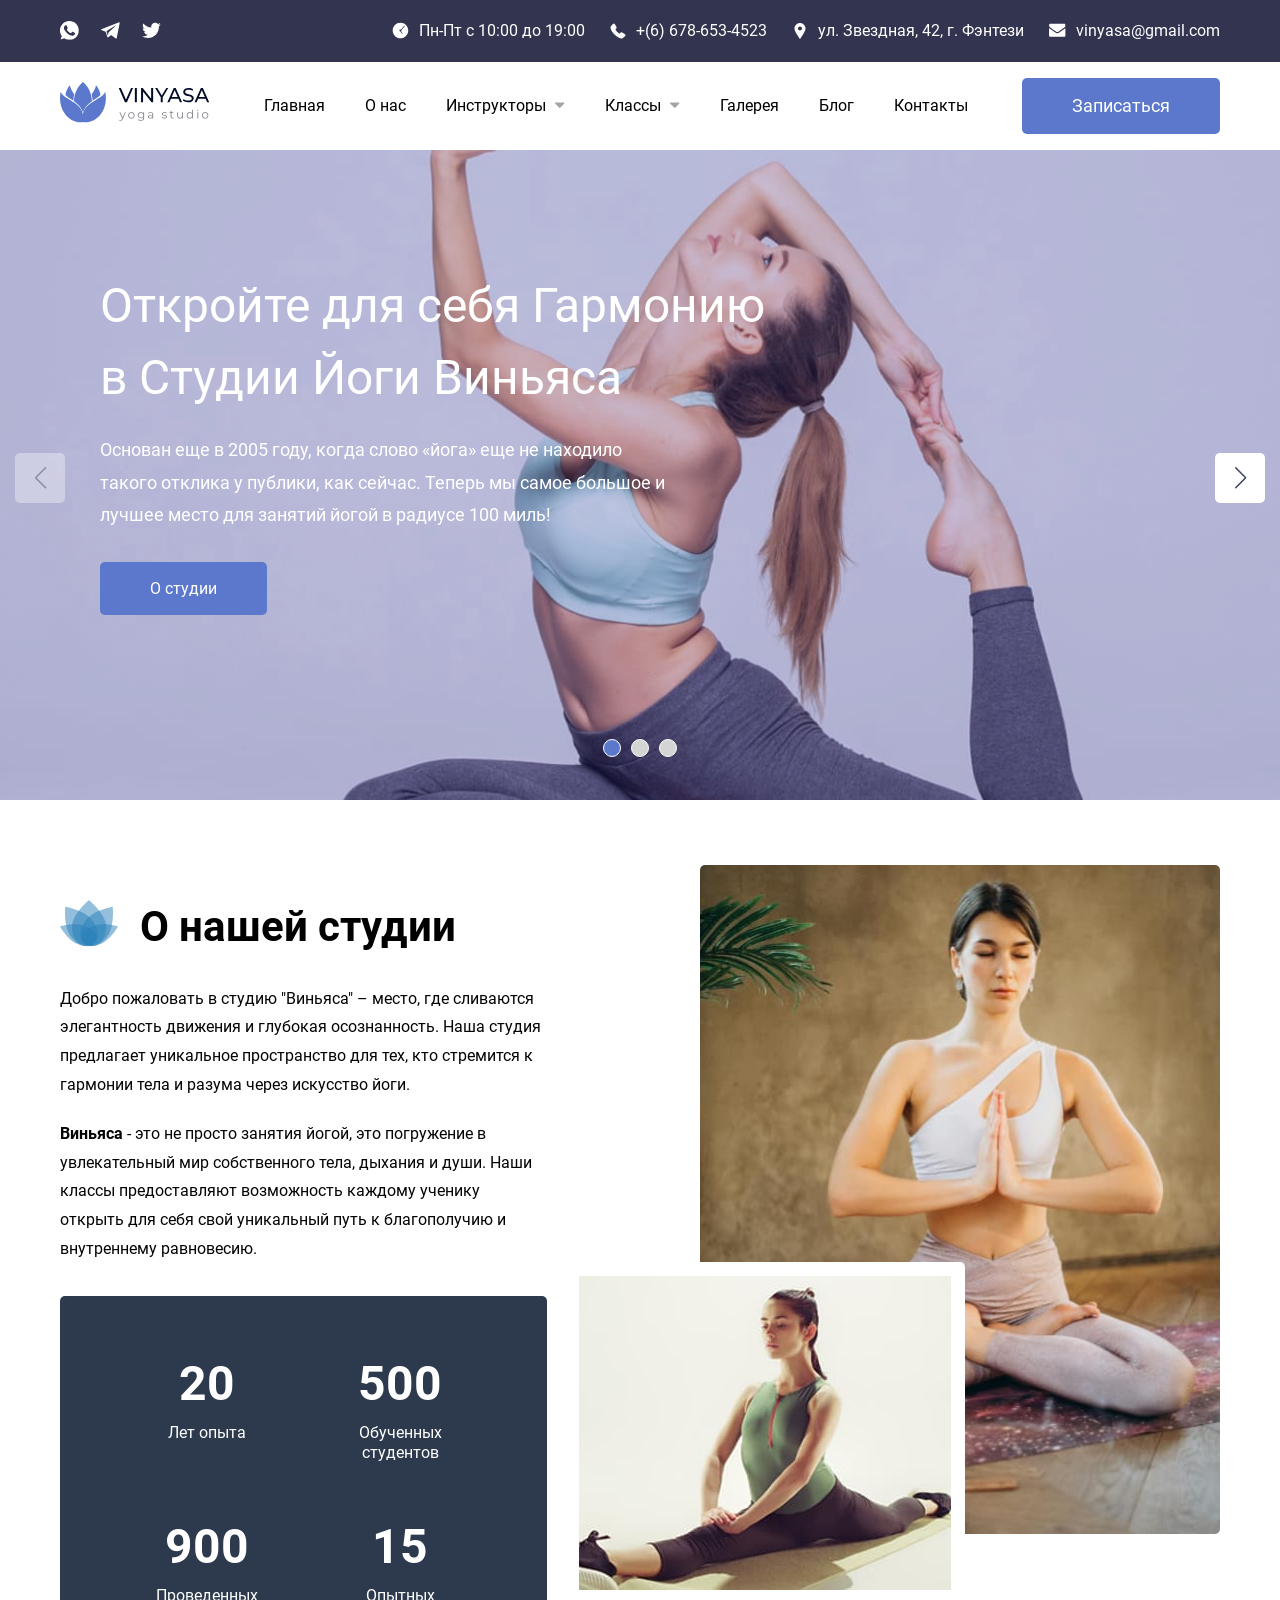
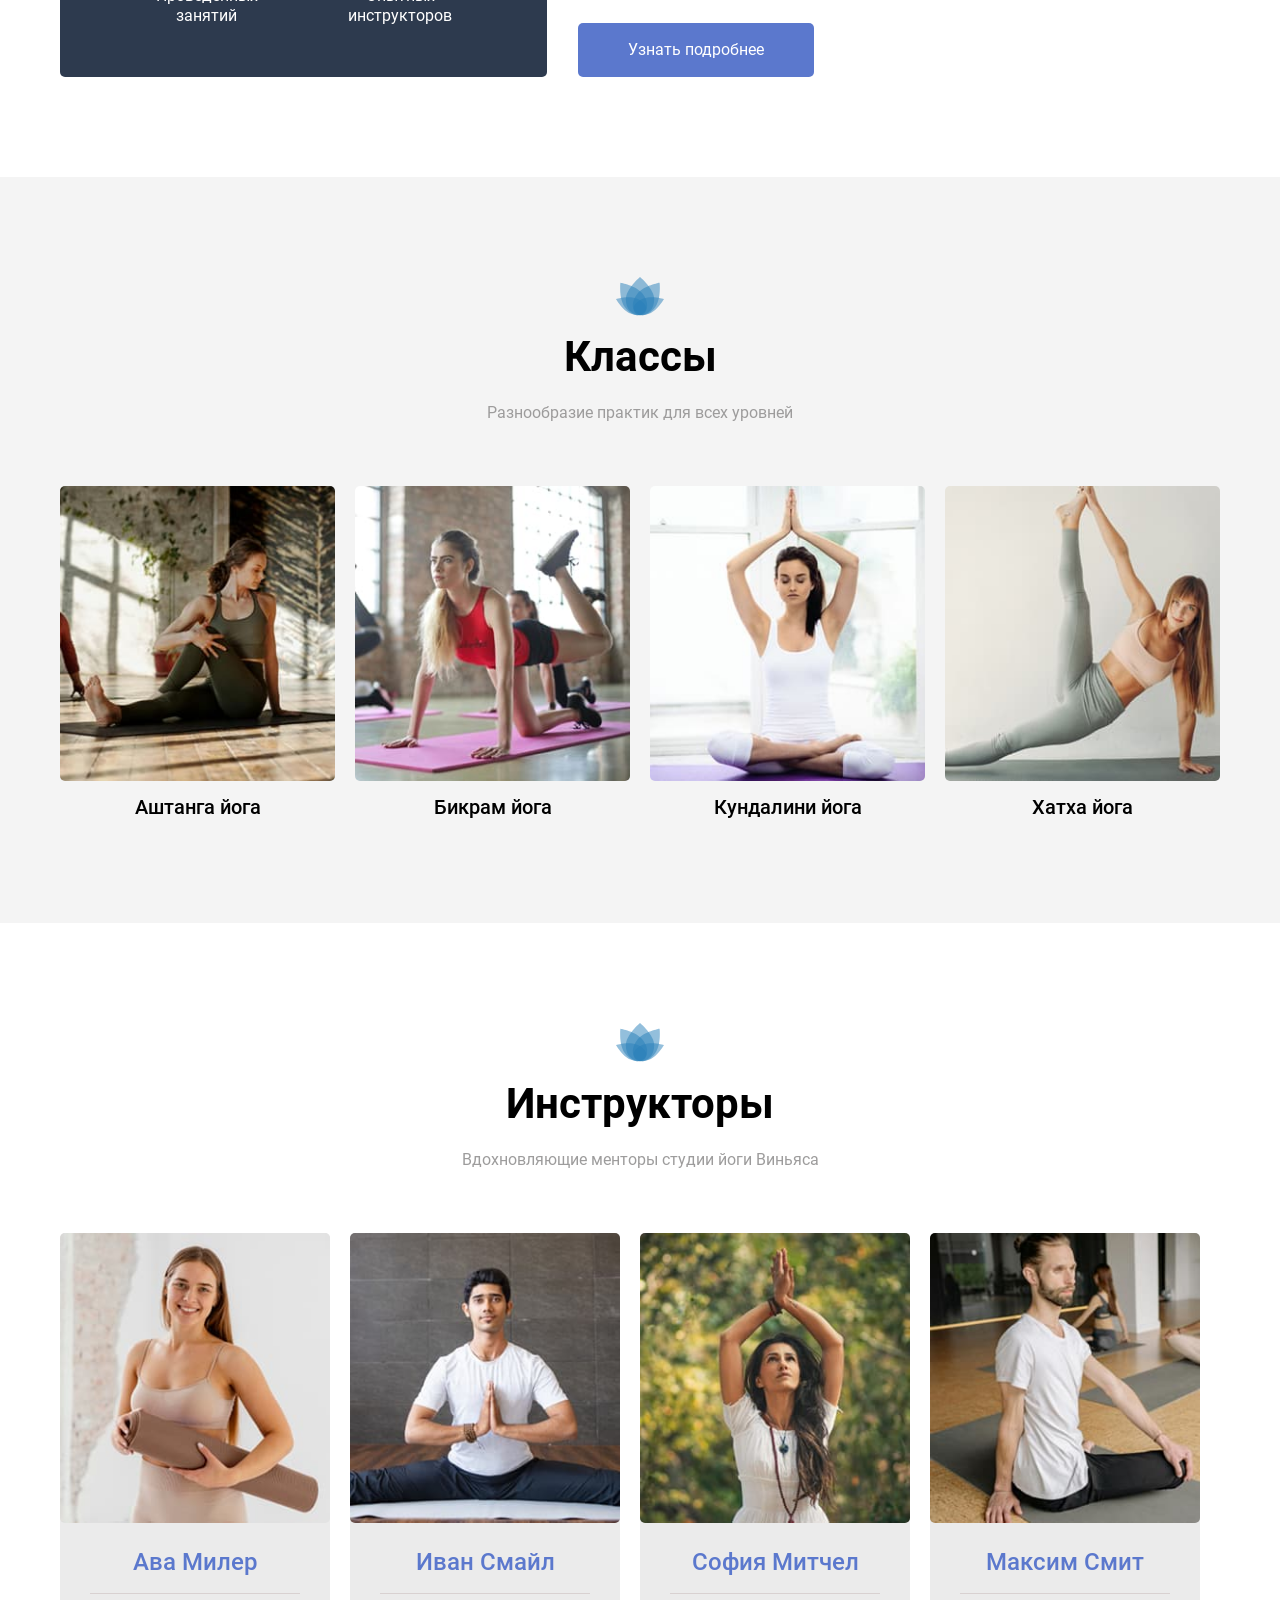
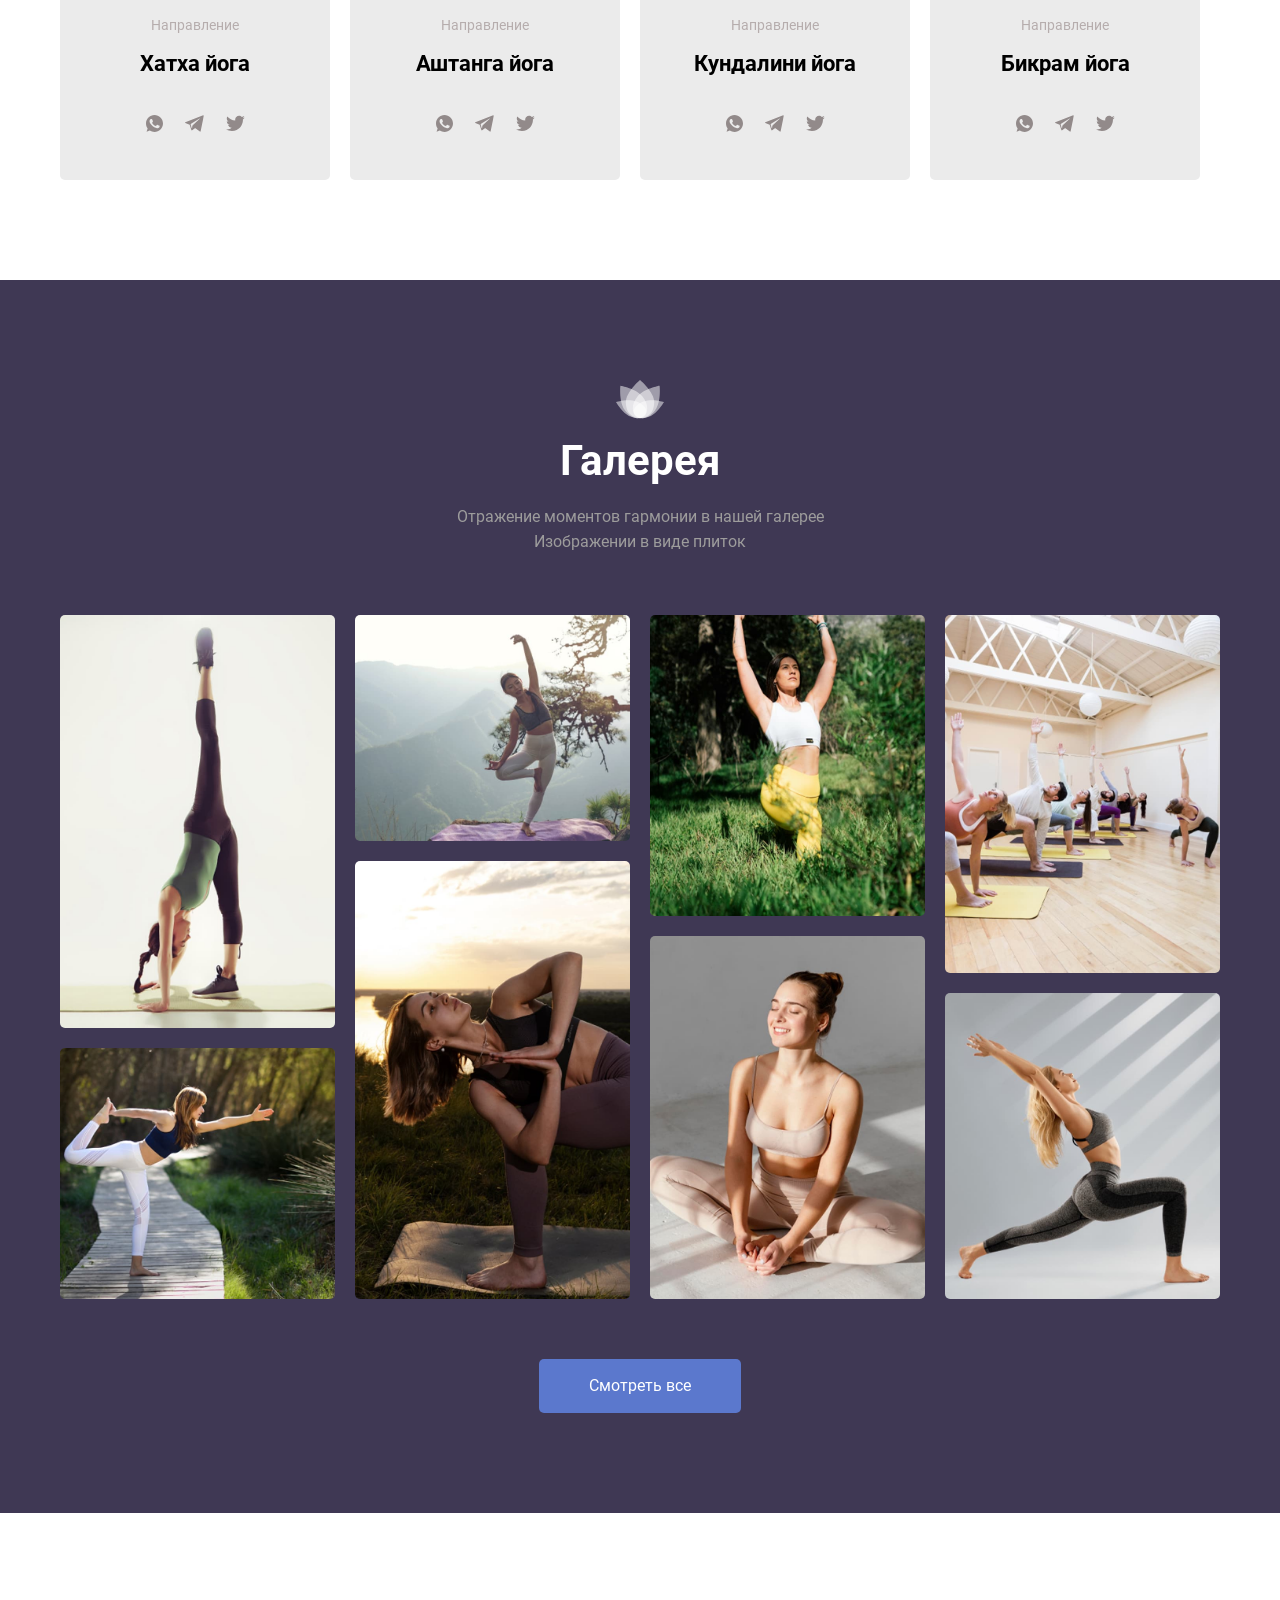
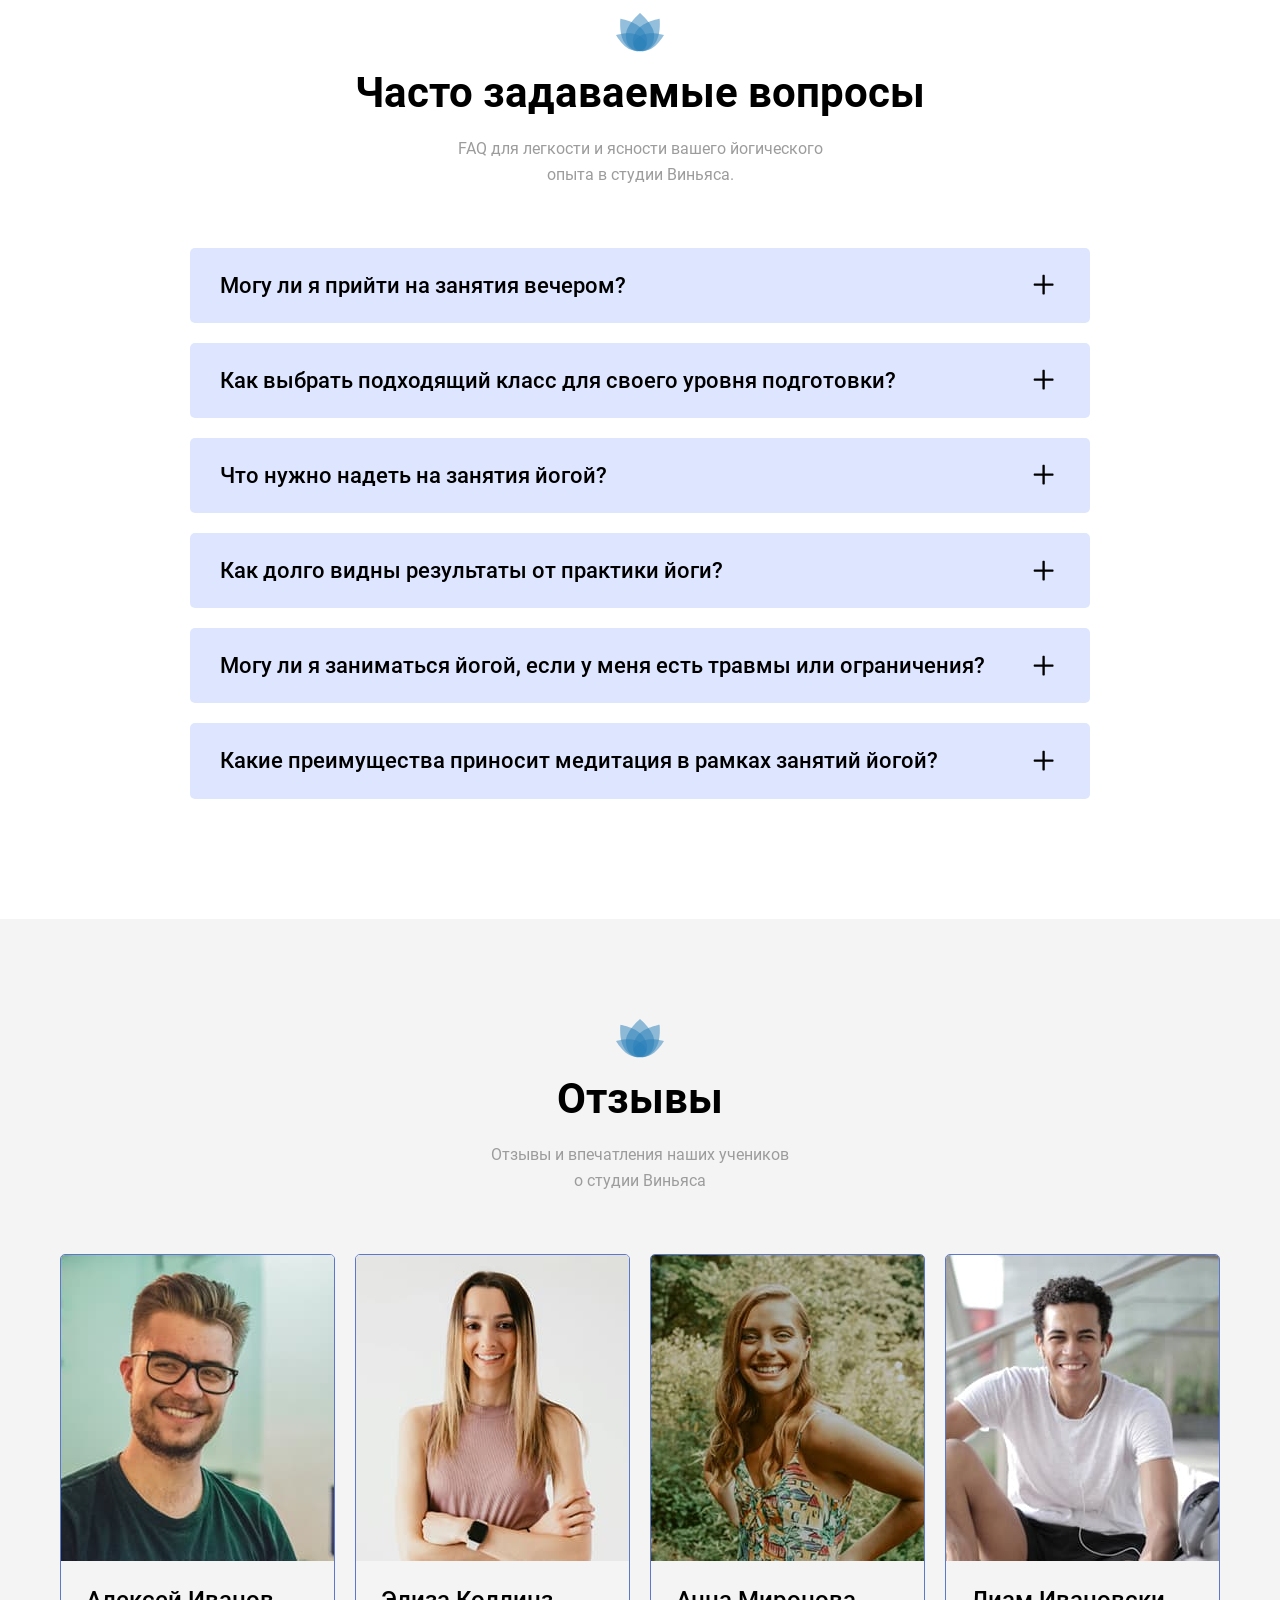
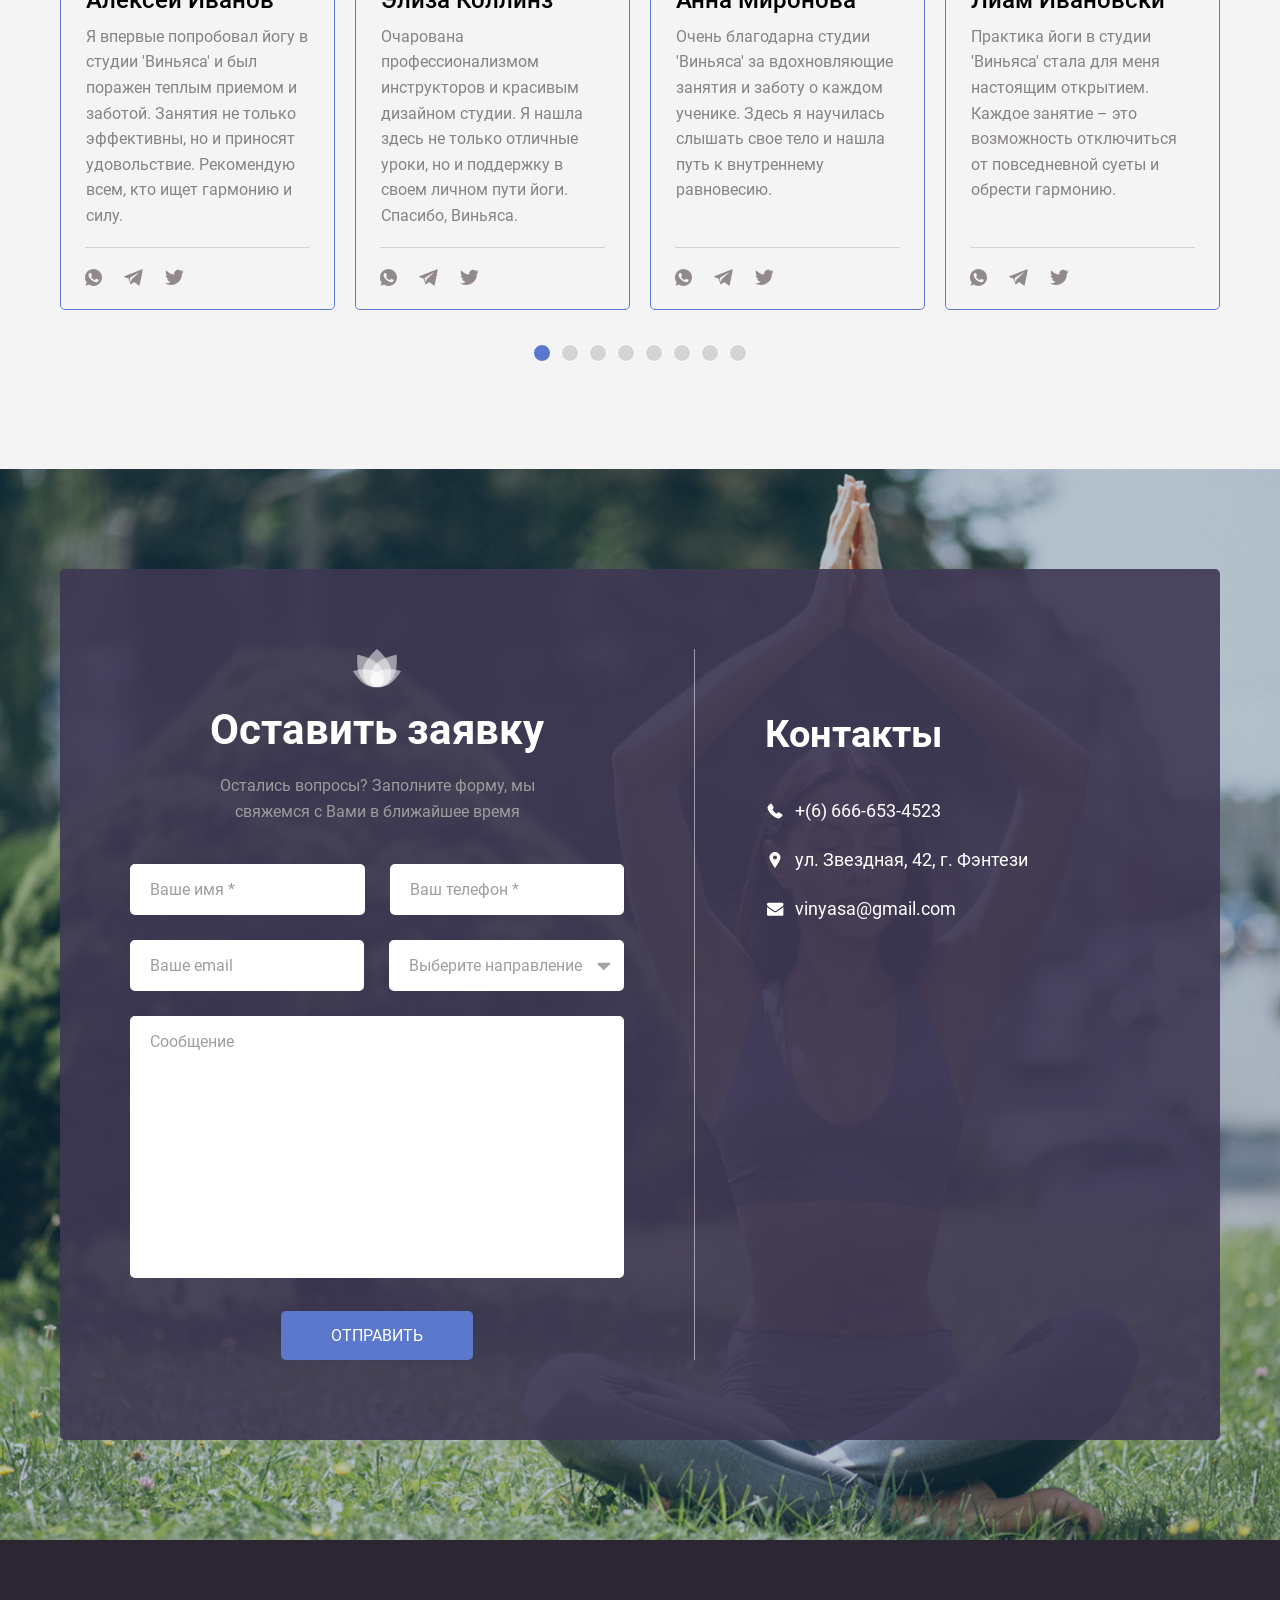
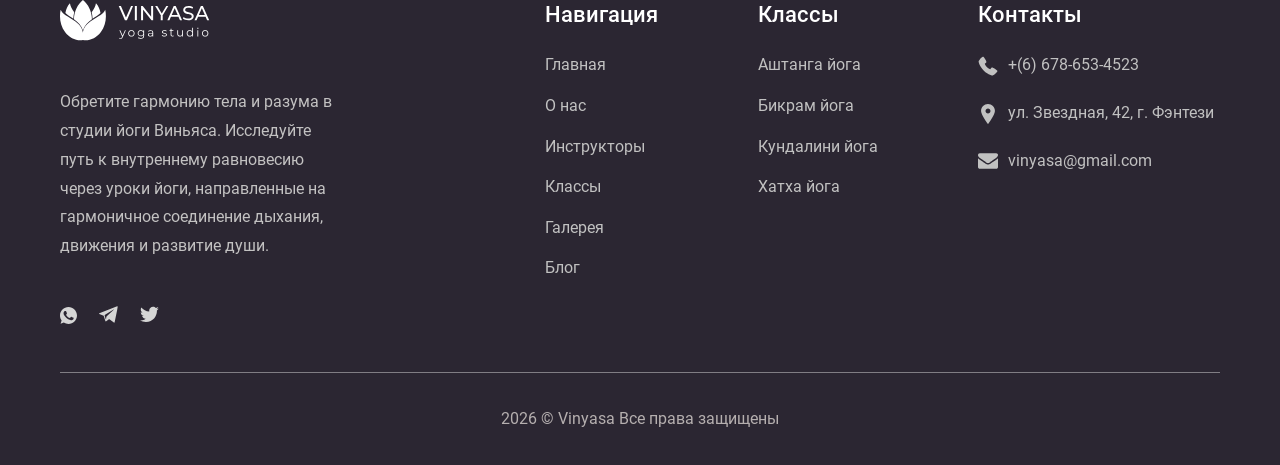
<file: index.html>
<!doctype html>
<html lang="ru">
  <head>
    <meta charset="UTF-8" />
    <meta http-equiv="X-UA-Compatible" content="IE=edge" />
    <meta
      name="viewport"
      content="width=device-width, initial-scale=1, maximum-scale=1"
    />

    <title>Vinyasa</title>
    <!-- Favicon -->
    <link rel="shortcut icon" href="images/favicon.png" type="image/x-icon" />
    <link rel="icon" href="images/favicon.png" type="image/x-icon" />
    <!-- Swiper -->
    <link rel="stylesheet" href="./css/swiper-bundle.min.css" />
    <!-- Fonts -->
    <link rel="stylesheet" href="css/font-awesome.min.css" />
    <!-- Magnific-popup -->
    <link rel="stylesheet" href="./css/magnific-popup.min.css" />
    <!-- Styles -->
    <link rel="stylesheet" href="css/main.css" />
  </head>
  <body>
    <!-- Header -->
    <header class="header">
      <div class="header-top">
        <div class="container">
          <div class="header-top-row">
            <div class="header-social">
              <a href="https://www.whatsapp.com" target="_blank">
                <img src="./images/header/whatsapp.svg" alt="Icon Whatsapp" />
              </a>
              <a href="https://web.telegram.org" target="_blank">
                <img src="./images/header/telegram.svg" alt="Icon Telegram" />
              </a>
              <a href="https://x.com/" target="_blank">
                <img src="./images/header/twitter.svg" alt="Icon Twitter" />
              </a>
            </div>
            <div class="header-info">
              <!-- Item #1 -->
              <div class="header-info-item">
                <span class="header-info-icon">
                  <img
                    src="./images/header/info-clock.svg"
                    alt="График работы"
                  />
                </span>
                <span class="header-info-text">Пн-Пт с 10:00 до 19:00</span>
              </div>
              <!-- Item #2 -->
              <a href="tel:+66666534523" class="header-info-item">
                <span class="header-info-icon">
                  <img
                    src="./images/header/info-phone.svg"
                    alt="Номер телефона"
                  />
                </span>
                <span class="header-info-text">+(6) 678-653-4523</span>
              </a>
              <!-- Item #3 -->
              <div class="header-info-item">
                <span class="header-info-icon">
                  <img src="./images/header/info-location.svg" alt="Адрес" />
                </span>
                <span class="header-info-text">
                  ул. Звездная, 42, г. Фэнтези
                </span>
              </div>
              <!-- Item #4 -->
              <div class="header-info-item">
                <span class="header-info-icon">
                  <img
                    src="./images/header/info-envelope.svg"
                    alt="Электронная почта"
                  />
                </span>
                <span class="header-info-text">vinyasa@gmail.com</span>
              </div>
            </div>
          </div>
        </div>
      </div>
      <div class="header-bottom">
        <div class="container">
          <div class="header-bottom-row">
            <div class="header-logo">
              <a href="./index.html">
                <img src="./images/header/logo-header.svg" alt="Логотип" />
              </a>
            </div>
            <nav class="menu-nav">
              <ul>
                <li class="menu-item">
                  <a href="./index.html">Главная</a>
                </li>
                <li class="menu-item">
                  <a href="about.html">О нас</a>
                </li>
                <li class="menu-item-has-children">
                  <a href="instructors.html">Инструкторы</a>
                  <ul class="sub-menu">
                    <li class="menu-item">
                      <a href="./instructors-single.html">Ава Милер</a>
                    </li>
                    <li class="menu-item">
                      <a href="./instructors-single.html">Иван Петров</a>
                    </li>
                    <li class="menu-item">
                      <a href="./instructors-single.html">София Митчелл</a>
                    </li>
                    <li class="menu-item">
                      <a href="./instructors-single.html">Максим Смит</a>
                    </li>
                  </ul>
                </li>
                <li class="menu-item menu-item-has-children">
                  <a href="./classes.html">Классы</a>
                  <ul class="sub-menu">
                    <li class="menu-item">
                      <a href="./classes-single.html">Аштанга йога</a>
                    </li>
                    <li class="menu-item">
                      <a href="./classes-single.html">Бикрам йога</a>
                    </li>
                    <li class="menu-item">
                      <a href="./classes-single.html">Кундалини йога</a>
                    </li>
                    <li class="menu-item">
                      <a href="./classes-single.html">Хатха йога</a>
                    </li>
                  </ul>
                </li>
                <li class="menu-item">
                  <a href="./gallery.html">Галерея</a>
                </li>
                <li class="menu-item">
                  <a href="./blog.html">Блог</a>
                </li>
                <li class="menu-item">
                  <a href="#contacts">Контакты</a>
                </li>
              </ul>
            </nav>
            <div class="header-btn">
              <a
                class="magnific-inline"
                href="#modal-form"
                data-effect="mfp-3d-unfold"
              >
                Записаться
              </a>
            </div>
            <div class="hamburger">
              <i class="fa fa-bars" aria-hidden="true"></i>
            </div>
          </div>
        </div>
      </div>
      <!-- Header Mobile menu -->
      <div class="header-mobile">
        <div class="header-mobile-head">
          <div class="header-mobile-logo">
            <a href="/">
              <img src="./images/footer/footer-logo.svg" alt="Логотип" />
            </a>
          </div>
          <div class="header-mobile-close">
            <i class="fa fa-times" aria-hidden="true"></i>
          </div>
        </div>
        <div class="header-mobile-wrap">
          <div class="header-mobile-top">
            <div class="header-mobile-social">
              <a href="https://www.whatsapp.com" target="_blank">
                <img src="./images/header/whatsapp.svg" alt="Icon Whatsapp" />
              </a>
              <a href="https://web.telegram.org" target="_blank">
                <img src="./images/header/telegram.svg" alt="Icon Telegram" />
              </a>
              <a href="https://x.com/" target="_blank">
                <img src="./images/header/twitter.svg" alt="Icon Twitter" />
              </a>
            </div>
            <div class="header-mobile-info">
              <!-- Item #1 -->
              <div class="header-info-item">
                <span class="header-info-icon">
                  <img
                    src="./images/header/info-clock.svg"
                    alt="График работы"
                  />
                </span>
                <span class="header-info-text">Пн-Пт с 10:00 до 19:00</span>
              </div>
              <!-- Item #2 -->
              <a href="tel:+66666534523" class="header-info-item">
                <span class="header-info-icon">
                  <img
                    src="./images/header/info-phone.svg"
                    alt="Номер телефона"
                  />
                </span>
                <span class="header-info-text">+(6) 678-653-4523</span>
              </a>
              <!-- Item #3 -->
              <div class="header-info-item">
                <span class="header-info-icon">
                  <img src="./images/header/info-location.svg" alt="Адрес" />
                </span>
                <span class="header-info-text">
                  ул. Звездная, 42, г. Фэнтези
                </span>
              </div>
              <!-- Item #4 -->
              <div class="header-info-item">
                <span class="header-info-icon">
                  <img
                    src="./images/header/info-envelope.svg"
                    alt="Электронная почта"
                  />
                </span>
                <span class="header-info-text">vinyasa@gmail.com</span>
              </div>
            </div>
          </div>

          <nav class="menu-mobile-nav">
            <ul>
              <li class="menu-item">
                <a href="./index.html">Главная</a>
              </li>
              <li class="menu-item">
                <a href="./about.html">О нас</a>
              </li>
              <li class="menu-item-has-children">
                <a href="./instructors.html">Инструкторы</a>
                <ul class="sub-menu">
                  <li class="menu-item">
                    <a href="./instructors-single.html">Ава Милер</a>
                  </li>
                  <li class="menu-item">
                    <a href="./instructors-single.html">Иван Петров</a>
                  </li>
                  <li class="menu-item">
                    <a href="./instructors-single.html">София Митчелл</a>
                  </li>
                  <li class="menu-item">
                    <a href="./instructors-single.html">Максим Смит</a>
                  </li>
                </ul>
                <span class="open-submenu">
                  <img src="./images/header/caret.svg" alt="Иконка стрелки" />
                </span>
              </li>
              <li class="menu-item menu-item-has-children">
                <a href="./classes.html">Классы</a>
                <ul class="sub-menu">
                  <li class="menu-item">
                    <a href="./classes-single.html">Аштанга йога</a>
                  </li>
                  <li class="menu-item">
                    <a href="./classes-single.html">Бикрам йога</a>
                  </li>
                  <li class="menu-item">
                    <a href="./classes-single.html">Кундалини йога</a>
                  </li>
                  <li class="menu-item">
                    <a href="./classes-single.html">Хатха йога</a>
                  </li>
                </ul>
                <span class="open-submenu">
                  <img src="./images/header/caret.svg" alt="Иконка стрелки" />
                </span>
              </li>
              <li class="menu-item">
                <a href="./gallery.html">Галерея</a>
              </li>
              <li class="menu-item">
                <a href="./blog.html">Блог</a>
              </li>
              <li class="menu-item">
                <a href="#contacts">Контакты</a>
              </li>
            </ul>
          </nav>
          <div class="header-mobile-btn">
            <a
              class="magnific-inline"
              href="#modal-form"
              data-effect="mfp-3d-unfold"
            >
              Записаться
            </a>
          </div>
        </div>
      </div>
    </header>
    <!-- Scroll up -->
    <div class="scroll-arrow-up">
      <img src="./images/scrollup/icon-scrollup.svg" alt="Стрелка вверх" />
    </div>

    <!-- Modal form -->
    <div class="modal-form-wrap mfp-hide mfp-with-anim" id="modal-form">
      <div class="modal-form-head">
        <div class="modal-logo">
          <img src="./images/header/logo-header.svg" alt="Логотип Vinyasa" />
        </div>
        <div class="modal-close">
          <img src="./images/modal/modal-close.svg" alt="Кнопка закрыть окно" />
        </div>
      </div>
      <div class="modal-body">
        <h4 class="modal-title">Записаться на занятие</h4>
        <form>
          <p>
            <input type="text" placeholder="Ваше имя*" required />
          </p>
          <p>
            <input type="tel" placeholder="Ваше телефон*" required />
          </p>
          <p>
            <button class="button">Отправить</button>
          </p>
        </form>
      </div>
    </div>

    <main class="main">
      <!-- Banner -->
      <section class="banner-wrap">
        <div class="swiper swiper-banner">
          <div class="swiper-wrapper">
            <!-- Slide #1 -->
            <div class="swiper-slide">
              <div
                class="banner-item"
                style="background-image: url('./images/banner/banner-1.jpg')"
              >
                <div class="container">
                  <h2 class="banner-title">
                    Откройте для себя Гармонию
                    <br />
                    в Студии Йоги Виньяса
                  </h2>
                  <div class="banner-desc">
                    <p>
                      Основан еще в 2005 году, когда слово «йога» еще не
                      находило такого отклика у публики, как сейчас. Теперь мы
                      самое большое и лучшее место для занятий йогой в радиусе
                      100 миль!
                    </p>
                  </div>
                  <div class="banner-btn">
                    <a class="button" href="./about.html">О студии</a>
                  </div>
                </div>
              </div>
            </div>
            <!-- Slide #2 -->
            <div class="swiper-slide">
              <div
                class="banner-item"
                style="background-image: url('./images/banner/banner-2.jpg')"
              >
                <div class="container">
                  <h2 class="banner-title">
                    Погрузитесь в искусство
                    <br />
                    йоги с Виньясой
                  </h2>
                  <div class="banner-desc">
                    <p>
                      Откройте для себя глубины йогической практики с Виньясой –
                      искусством, которое сплетает движение и дыхание в
                      гармоничное единство. На нашем сайте вы найдете уроки,
                      вдохновляющие стать более гибкими, сильными и спокойными.
                      Давайте вместе отправимся в путешествие к гармонии тела,
                      ума и души.
                    </p>
                  </div>
                  <div class="banner-btn">
                    <a class="button" href="./about.html">О студии</a>
                  </div>
                </div>
              </div>
            </div>
            <!-- Slide #3 -->
            <div class="swiper-slide">
              <div
                class="banner-item"
                style="background-image: url('./images/banner/banner-3.jpg')"
              >
                <div class="container">
                  <h2 class="banner-title">
                    Находите Гармонию
                    <br />
                    в Движении
                  </h2>
                  <div class="banner-desc">
                    <p>
                      Откройте для себя искусство гармонии с Виньяса йогой. Наши
                      уроки помогут вам раскрыть свой потенциал, развить
                      гибкость и силу тела, а также обрести внутреннюю гармонию
                      и спокойствие ума. Присоединяйтесь к нам на пути к
                      здоровью и благополучию!
                    </p>
                  </div>
                  <div class="banner-btn">
                    <a class="button" href="./about.html">О студии</a>
                  </div>
                </div>
              </div>
            </div>
          </div>
          <div class="swiper-pagination"></div>

          <div class="swiper-button-prev"></div>
          <div class="swiper-button-next"></div>
        </div>
      </section>
      <!-- About -->
      <section class="about-wrap p-100">
        <div class="container">
          <div class="about-row">
            <div class="about-left">
              <div class="title-row">
                <span class="title-icon">
                  <img src="./images/about/title-icon.svg" alt="Логотип" />
                </span>
                <h2 class="title-text">О нашей студии</h2>
              </div>
              <div class="about-desc">
                <p>
                  Добро пожаловать в студию "Виньяса" – место, где сливаются
                  элегантность движения и глубокая осознанность. Наша студия
                  предлагает уникальное пространство для тех, кто стремится к
                  гармонии тела и разума через искусство йоги.
                </p>
                <p>
                  <strong>Виньяса</strong>
                  - это не просто занятия йогой, это погружение в увлекательный
                  мир собственного тела, дыхания и души. Наши классы
                  предоставляют возможность каждому ученику открыть для себя
                  свой уникальный путь к благополучию и внутреннему равновесию.
                </p>
              </div>
              <div class="about-numbers">
                <div class="numbers-item">
                  <div class="numbers-title">20</div>
                  <div class="numbers-subtitle">Лет опыта</div>
                </div>
                <div class="numbers-item">
                  <div class="numbers-title">500</div>
                  <div class="numbers-subtitle">
                    Обученных
                    <br />
                    студентов
                  </div>
                </div>
                <div class="numbers-item">
                  <div class="numbers-title">900</div>
                  <div class="numbers-subtitle">
                    Проведенных
                    <br />
                    занятий
                  </div>
                </div>
                <div class="numbers-item">
                  <div class="numbers-title">15</div>
                  <div class="numbers-subtitle">
                    Опытных
                    <br />
                    инструкторов
                  </div>
                </div>
              </div>
            </div>
            <div class="about-right">
              <div class="about-image-wrap">
                <div class="about-image-1">
                  <img
                    src="./images/about/about-1.jpg"
                    alt="Девушка медитирует"
                  />
                </div>
                <div class="about-image-2">
                  <img
                    src="./images/about/about-2.jpg"
                    alt="Девушка занимается йогой"
                  />
                </div>
                <div class="about-btn">
                  <a class="button" href="">Узнать подробнее</a>
                </div>
              </div>
            </div>
          </div>
        </div>
      </section>
      <!-- Classes -->
      <section class="classes-wrap p-100 bg-gray">
        <div class="container">
          <div class="title-column">
            <span class="title-icon">
              <img src="./images/about/title-icon.svg" alt="Логотип" />
            </span>
            <h2 class="title-text">Классы</h2>
            <div class="title-desc">Разнообразие практик для всех уровней</div>
          </div>
          <div class="classes-row">
            <!-- Card #1 -->
            <div class="classes-item">
              <div class="classes-thumb">
                <a href="classes-single.html" target="_blank">
                  <img
                    src="./images/classes/classes-1.jpg"
                    alt="Аштанга йога"
                  />
                </a>
              </div>
              <h4 class="classes-title">
                <a href="classes-single.html">Аштанга йога</a>
              </h4>
            </div>
            <!-- Card #2 -->
            <div class="classes-item">
              <div class="classes-thumb">
                <a href="classes-single.html" target="_blank">
                  <img src="./images/classes/classes-2.jpg" alt="Бикрам йога" />
                </a>
              </div>
              <h4 class="classes-title">
                <a href="classes-single.html">Бикрам йога</a>
              </h4>
            </div>
            <!-- Card #3 -->
            <div class="classes-item">
              <div class="classes-thumb">
                <a href="classes-single.html" target="_blank">
                  <img
                    src="./images/classes/classes-3.jpg"
                    alt="Кундалини йога"
                  />
                </a>
              </div>
              <h4 class="classes-title">
                <a href="classes-single.html">Кундалини йога</a>
              </h4>
            </div>
            <!-- Card #4 -->
            <div class="classes-item">
              <div class="classes-thumb">
                <a href="classes-single.html" target="_blank">
                  <img src="./images/classes/classes-4.jpg" alt="Хатха йога" />
                </a>
              </div>
              <h4 class="classes-title">
                <a href="classes-single.html">Хатха йога</a>
              </h4>
            </div>
          </div>
        </div>
      </section>
      <!-- Instructors -->
      <section class="instructors-wrap p-100">
        <div class="container">
          <div class="title-column">
            <span class="title-icon">
              <img src="./images/about/title-icon.svg" alt="Логотип" />
            </span>
            <h2 class="title-text">Инструкторы</h2>
            <div class="title-desc">
              Вдохновляющие менторы студии йоги Виньяса
            </div>
          </div>
          <div class="instructors-row">
            <!-- Instructor #1 -->
            <div class="instructors-item">
              <div class="instructors-thumb">
                <a href="instructors-single.html" target="_blank">
                  <img
                    src="./images/instructors/instructors-1.jpg"
                    alt="Инструктор Ава Милер"
                  />
                </a>
              </div>
              <div class="instructors-body">
                <h4 class="instructors-title">
                  <a href="instructors-single.html" target="_blank">
                    Ава Милер
                  </a>
                </h4>
                <div class="instructors-spec-title">Направление</div>
                <div class="instructors-spec">Хатха йога</div>
                <div class="instructors-social">
                  <a href="https://www.whatsapp.com" target="_blank">
                    <img
                      src="./images/instructors/social-whatsapp.svg"
                      alt="Icon Whatsapp"
                    />
                  </a>
                  <a href="https://web.telegram.org" target="_blank">
                    <img
                      src="./images/instructors/social-telegram.svg"
                      alt="Icon Telegram"
                    />
                  </a>
                  <a href="https://x.com/" target="_blank">
                    <img
                      src="./images/instructors/social-twitter.svg"
                      alt="Icon Twitter"
                    />
                  </a>
                </div>
              </div>
            </div>
            <!-- Instructor #2 -->
            <div class="instructors-item">
              <div class="instructors-thumb">
                <a href="instructors-single.html" target="_blank">
                  <img
                    src="./images/instructors/instructors-2.jpg"
                    alt="Инструктор Иван Смайл"
                  />
                </a>
              </div>
              <div class="instructors-body">
                <h4 class="instructors-title">
                  <a href="instructors-single.html" target="_blank">
                    Иван Смайл
                  </a>
                </h4>
                <div class="instructors-spec-title">Направление</div>
                <div class="instructors-spec">Аштанга йога</div>
                <div class="instructors-social">
                  <a href="https://www.whatsapp.com" target="_blank">
                    <img
                      src="./images/instructors/social-whatsapp.svg"
                      alt="Icon Whatsapp"
                    />
                  </a>
                  <a href="https://web.telegram.org" target="_blank">
                    <img
                      src="./images/instructors/social-telegram.svg"
                      alt="Icon Telegram"
                    />
                  </a>
                  <a href="https://x.com/" target="_blank">
                    <img
                      src="./images/instructors/social-twitter.svg"
                      alt="Icon Twitter"
                    />
                  </a>
                </div>
              </div>
            </div>
            <!-- Instructor #3 -->
            <div class="instructors-item">
              <div class="instructors-thumb">
                <a href="instructors-single.html" target="_blank">
                  <img
                    src="./images/instructors/instructors-3.jpg"
                    alt="Инструктор София Митчел"
                  />
                </a>
              </div>
              <div class="instructors-body">
                <h4 class="instructors-title">
                  <a href="instructors-single.html" target="_blank">
                    София Митчел
                  </a>
                </h4>
                <div class="instructors-spec-title">Направление</div>
                <div class="instructors-spec">Кундалини йога</div>
                <div class="instructors-social">
                  <a href="https://www.whatsapp.com" target="_blank">
                    <img
                      src="./images/instructors/social-whatsapp.svg"
                      alt="Icon Whatsapp"
                    />
                  </a>
                  <a href="https://web.telegram.org" target="_blank">
                    <img
                      src="./images/instructors/social-telegram.svg"
                      alt="Icon Telegram"
                    />
                  </a>
                  <a href="https://x.com/" target="_blank">
                    <img
                      src="./images/instructors/social-twitter.svg"
                      alt="Icon Twitter"
                    />
                  </a>
                </div>
              </div>
            </div>
            <!-- Instructor #4 -->
            <div class="instructors-item">
              <div class="instructors-thumb">
                <a href="instructors-single.html" target="_blank">
                  <img
                    src="./images/instructors/instructors-4.jpg"
                    alt="Инструктор Максим Смит"
                  />
                </a>
              </div>
              <div class="instructors-body">
                <h4 class="instructors-title">
                  <a href="instructors-single.html" target="_blank">
                    Максим Смит
                  </a>
                </h4>
                <div class="instructors-spec-title">Направление</div>
                <div class="instructors-spec">Бикрам йога</div>
                <div class="instructors-social">
                  <a href="https://www.whatsapp.com" target="_blank">
                    <img
                      src="./images/instructors/social-whatsapp.svg"
                      alt="Icon Whatsapp"
                    />
                  </a>
                  <a href="https://web.telegram.org" target="_blank">
                    <img
                      src="./images/instructors/social-telegram.svg"
                      alt="Icon Telegram"
                    />
                  </a>
                  <a href="https://x.com/" target="_blank">
                    <img
                      src="./images/instructors/social-twitter.svg"
                      alt="Icon Twitter"
                    />
                  </a>
                </div>
              </div>
            </div>
          </div>
        </div>
      </section>
      <!-- Gallery -->
      <section class="gallery-wrap p-100">
        <div class="container">
          <div class="title-column title-white">
            <span class="title-icon">
              <img src="./images/gallery/title-icon-white.svg" alt="Логотип" />
            </span>
            <h2 class="title-text">Галерея</h2>
            <div class="title-desc">
              Отражение моментов гармонии в нашей галерее
              <br />
              Изображении в виде плиток
            </div>
          </div>

          <div class="grid">
            <div class="grid-sizer"></div>
            <!-- Image #1 -->
            <div class="grid-item">
              <a href="./images/gallery/gallery-1.jpg" class="magnific-image">
                <img src="./images/gallery/gallery-1.jpg" alt="Галерея" />
              </a>
            </div>
            <!-- Image #2 -->
            <div class="grid-item">
              <a href="./images/gallery/gallery-2.jpg" class="magnific-image">
                <img src="./images/gallery/gallery-2.jpg" alt="Галерея" />
              </a>
            </div>
            <!-- Image #3 -->
            <div class="grid-item">
              <a href="./images/gallery/gallery-3.jpg" class="magnific-image">
                <img src="./images/gallery/gallery-3.jpg" alt="Галерея" />
              </a>
            </div>
            <!-- Image #4 -->
            <div class="grid-item">
              <a href="./images/gallery/gallery-4.jpg" class="magnific-image">
                <img src="./images/gallery/gallery-4.jpg" alt="Галерея" />
              </a>
            </div>

            <!-- Image #6 -->
            <div class="grid-item">
              <a href="./images/gallery/gallery-6.jpg" class="magnific-image">
                <img src="./images/gallery/gallery-6.jpg" alt="Галерея" />
              </a>
            </div>
            <!-- Image #7 -->
            <div class="grid-item">
              <a href="./images/gallery/gallery-7.jpg" class="magnific-image">
                <img src="./images/gallery/gallery-7.jpg" alt="Галерея" />
              </a>
            </div>
            <!-- Image #8 -->
            <div class="grid-item">
              <a href="./images/gallery/gallery-8.jpg" class="magnific-image">
                <img src="./images/gallery/gallery-8.jpg" alt="Галерея" />
              </a>
            </div>
            <!-- Image #5 -->
            <div class="grid-item">
              <a href="./images/gallery/gallery-5.jpg" class="magnific-image">
                <img src="./images/gallery/gallery-5.jpg" alt="Галерея" />
              </a>
            </div>
          </div>
          <div class="gallery-btn">
            <a class="button" href="gallery.html">Смотреть все</a>
          </div>
        </div>
      </section>
      <!-- FAQ -->
      <section class="faq-wrap p-100">
        <div class="container">
          <div class="title-column">
            <span class="title-icon">
              <img src="./images/about/title-icon.svg" alt="Логотип" />
            </span>
            <h2 class="title-text">Часто задаваемые вопросы</h2>
            <div class="title-desc">
              FAQ для легкости и ясности вашего йогического
              <br />
              опыта в студии Виньяса.
            </div>
          </div>
          <div class="faq-group">
            <!-- Item #1 -->
            <div class="faq-item">
              <div class="faq-question">
                Могу ли я прийти на занятия вечером?
              </div>
              <div class="faq-answer">
                <p>
                  Да, вы можете прийти на занятия вечером. По вечерам мы
                  предлагаем занятия хатха-йогой, аштанга-йогой и медитацией.
                  Приходите, мы будем рады вас видеть.
                </p>
              </div>
            </div>
            <!-- Item #2 -->
            <div class="faq-item">
              <div class="faq-question">
                Как выбрать подходящий класс для своего уровня подготовки?
              </div>
              <div class="faq-answer">
                <p>
                  Оцените свои знания и опыт, выбирайте класс с соответствующим
                  уровнем сложности. Начните с базового, постепенно переходите к
                  более продвинутым, учитывайте свои цели и интересы.
                </p>
              </div>
            </div>
            <!-- Item #3 -->
            <div class="faq-item">
              <div class="faq-question">Что нужно надеть на занятия йогой?</div>
              <div class="faq-answer">
                <p>
                  Выберите удобную одежду, обеспечивающую свободу движений.
                  Предпочтительны растяжимые ткани. Обувь не требуется, но
                  носите чистые носки.
                </p>
              </div>
            </div>
            <!-- Item #4 -->
            <div class="faq-item">
              <div class="faq-question">
                Как долго видны результаты от практики йоги?
              </div>
              <div class="faq-answer">
                <p>
                  Видимые результаты от практики йоги могут появиться через
                  несколько недель. Однако улучшение гибкости, силы и
                  психического благополучия может потребовать нескольких месяцев
                  регулярных занятий.
                </p>
              </div>
            </div>
            <!-- Item #5 -->
            <div class="faq-item">
              <div class="faq-question">
                Могу ли я заниматься йогой, если у меня есть травмы или
                ограничения?
              </div>
              <div class="faq-answer">
                <p>
                  Да, но с осторожностью. Перед началом занятий йогой
                  проконсультируйтесь с врачом, особенно при наличии травм или
                  ограничений. Выбирайте подходящий стиль йоги и сообщите
                  инструктору о своих ограничениях, чтобы адаптировать практику.
                </p>
              </div>
            </div>
            <!-- Item #6 -->
            <div class="faq-item">
              <div class="faq-question">
                Какие преимущества приносит медитация в рамках занятий йогой?
              </div>
              <div class="faq-answer">
                <p>
                  Медитация в рамках йоги способствует улучшению концентрации,
                  снижению стресса, укреплению эмоционального благополучия и
                  повышению осознанности. Это также способствует уравновешиванию
                  ума и улучшению общего физического и психического здоровья.
                </p>
              </div>
            </div>
          </div>
        </div>
      </section>
      <!-- Reviews -->
      <section class="reviews-wrap p-100 bg-gray">
        <div class="container">
          <div class="title-column">
            <span class="title-icon">
              <img src="./images/about/title-icon.svg" alt="Логотип" />
            </span>
            <h2 class="title-text">Отзывы</h2>
            <div class="title-desc">
              Отзывы и впечатления наших учеников
              <br />
              о студии Виньяса
            </div>
          </div>

          <div class="swiper swiper-reviews">
            <div class="swiper-wrapper">
              <!-- Slide #1 -->
              <div class="swiper-slide">
                <div class="reviews-item">
                  <div class="reviews-thumb">
                    <img
                      src="./images/reviews/reviews-1.jpg"
                      alt="Алексей Иванов"
                    />
                  </div>
                  <div class="reviews-body">
                    <h3 class="reviews-name">Алексей Иванов</h3>
                    <div class="reviews-text">
                      Я впервые попробовал йогу в студии 'Виньяса' и был поражен
                      теплым приемом и заботой. Занятия не только эффективны, но
                      и приносят удовольствие. Рекомендую всем, кто ищет
                      гармонию и силу.
                    </div>
                    <div class="reviews-social">
                      <a href="https://www.whatsapp.com" target="_blank">
                        <img
                          src="./images/instructors/social-whatsapp.svg"
                          alt="Icon Whatsapp"
                        />
                      </a>
                      <a href="https://web.telegram.org" target="_blank">
                        <img
                          src="./images/instructors/social-telegram.svg"
                          alt="Icon Telegram"
                        />
                      </a>
                      <a href="https://x.com/" target="_blank">
                        <img
                          src="./images/instructors/social-twitter.svg"
                          alt="Icon Twitter"
                        />
                      </a>
                    </div>
                  </div>
                </div>
              </div>
              <!-- Slide #2 -->
              <div class="swiper-slide">
                <div class="reviews-item">
                  <div class="reviews-thumb">
                    <img
                      src="./images/reviews/reviews-2.jpg"
                      alt="Алексей Иванов"
                    />
                  </div>
                  <div class="reviews-body">
                    <h3 class="reviews-name">Элиза Коллинз</h3>
                    <div class="reviews-text">
                      Очарована профессионализмом инструкторов и красивым
                      дизайном студии. Я нашла здесь не только отличные уроки,
                      но и поддержку в своем личном пути йоги. Спасибо, Виньяса.
                    </div>
                    <div class="reviews-social">
                      <a href="https://www.whatsapp.com" target="_blank">
                        <img
                          src="./images/instructors/social-whatsapp.svg"
                          alt="Icon Whatsapp"
                        />
                      </a>
                      <a href="https://web.telegram.org" target="_blank">
                        <img
                          src="./images/instructors/social-telegram.svg"
                          alt="Icon Telegram"
                        />
                      </a>
                      <a href="https://x.com/" target="_blank">
                        <img
                          src="./images/instructors/social-twitter.svg"
                          alt="Icon Twitter"
                        />
                      </a>
                    </div>
                  </div>
                </div>
              </div>
              <!-- Slide #3 -->
              <div class="swiper-slide">
                <div class="reviews-item">
                  <div class="reviews-thumb">
                    <img
                      src="./images/reviews/reviews-3.jpg"
                      alt="Алексей Иванов"
                    />
                  </div>
                  <div class="reviews-body">
                    <h3 class="reviews-name">Анна Миронова</h3>
                    <div class="reviews-text">
                      Очень благодарна студии 'Виньяса' за вдохновляющие занятия
                      и заботу о каждом ученике. Здесь я научилась слышать свое
                      тело и нашла путь к внутреннему равновесию.
                    </div>
                    <div class="reviews-social">
                      <a href="https://www.whatsapp.com" target="_blank">
                        <img
                          src="./images/instructors/social-whatsapp.svg"
                          alt="Icon Whatsapp"
                        />
                      </a>
                      <a href="https://web.telegram.org" target="_blank">
                        <img
                          src="./images/instructors/social-telegram.svg"
                          alt="Icon Telegram"
                        />
                      </a>
                      <a href="https://x.com/" target="_blank">
                        <img
                          src="./images/instructors/social-twitter.svg"
                          alt="Icon Twitter"
                        />
                      </a>
                    </div>
                  </div>
                </div>
              </div>
              <!-- Slide #4 -->
              <div class="swiper-slide">
                <div class="reviews-item">
                  <div class="reviews-thumb">
                    <img
                      src="./images/reviews/reviews-4.jpg"
                      alt="Алексей Иванов"
                    />
                  </div>
                  <div class="reviews-body">
                    <h3 class="reviews-name">Лиам Ивановски</h3>
                    <div class="reviews-text">
                      Практика йоги в студии 'Виньяса' стала для меня настоящим
                      открытием. Каждое занятие – это возможность отключиться от
                      повседневной суеты и обрести гармонию.
                    </div>
                    <div class="reviews-social">
                      <a href="https://www.whatsapp.com" target="_blank">
                        <img
                          src="./images/instructors/social-whatsapp.svg"
                          alt="Icon Whatsapp"
                        />
                      </a>
                      <a href="https://web.telegram.org" target="_blank">
                        <img
                          src="./images/instructors/social-telegram.svg"
                          alt="Icon Telegram"
                        />
                      </a>
                      <a href="https://x.com/" target="_blank">
                        <img
                          src="./images/instructors/social-twitter.svg"
                          alt="Icon Twitter"
                        />
                      </a>
                    </div>
                  </div>
                </div>
              </div>
              <!-- Slide #5 -->
              <div class="swiper-slide">
                <div class="reviews-item">
                  <div class="reviews-thumb">
                    <img
                      src="./images/reviews/reviews-1.jpg"
                      alt="Алексей Иванов"
                    />
                  </div>
                  <div class="reviews-body">
                    <h3 class="reviews-name">Алексей Иванов</h3>
                    <div class="reviews-text">
                      Я впервые попробовал йогу в студии 'Виньяса' и был поражен
                      теплым приемом и заботой. Занятия не только эффективны, но
                      и приносят удовольствие. Рекомендую всем, кто ищет
                      гармонию и силу.
                    </div>
                    <div class="reviews-social">
                      <a href="https://www.whatsapp.com" target="_blank">
                        <img
                          src="./images/instructors/social-whatsapp.svg"
                          alt="Icon Whatsapp"
                        />
                      </a>
                      <a href="https://web.telegram.org" target="_blank">
                        <img
                          src="./images/instructors/social-telegram.svg"
                          alt="Icon Telegram"
                        />
                      </a>
                      <a href="https://x.com/" target="_blank">
                        <img
                          src="./images/instructors/social-twitter.svg"
                          alt="Icon Twitter"
                        />
                      </a>
                    </div>
                  </div>
                </div>
              </div>
              <!-- Slide #6 -->
              <div class="swiper-slide">
                <div class="reviews-item">
                  <div class="reviews-thumb">
                    <img
                      src="./images/reviews/reviews-2.jpg"
                      alt="Алексей Иванов"
                    />
                  </div>
                  <div class="reviews-body">
                    <h3 class="reviews-name">Элиза Коллинз</h3>
                    <div class="reviews-text">
                      Очарована профессионализмом инструкторов и красивым
                      дизайном студии. Я нашла здесь не только отличные уроки,
                      но и поддержку в своем личном пути йоги. Спасибо, Виньяса.
                    </div>
                    <div class="reviews-social">
                      <a href="https://www.whatsapp.com" target="_blank">
                        <img
                          src="./images/instructors/social-whatsapp.svg"
                          alt="Icon Whatsapp"
                        />
                      </a>
                      <a href="https://web.telegram.org" target="_blank">
                        <img
                          src="./images/instructors/social-telegram.svg"
                          alt="Icon Telegram"
                        />
                      </a>
                      <a href="https://x.com/" target="_blank">
                        <img
                          src="./images/instructors/social-twitter.svg"
                          alt="Icon Twitter"
                        />
                      </a>
                    </div>
                  </div>
                </div>
              </div>
              <!-- Slide #7 -->
              <div class="swiper-slide">
                <div class="reviews-item">
                  <div class="reviews-thumb">
                    <img
                      src="./images/reviews/reviews-3.jpg"
                      alt="Алексей Иванов"
                    />
                  </div>
                  <div class="reviews-body">
                    <h3 class="reviews-name">Анна Миронова</h3>
                    <div class="reviews-text">
                      Очень благодарна студии 'Виньяса' за вдохновляющие занятия
                      и заботу о каждом ученике. Здесь я научилась слышать свое
                      тело и нашла путь к внутреннему равновесию.
                    </div>
                    <div class="reviews-social">
                      <a href="https://www.whatsapp.com" target="_blank">
                        <img
                          src="./images/instructors/social-whatsapp.svg"
                          alt="Icon Whatsapp"
                        />
                      </a>
                      <a href="https://web.telegram.org" target="_blank">
                        <img
                          src="./images/instructors/social-telegram.svg"
                          alt="Icon Telegram"
                        />
                      </a>
                      <a href="https://x.com/" target="_blank">
                        <img
                          src="./images/instructors/social-twitter.svg"
                          alt="Icon Twitter"
                        />
                      </a>
                    </div>
                  </div>
                </div>
              </div>
              <!-- Slide #8 -->
              <div class="swiper-slide">
                <div class="reviews-item">
                  <div class="reviews-thumb">
                    <img
                      src="./images/reviews/reviews-4.jpg"
                      alt="Алексей Иванов"
                    />
                  </div>
                  <div class="reviews-body">
                    <h3 class="reviews-name">Лиам Ивановски</h3>
                    <div class="reviews-text">
                      Практика йоги в студии 'Виньяса' стала для меня настоящим
                      открытием. Каждое занятие – это возможность отключиться от
                      повседневной суеты и обрести гармонию.
                    </div>
                    <div class="reviews-social">
                      <a href="https://www.whatsapp.com" target="_blank">
                        <img
                          src="./images/instructors/social-whatsapp.svg"
                          alt="Icon Whatsapp"
                        />
                      </a>
                      <a href="https://web.telegram.org" target="_blank">
                        <img
                          src="./images/instructors/social-telegram.svg"
                          alt="Icon Telegram"
                        />
                      </a>
                      <a href="https://x.com/" target="_blank">
                        <img
                          src="./images/instructors/social-twitter.svg"
                          alt="Icon Twitter"
                        />
                      </a>
                    </div>
                  </div>
                </div>
              </div>
            </div>

            <div class="swiper-pagination"></div>
          </div>
        </div>
      </section>
      <!-- Contacts -->
      <section
        id="contacts"
        class="contacts-wrap p-100"
        style="background-image: url('./images/contacts/contacts-bg.jpg')"
      >
        <div class="container">
          <div class="contacts-row">
            <!-- Left -->
            <div class="contacts-left">
              <div class="title-column title-white">
                <span class="title-icon">
                  <img
                    src="./images/gallery/title-icon-white.svg"
                    alt="Логотип"
                  />
                </span>
                <h2 class="title-text">Оставить заявку</h2>
                <div class="title-desc">
                  Остались вопросы? Заполните форму, мы
                  <br />
                  свяжемся с Вами в ближайшее время
                </div>
              </div>
              <form>
                <fieldset class="form-group">
                  <input
                    name="user-name"
                    type="text"
                    placeholder="Ваше имя *"
                    required
                  />
                  <input
                    name="user-tel"
                    type="tel"
                    placeholder="Ваш телефон *"
                    required
                  />
                </fieldset>
                <fieldset class="form-group">
                  <input
                    name="user-email"
                    type="email"
                    placeholder="Ваше email"
                  />
                  <select name="user-select">
                    <option disabled selected>Выберите направление</option>
                    <option>Аштанга йога</option>
                    <option>Бикрам йога</option>
                    <option>Кундалини йога</option>
                    <option>Хатха йога</option>
                  </select>
                </fieldset>
                <fieldset class="form-single">
                  <textarea
                    name="user-textarea"
                    cols="40"
                    rows="6"
                    placeholder="Сообщение"
                  ></textarea>
                </fieldset>
                <fieldset class="form-btn">
                  <button class="button">Отправить</button>
                </fieldset>
              </form>
            </div>
            <!-- Right -->
            <div class="contacts-right">
              <h3 class="contacts-title">Контакты</h3>
              <div class="contacts-info">
                <!-- Item #1 -->
                <div class="contacts-item">
                  <span class="contacts-icon">
                    <img
                      src="./images/header/info-phone.svg"
                      alt="Номер телефона"
                    />
                  </span>
                  <span class="contacts-phone">+(6) 666-653-4523</span>
                </div>
                <!-- Item #2 -->
                <div class="contacts-item">
                  <span class="contacts-icon">
                    <img src="./images/header/info-location.svg" alt="Адрес" />
                  </span>
                  <span class="contacts-phone">
                    ул. Звездная, 42, г. Фэнтези
                  </span>
                </div>
                <!-- Item #3 -->
                <div class="contacts-item">
                  <span class="contacts-icon">
                    <img
                      src="./images/header/info-envelope.svg"
                      alt="Электронная почта"
                    />
                  </span>
                  <span class="contacts-phone">vinyasa@gmail.com</span>
                </div>
              </div>
              <div class="contacts-map">
                <iframe
                  src="https://www.google.com/maps/embed?pb=!1m18!1m12!1m3!1d10891.394050026835!2d31.96200728416441!3d46.964666330862634!2m3!1f0!2f0!3f0!3m2!1i1024!2i768!4f13.1!3m3!1m2!1s0x40c5c9d0ba195e65%3A0x35e7f2eaa046a5e5!2z0JnQvtCz0LAg0KLQsNC90LXRhi4g0JXQu9C10L3QsCDQoNC-0LzQsNC90L7QstCw!5e0!3m2!1sru!2sua!4v1782320549477!5m2!1sru!2sua"
                  width="358"
                  height="319"
                  style="border: 0"
                  allowfullscreen=""
                  loading="lazy"
                  referrerpolicy="strict-origin-when-cross-origin"
                ></iframe>
              </div>
            </div>
          </div>
        </div>
      </section>
    </main>
    <!-- Footer -->
    <footer class="footer">
      <div class="container">
        <div class="footer-row">
          <!-- Left -->
          <div class="footer-left">
            <div class="footer-logo">
              <a href="/">
                <img src="./images/footer/footer-logo.svg" alt="Логотип" />
              </a>
            </div>
            <div class="footer-desc">
              <p>
                Обретите гармонию тела и разума в студии йоги Виньяса.
                Исследуйте путь к внутреннему равновесию через уроки йоги,
                направленные на гармоничное соединение дыхания, движения и
                развитие души.
              </p>
            </div>
            <div class="footer-social">
              <a href="https://www.whatsapp.com" target="_blank">
                <img
                  src="./images/footer/social-whatsapp.svg"
                  alt="Icon Whatsapp"
                />
              </a>
              <a href="https://web.telegram.org" target="_blank">
                <img
                  src="./images/footer/social-telegram.svg"
                  alt="Icon Telegram"
                />
              </a>
              <a href="https://x.com/" target="_blank">
                <img
                  src="./images/footer/social-twitter.svg"
                  alt="Icon Twitter"
                />
              </a>
            </div>
          </div>
          <!-- Right -->
          <div class="footer-right">
            <nav class="footer-menu-nav">
              <h3 class="footer-menu-title">Навигация</h3>
              <ul>
                <li class="menu-item">
                  <a href="/">Главная</a>
                </li>
                <li class="menu-item">
                  <a href="about.html">О нас</a>
                </li>
                <li class="menu-item">
                  <a href="instructors.html">Инструкторы</a>
                </li>
                <li class="menu-item">
                  <a href="./classes.html">Классы</a>
                </li>
                <li class="menu-item">
                  <a href="./gallery.html">Галерея</a>
                </li>
                <li class="menu-item">
                  <a href="./blog.html">Блог</a>
                </li>
              </ul>
            </nav>

            <nav class="footer-menu-nav">
              <h3 class="footer-menu-title">Классы</h3>
              <ul>
                <li class="menu-item">
                  <a href="./classes-single.html">Аштанга йога</a>
                </li>
                <li class="menu-item">
                  <a href="./classes-single.html">Бикрам йога</a>
                </li>
                <li class="menu-item">
                  <a href="./classes-single.html">Кундалини йога</a>
                </li>
                <li class="menu-item">
                  <a href="./classes-single.html">Хатха йога</a>
                </li>
              </ul>
            </nav>

            <div class="footer-menu-nav">
              <h3 class="footer-menu-title">Контакты</h3>
              <div class="footer-contacts-info">
                <!-- Item #1 -->
                <div class="footer-contacts-item">
                  <span class="footer-contacts-icon">
                    <img
                      src="./images/footer/footer-phone.svg"
                      alt="Номер телефона"
                    />
                  </span>
                  <span class="footer-contacts-phone">+(6) 678-653-4523</span>
                </div>
                <!-- Item #2 -->
                <div class="footer-contacts-item">
                  <span class="footer-contacts-icon">
                    <img
                      src="./images/footer/footer-location.svg"
                      alt="Адрес"
                    />
                  </span>
                  <span class="footer-contacts-phone">
                    ул. Звездная, 42, г. Фэнтези
                  </span>
                </div>
                <!-- Item #3 -->
                <div class="footer-contacts-item">
                  <span class="footer-contacts-icon">
                    <img
                      src="./images/footer/footer-envelope.svg"
                      alt="Электронная почта"
                    />
                  </span>
                  <span class="footer-contacts-phone">vinyasa@gmail.com</span>
                </div>
              </div>
            </div>
          </div>
        </div>

        <div class="footer-copyright">
          <p>2026 © Vinyasa Все права защищены</p>
        </div>
      </div>
    </footer>

    <script src="./js/jquery-3.7.0.min.js"></script>
    <script src="./js/masonry.pkgd.min.js"></script>
    <script src="./js/imagesloaded.pkgd.min.js"></script>
    <script src="./js/swiper-bundle.min.js"></script>
    <script src="./js/magnific-popup.min.js"></script>
    <script src="./js/script.js"></script>
  </body>
</html>
</file>
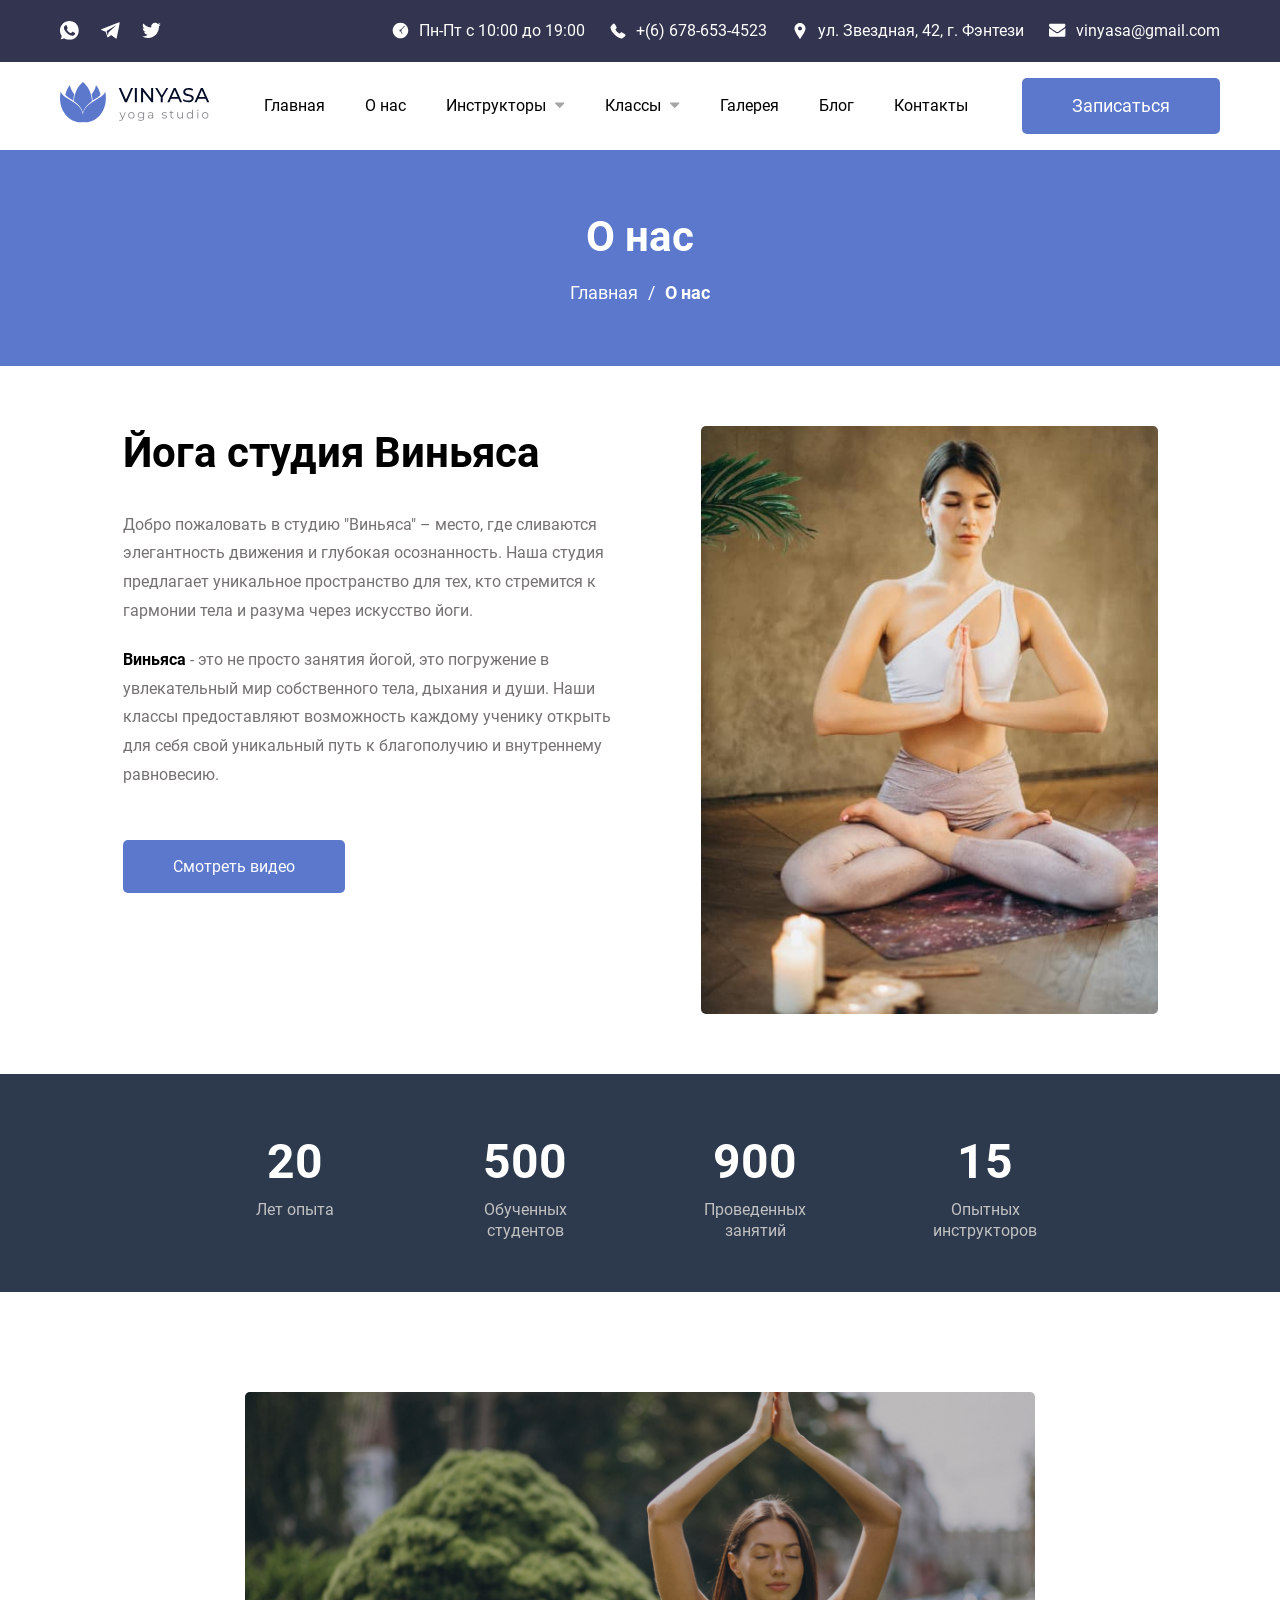
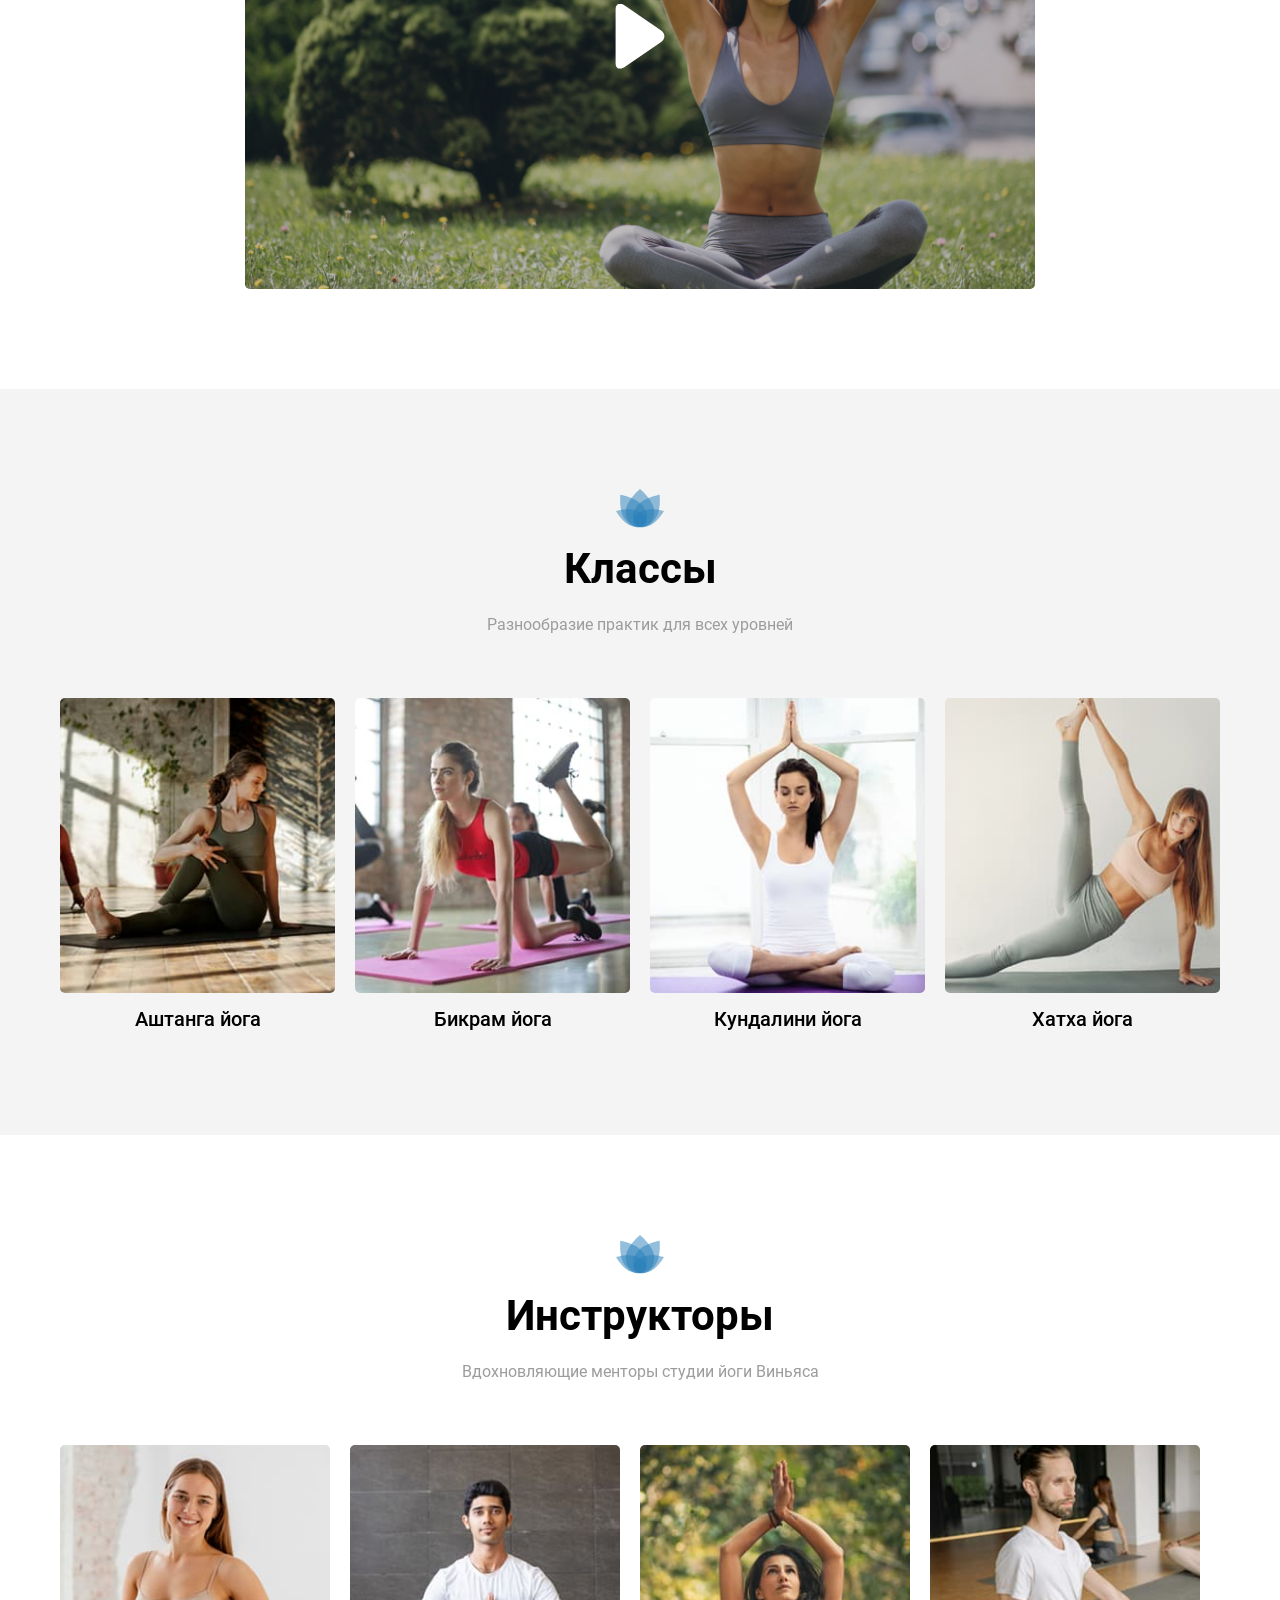
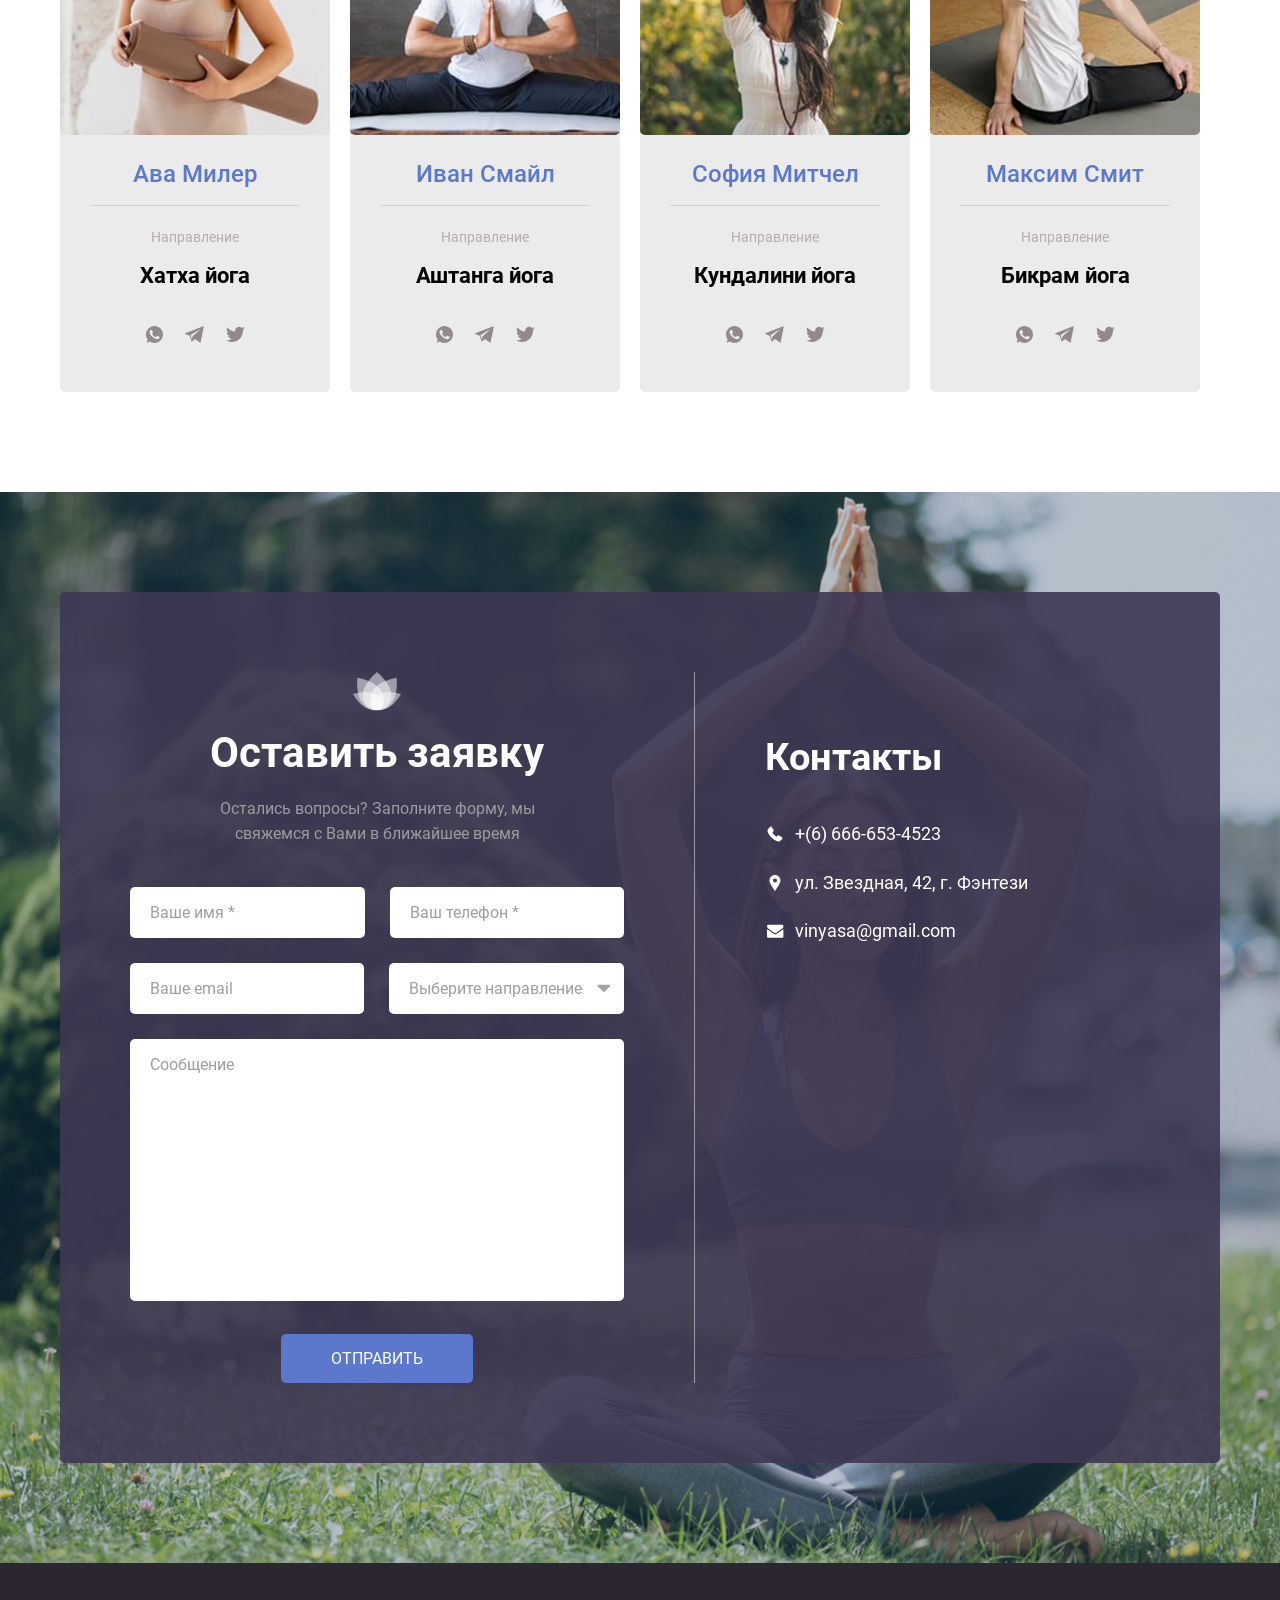
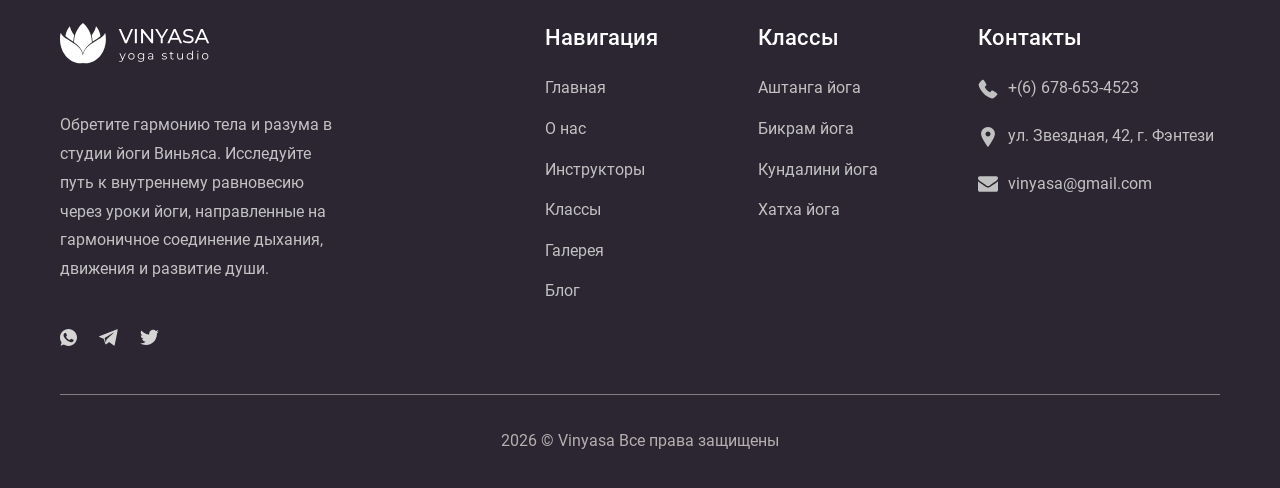
<file: about.html>
<!doctype html>
<html lang="ru">
  <head>
    <meta charset="UTF-8" />
    <meta http-equiv="X-UA-Compatible" content="IE=edge" />
    <meta
      name="viewport"
      content="width=device-width, initial-scale=1, maximum-scale=1"
    />

    <title>Vinyasa - О нас</title>
    <!-- Favicon -->
    <link rel="shortcut icon" href="images/favicon.png" type="image/x-icon" />
    <link rel="icon" href="images/favicon.png" type="image/x-icon" />
    <!-- Swiper -->
    <link rel="stylesheet" href="./css/swiper-bundle.min.css" />
    <!-- Fonts -->
    <link rel="stylesheet" href="css/font-awesome.min.css" />
    <!-- Magnific-popup -->
    <link rel="stylesheet" href="./css/magnific-popup.min.css" />
    <!-- Styles -->
    <link rel="stylesheet" href="css/main.css" />
  </head>
  <body>
    <!-- Header -->
    <header class="header">
      <div class="header-top">
        <div class="container">
          <div class="header-top-row">
            <div class="header-social">
              <a href="https://www.whatsapp.com" target="_blank">
                <img src="./images/header/whatsapp.svg" alt="Icon Whatsapp" />
              </a>
              <a href="https://web.telegram.org" target="_blank">
                <img src="./images/header/telegram.svg" alt="Icon Telegram" />
              </a>
              <a href="https://x.com/" target="_blank">
                <img src="./images/header/twitter.svg" alt="Icon Twitter" />
              </a>
            </div>
            <div class="header-info">
              <!-- Item #1 -->
              <div class="header-info-item">
                <span class="header-info-icon">
                  <img
                    src="./images/header/info-clock.svg"
                    alt="График работы"
                  />
                </span>
                <span class="header-info-text">Пн-Пт с 10:00 до 19:00</span>
              </div>
              <!-- Item #2 -->
              <a href="tel:+66666534523" class="header-info-item">
                <span class="header-info-icon">
                  <img
                    src="./images/header/info-phone.svg"
                    alt="Номер телефона"
                  />
                </span>
                <span class="header-info-text">+(6) 678-653-4523</span>
              </a>
              <!-- Item #3 -->
              <div class="header-info-item">
                <span class="header-info-icon">
                  <img src="./images/header/info-location.svg" alt="Адрес" />
                </span>
                <span class="header-info-text">
                  ул. Звездная, 42, г. Фэнтези
                </span>
              </div>
              <!-- Item #4 -->
              <div class="header-info-item">
                <span class="header-info-icon">
                  <img
                    src="./images/header/info-envelope.svg"
                    alt="Электронная почта"
                  />
                </span>
                <span class="header-info-text">vinyasa@gmail.com</span>
              </div>
            </div>
          </div>
        </div>
      </div>
      <div class="header-bottom">
        <div class="container">
          <div class="header-bottom-row">
            <div class="header-logo">
              <a href="./index.html">
                <img src="./images/header/logo-header.svg" alt="Логотип" />
              </a>
            </div>
            <nav class="menu-nav">
              <ul>
                <li class="menu-item">
                  <a href="./index.html">Главная</a>
                </li>
                <li class="menu-item">
                  <a href="about.html">О нас</a>
                </li>
                <li class="menu-item-has-children">
                  <a href="instructors.html">Инструкторы</a>
                  <ul class="sub-menu">
                    <li class="menu-item">
                      <a href="./instructors-single.html">Ава Милер</a>
                    </li>
                    <li class="menu-item">
                      <a href="./instructors-single.html">Иван Петров</a>
                    </li>
                    <li class="menu-item">
                      <a href="./instructors-single.html">София Митчелл</a>
                    </li>
                    <li class="menu-item">
                      <a href="./instructors-single.html">Максим Смит</a>
                    </li>
                  </ul>
                </li>
                <li class="menu-item menu-item-has-children">
                  <a href="#">Классы</a>
                  <ul class="sub-menu">
                    <li class="menu-item">
                      <a href="./classes-single.html">Аштанга йога</a>
                    </li>
                    <li class="menu-item">
                      <a href="./classes-single.html">Бикрам йога</a>
                    </li>
                    <li class="menu-item">
                      <a href="./classes-single.html">Кундалини йога</a>
                    </li>
                    <li class="menu-item">
                      <a href="./classes-single.html">Хатха йога</a>
                    </li>
                  </ul>
                </li>
                <li class="menu-item">
                  <a href="./gallery.html">Галерея</a>
                </li>
                <li class="menu-item">
                  <a href="./blog.html">Блог</a>
                </li>
                <li class="menu-item">
                  <a href="#contacts">Контакты</a>
                </li>
              </ul>
            </nav>
            <div class="header-btn">
              <a
                class="magnific-inline"
                href="#modal-form"
                data-effect="mfp-3d-unfold"
              >
                Записаться
              </a>
            </div>
            <div class="hamburger">
              <i class="fa fa-bars" aria-hidden="true"></i>
            </div>
          </div>
        </div>
      </div>
      <!-- Header Mobile menu -->
      <div class="header-mobile">
        <div class="header-mobile-head">
          <div class="header-mobile-logo">
            <a href="/">
              <img src="./images/footer/footer-logo.svg" alt="Логотип" />
            </a>
          </div>
          <div class="header-mobile-close">
            <i class="fa fa-times" aria-hidden="true"></i>
          </div>
        </div>
        <div class="header-mobile-wrap">
          <div class="header-mobile-top">
            <div class="header-mobile-social">
              <a href="https://www.whatsapp.com" target="_blank">
                <img src="./images/header/whatsapp.svg" alt="Icon Whatsapp" />
              </a>
              <a href="https://web.telegram.org" target="_blank">
                <img src="./images/header/telegram.svg" alt="Icon Telegram" />
              </a>
              <a href="https://x.com/" target="_blank">
                <img src="./images/header/twitter.svg" alt="Icon Twitter" />
              </a>
            </div>
            <div class="header-mobile-info">
              <!-- Item #1 -->
              <div class="header-info-item">
                <span class="header-info-icon">
                  <img
                    src="./images/header/info-clock.svg"
                    alt="График работы"
                  />
                </span>
                <span class="header-info-text">Пн-Пт с 10:00 до 19:00</span>
              </div>
              <!-- Item #2 -->
              <a href="tel:+66666534523" class="header-info-item">
                <span class="header-info-icon">
                  <img
                    src="./images/header/info-phone.svg"
                    alt="Номер телефона"
                  />
                </span>
                <span class="header-info-text">+(6) 678-653-4523</span>
              </a>
              <!-- Item #3 -->
              <div class="header-info-item">
                <span class="header-info-icon">
                  <img src="./images/header/info-location.svg" alt="Адрес" />
                </span>
                <span class="header-info-text">
                  ул. Звездная, 42, г. Фэнтези
                </span>
              </div>
              <!-- Item #4 -->
              <div class="header-info-item">
                <span class="header-info-icon">
                  <img
                    src="./images/header/info-envelope.svg"
                    alt="Электронная почта"
                  />
                </span>
                <span class="header-info-text">vinyasa@gmail.com</span>
              </div>
            </div>
          </div>

          <nav class="menu-mobile-nav">
            <ul>
              <li class="menu-item">
                <a href="./index.html">Главная</a>
              </li>
              <li class="menu-item">
                <a href="./about.html">О нас</a>
              </li>
              <li class="menu-item-has-children">
                <a href="./instructors.html">Инструкторы</a>
                <ul class="sub-menu">
                  <li class="menu-item">
                    <a href="./instructors-single.html">Ава Милер</a>
                  </li>
                  <li class="menu-item">
                    <a href="./instructors-single.html">Иван Петров</a>
                  </li>
                  <li class="menu-item">
                    <a href="./instructors-single.html">София Митчелл</a>
                  </li>
                  <li class="menu-item">
                    <a href="./instructors-single.html">Максим Смит</a>
                  </li>
                </ul>
                <span class="open-submenu">
                  <img src="./images/header/caret.svg" alt="Иконка стрелки" />
                </span>
              </li>
              <li class="menu-item menu-item-has-children">
                <a href="./classes.html">Классы</a>
                <ul class="sub-menu">
                  <li class="menu-item">
                    <a href="./classes-single.html">Аштанга йога</a>
                  </li>
                  <li class="menu-item">
                    <a href="./classes-single.html">Бикрам йога</a>
                  </li>
                  <li class="menu-item">
                    <a href="./classes-single.html">Кундалини йога</a>
                  </li>
                  <li class="menu-item">
                    <a href="./classes-single.html">Хатха йога</a>
                  </li>
                </ul>
                <span class="open-submenu">
                  <img src="./images/header/caret.svg" alt="Иконка стрелки" />
                </span>
              </li>
              <li class="menu-item">
                <a href="./gallery.html">Галерея</a>
              </li>
              <li class="menu-item">
                <a href="./blog.html">Блог</a>
              </li>
              <li class="menu-item">
                <a href="#contacts">Контакты</a>
              </li>
            </ul>
          </nav>
          <div class="header-mobile-btn">
            <a
              class="magnific-inline"
              href="#modal-form"
              data-effect="mfp-3d-unfold"
            >
              Записаться
            </a>
          </div>
        </div>
      </div>
    </header>

    <!-- Scroll up -->
    <div class="scroll-arrow-up">
      <img src="./images/scrollup/icon-scrollup.svg" alt="Стрелка вверх" />
    </div>

    <!-- Modal form -->
    <div class="modal-form-wrap mfp-hide mfp-with-anim" id="modal-form">
      <div class="modal-form-head">
        <div class="modal-logo">
          <img src="./images/header/logo-header.svg" alt="Логотип Vinyasa" />
        </div>
        <div class="modal-close">
          <img src="./images/modal/modal-close.svg" alt="Кнопка закрыть окно" />
        </div>
      </div>
      <div class="modal-body">
        <h4 class="modal-title">Записаться на занятие</h4>
        <form>
          <p>
            <input type="text" placeholder="Ваше имя*" required />
          </p>
          <p>
            <input type="tel" placeholder="Ваше телефон*" required />
          </p>
          <p>
            <button class="button">Отправить</button>
          </p>
        </form>
      </div>
    </div>

    <main class="main">
      <!-- Breadcrumbs -->
      <div class="breadcrumbs-wrap">
        <div class="container">
          <h2 class="breadcrumbs-title">О нас</h2>
          <span>
            <span><a href="#">Главная</a></span>
            /
            <span class="breadcrumb-last"><a href="#">О нас</a></span>
          </span>
        </div>
      </div>
      <!-- About -->
      <section class="about-wrap about-inner p-60">
        <div class="container">
          <div class="about-row">
            <div class="about-left">
              <div class="title-row">
                <h2 class="title-text">Йога студия Виньяса</h2>
              </div>
              <div class="about-desc">
                <p>
                  Добро пожаловать в студию "Виньяса" – место, где сливаются
                  элегантность движения и глубокая осознанность. Наша студия
                  предлагает уникальное пространство для тех, кто стремится к
                  гармонии тела и разума через искусство йоги.
                </p>
                <p>
                  <strong>Виньяса</strong>
                  - это не просто занятия йогой, это погружение в увлекательный
                  мир собственного тела, дыхания и души. Наши классы
                  предоставляют возможность каждому ученику открыть для себя
                  свой уникальный путь к благополучию и внутреннему равновесию.
                </p>
              </div>
              <div class="about-inner-btn">
                <a class="button" href="">Смотреть видео</a>
              </div>
            </div>
            <div class="about-right">
              <div class="about-image-wrap">
                <div class="about-image-1">
                  <img
                    src="./images/about/about-1.jpg"
                    alt="Девушка медитирует"
                  />
                </div>
              </div>
            </div>
          </div>
        </div>
      </section>
      <!-- Numbers -->
      <section class="about-numbers about-numbers-inner">
        <div class="numbers-item">
          <div class="numbers-title">20</div>
          <div class="numbers-subtitle">Лет опыта</div>
        </div>
        <div class="numbers-item">
          <div class="numbers-title">500</div>
          <div class="numbers-subtitle">
            Обученных
            <br />
            студентов
          </div>
        </div>
        <div class="numbers-item">
          <div class="numbers-title">900</div>
          <div class="numbers-subtitle">
            Проведенных
            <br />
            занятий
          </div>
        </div>
        <div class="numbers-item">
          <div class="numbers-title">15</div>
          <div class="numbers-subtitle">
            Опытных
            <br />
            инструкторов
          </div>
        </div>
      </section>
      <!-- Video -->
      <section class="video-wrap p-100">
        <div class="container">
          <div class="video-item">
            <a
              href="https://www.youtube.com/watch?v=LHV9ocLXthE"
              class="magnific-iframe"
            >
              <img src="./images/contacts/contacts-bg.jpg" alt="видео" />
              <span class="video-play">
                <img
                  src="./images/page-about/play.svg"
                  alt="Кнопка воспроизведения видео"
                />
              </span>
            </a>
          </div>
        </div>
      </section>
      <!-- Classes -->
      <section class="classes-wrap p-100 bg-gray">
        <div class="container">
          <div class="title-column">
            <span class="title-icon">
              <img src="./images/about/title-icon.svg" alt="Логотип" />
            </span>
            <h2 class="title-text">Классы</h2>
            <div class="title-desc">Разнообразие практик для всех уровней</div>
          </div>
          <div class="classes-row">
            <!-- Card #1 -->
            <div class="classes-item">
              <div class="classes-thumb">
                <a href="classes-single.html" target="_blank">
                  <img
                    src="./images/classes/classes-1.jpg"
                    alt="Аштанга йога"
                  />
                </a>
              </div>
              <h4 class="classes-title">
                <a href="classes-single.html">Аштанга йога</a>
              </h4>
            </div>
            <!-- Card #2 -->
            <div class="classes-item">
              <div class="classes-thumb">
                <a href="classes-single.html" target="_blank">
                  <img src="./images/classes/classes-2.jpg" alt="Бикрам йога" />
                </a>
              </div>
              <h4 class="classes-title">
                <a href="classes-single.html">Бикрам йога</a>
              </h4>
            </div>
            <!-- Card #3 -->
            <div class="classes-item">
              <div class="classes-thumb">
                <a href="classes-single.html" target="_blank">
                  <img
                    src="./images/classes/classes-3.jpg"
                    alt="Кундалини йога"
                  />
                </a>
              </div>
              <h4 class="classes-title">
                <a href="classes-single.html">Кундалини йога</a>
              </h4>
            </div>
            <!-- Card #4 -->
            <div class="classes-item">
              <div class="classes-thumb">
                <a href="classes-single.html" target="_blank">
                  <img src="./images/classes/classes-4.jpg" alt="Хатха йога" />
                </a>
              </div>
              <h4 class="classes-title">
                <a href="classes-single.html">Хатха йога</a>
              </h4>
            </div>
          </div>
        </div>
      </section>
      <!-- Instructors -->
      <section class="instructors-wrap p-100">
        <div class="container">
          <div class="title-column">
            <span class="title-icon">
              <img src="./images/about/title-icon.svg" alt="Логотип" />
            </span>
            <h2 class="title-text">Инструкторы</h2>
            <div class="title-desc">
              Вдохновляющие менторы студии йоги Виньяса
            </div>
          </div>
          <div class="instructors-row">
            <!-- Instructor #1 -->
            <div class="instructors-item">
              <div class="instructors-thumb">
                <a href="instructors-single.html" target="_blank">
                  <img
                    src="./images/instructors/instructors-1.jpg"
                    alt="Инструктор Ава Милер"
                  />
                </a>
              </div>
              <div class="instructors-body">
                <h4 class="instructors-title">
                  <a href="instructors-single.html" target="_blank">
                    Ава Милер
                  </a>
                </h4>
                <div class="instructors-spec-title">Направление</div>
                <div class="instructors-spec">Хатха йога</div>
                <div class="instructors-social">
                  <a href="https://www.whatsapp.com" target="_blank">
                    <img
                      src="./images/instructors/social-whatsapp.svg"
                      alt="Icon Whatsapp"
                    />
                  </a>
                  <a href="https://web.telegram.org" target="_blank">
                    <img
                      src="./images/instructors/social-telegram.svg"
                      alt="Icon Telegram"
                    />
                  </a>
                  <a href="https://x.com/" target="_blank">
                    <img
                      src="./images/instructors/social-twitter.svg"
                      alt="Icon Twitter"
                    />
                  </a>
                </div>
              </div>
            </div>
            <!-- Instructor #2 -->
            <div class="instructors-item">
              <div class="instructors-thumb">
                <a href="instructors-single.html" target="_blank">
                  <img
                    src="./images/instructors/instructors-2.jpg"
                    alt="Инструктор Иван Смайл"
                  />
                </a>
              </div>
              <div class="instructors-body">
                <h4 class="instructors-title">
                  <a href="instructors-single.html" target="_blank">
                    Иван Смайл
                  </a>
                </h4>
                <div class="instructors-spec-title">Направление</div>
                <div class="instructors-spec">Аштанга йога</div>
                <div class="instructors-social">
                  <a href="https://www.whatsapp.com" target="_blank">
                    <img
                      src="./images/instructors/social-whatsapp.svg"
                      alt="Icon Whatsapp"
                    />
                  </a>
                  <a href="https://web.telegram.org" target="_blank">
                    <img
                      src="./images/instructors/social-telegram.svg"
                      alt="Icon Telegram"
                    />
                  </a>
                  <a href="https://x.com/" target="_blank">
                    <img
                      src="./images/instructors/social-twitter.svg"
                      alt="Icon Twitter"
                    />
                  </a>
                </div>
              </div>
            </div>
            <!-- Instructor #3 -->
            <div class="instructors-item">
              <div class="instructors-thumb">
                <a href="instructors-single.html" target="_blank">
                  <img
                    src="./images/instructors/instructors-3.jpg"
                    alt="Инструктор София Митчел"
                  />
                </a>
              </div>
              <div class="instructors-body">
                <h4 class="instructors-title">
                  <a href="instructors-single.html" target="_blank">
                    София Митчел
                  </a>
                </h4>
                <div class="instructors-spec-title">Направление</div>
                <div class="instructors-spec">Кундалини йога</div>
                <div class="instructors-social">
                  <a href="https://www.whatsapp.com" target="_blank">
                    <img
                      src="./images/instructors/social-whatsapp.svg"
                      alt="Icon Whatsapp"
                    />
                  </a>
                  <a href="https://web.telegram.org" target="_blank">
                    <img
                      src="./images/instructors/social-telegram.svg"
                      alt="Icon Telegram"
                    />
                  </a>
                  <a href="https://x.com/" target="_blank">
                    <img
                      src="./images/instructors/social-twitter.svg"
                      alt="Icon Twitter"
                    />
                  </a>
                </div>
              </div>
            </div>
            <!-- Instructor #4 -->
            <div class="instructors-item">
              <div class="instructors-thumb">
                <a href="instructors-single.html" target="_blank">
                  <img
                    src="./images/instructors/instructors-4.jpg"
                    alt="Инструктор Максим Смит"
                  />
                </a>
              </div>
              <div class="instructors-body">
                <h4 class="instructors-title">
                  <a href="instructors-single.html" target="_blank">
                    Максим Смит
                  </a>
                </h4>
                <div class="instructors-spec-title">Направление</div>
                <div class="instructors-spec">Бикрам йога</div>
                <div class="instructors-social">
                  <a href="https://www.whatsapp.com" target="_blank">
                    <img
                      src="./images/instructors/social-whatsapp.svg"
                      alt="Icon Whatsapp"
                    />
                  </a>
                  <a href="https://web.telegram.org" target="_blank">
                    <img
                      src="./images/instructors/social-telegram.svg"
                      alt="Icon Telegram"
                    />
                  </a>
                  <a href="https://x.com/" target="_blank">
                    <img
                      src="./images/instructors/social-twitter.svg"
                      alt="Icon Twitter"
                    />
                  </a>
                </div>
              </div>
            </div>
          </div>
        </div>
      </section>
      <!-- Contacts -->
      <section
        id="contacts"
        class="contacts-wrap p-100"
        style="background-image: url('./images/contacts/contacts-bg.jpg')"
      >
        <div class="container">
          <div class="contacts-row">
            <!-- Left -->
            <div class="contacts-left">
              <div class="title-column title-white">
                <span class="title-icon">
                  <img
                    src="./images/gallery/title-icon-white.svg"
                    alt="Логотип"
                  />
                </span>
                <h2 class="title-text">Оставить заявку</h2>
                <div class="title-desc">
                  Остались вопросы? Заполните форму, мы
                  <br />
                  свяжемся с Вами в ближайшее время
                </div>
              </div>
              <form>
                <fieldset class="form-group">
                  <input
                    name="user-name"
                    type="text"
                    placeholder="Ваше имя *"
                    required
                  />
                  <input
                    name="user-tel"
                    type="tel"
                    placeholder="Ваш телефон *"
                    required
                  />
                </fieldset>
                <fieldset class="form-group">
                  <input
                    name="user-email"
                    type="email"
                    placeholder="Ваше email"
                  />
                  <select name="user-select">
                    <option disabled selected>Выберите направление</option>
                    <option>Аштанга йога</option>
                    <option>Бикрам йога</option>
                    <option>Кундалини йога</option>
                    <option>Хатха йога</option>
                  </select>
                </fieldset>
                <fieldset class="form-single">
                  <textarea
                    name="user-textarea"
                    cols="40"
                    rows="6"
                    placeholder="Сообщение"
                  ></textarea>
                </fieldset>
                <fieldset class="form-btn">
                  <button class="button">Отправить</button>
                </fieldset>
              </form>
            </div>
            <!-- Right -->
            <div class="contacts-right">
              <h3 class="contacts-title">Контакты</h3>
              <div class="contacts-info">
                <!-- Item #1 -->
                <div class="contacts-item">
                  <span class="contacts-icon">
                    <img
                      src="./images/header/info-phone.svg"
                      alt="Номер телефона"
                    />
                  </span>
                  <span class="contacts-phone">+(6) 666-653-4523</span>
                </div>
                <!-- Item #2 -->
                <div class="contacts-item">
                  <span class="contacts-icon">
                    <img src="./images/header/info-location.svg" alt="Адрес" />
                  </span>
                  <span class="contacts-phone">
                    ул. Звездная, 42, г. Фэнтези
                  </span>
                </div>
                <!-- Item #3 -->
                <div class="contacts-item">
                  <span class="contacts-icon">
                    <img
                      src="./images/header/info-envelope.svg"
                      alt="Электронная почта"
                    />
                  </span>
                  <span class="contacts-phone">vinyasa@gmail.com</span>
                </div>
              </div>
              <div class="contacts-map">
                <iframe
                  src="https://www.google.com/maps/embed?pb=!1m18!1m12!1m3!1d10891.394050026835!2d31.96200728416441!3d46.964666330862634!2m3!1f0!2f0!3f0!3m2!1i1024!2i768!4f13.1!3m3!1m2!1s0x40c5c9d0ba195e65%3A0x35e7f2eaa046a5e5!2z0JnQvtCz0LAg0KLQsNC90LXRhi4g0JXQu9C10L3QsCDQoNC-0LzQsNC90L7QstCw!5e0!3m2!1sru!2sua!4v1782320549477!5m2!1sru!2sua"
                  width="358"
                  height="319"
                  style="border: 0"
                  allowfullscreen=""
                  loading="lazy"
                  referrerpolicy="strict-origin-when-cross-origin"
                ></iframe>
              </div>
            </div>
          </div>
        </div>
      </section>
    </main>

    <!-- Footer -->
    <footer class="footer">
      <div class="container">
        <div class="footer-row">
          <!-- Left -->
          <div class="footer-left">
            <div class="footer-logo">
              <a href="/">
                <img src="./images/footer/footer-logo.svg" alt="Логотип" />
              </a>
            </div>
            <div class="footer-desc">
              <p>
                Обретите гармонию тела и разума в студии йоги Виньяса.
                Исследуйте путь к внутреннему равновесию через уроки йоги,
                направленные на гармоничное соединение дыхания, движения и
                развитие души.
              </p>
            </div>
            <div class="footer-social">
              <a href="https://www.whatsapp.com" target="_blank">
                <img
                  src="./images/footer/social-whatsapp.svg"
                  alt="Icon Whatsapp"
                />
              </a>
              <a href="https://web.telegram.org" target="_blank">
                <img
                  src="./images/footer/social-telegram.svg"
                  alt="Icon Telegram"
                />
              </a>
              <a href="https://x.com/" target="_blank">
                <img
                  src="./images/footer/social-twitter.svg"
                  alt="Icon Twitter"
                />
              </a>
            </div>
          </div>
          <!-- Right -->
          <div class="footer-right">
            <nav class="footer-menu-nav">
              <h3 class="footer-menu-title">Навигация</h3>
              <ul>
                <li class="menu-item">
                  <a href="./index.html">Главная</a>
                </li>
                <li class="menu-item">
                  <a href="about.html">О нас</a>
                </li>
                <li class="menu-item">
                  <a href="instructors.html">Инструкторы</a>
                </li>
                <li class="menu-item">
                  <a href="./classes.html">Классы</a>
                </li>
                <li class="menu-item">
                  <a href="./gallery.html">Галерея</a>
                </li>
                <li class="menu-item">
                  <a href="./blog.html">Блог</a>
                </li>
              </ul>
            </nav>

            <nav class="footer-menu-nav">
              <h3 class="footer-menu-title">Классы</h3>
              <ul>
                <li class="menu-item">
                  <a href="./classes-single.html">Аштанга йога</a>
                </li>
                <li class="menu-item">
                  <a href="./classes-single.html">Бикрам йога</a>
                </li>
                <li class="menu-item">
                  <a href="./classes-single.html">Кундалини йога</a>
                </li>
                <li class="menu-item">
                  <a href="./classes-single.html">Хатха йога</a>
                </li>
              </ul>
            </nav>

            <div class="footer-menu-nav">
              <h3 class="footer-menu-title">Контакты</h3>
              <div class="footer-contacts-info">
                <!-- Item #1 -->
                <div class="footer-contacts-item">
                  <span class="footer-contacts-icon">
                    <img
                      src="./images/footer/footer-phone.svg"
                      alt="Номер телефона"
                    />
                  </span>
                  <span class="footer-contacts-phone">+(6) 678-653-4523</span>
                </div>
                <!-- Item #2 -->
                <div class="footer-contacts-item">
                  <span class="footer-contacts-icon">
                    <img
                      src="./images/footer/footer-location.svg"
                      alt="Адрес"
                    />
                  </span>
                  <span class="footer-contacts-phone">
                    ул. Звездная, 42, г. Фэнтези
                  </span>
                </div>
                <!-- Item #3 -->
                <div class="footer-contacts-item">
                  <span class="footer-contacts-icon">
                    <img
                      src="./images/footer/footer-envelope.svg"
                      alt="Электронная почта"
                    />
                  </span>
                  <span class="footer-contacts-phone">vinyasa@gmail.com</span>
                </div>
              </div>
            </div>
          </div>
        </div>

        <div class="footer-copyright">
          <p>2026 © Vinyasa Все права защищены</p>
        </div>
      </div>
    </footer>

    <script src="./js/jquery-3.7.0.min.js"></script>
    <script src="./js/masonry.pkgd.min.js"></script>
    <script src="./js/imagesloaded.pkgd.min.js"></script>
    <script src="./js/swiper-bundle.min.js"></script>
    <script src="./js/magnific-popup.min.js"></script>
    <script src="./js/script.js"></script>
  </body>
</html>
</file>
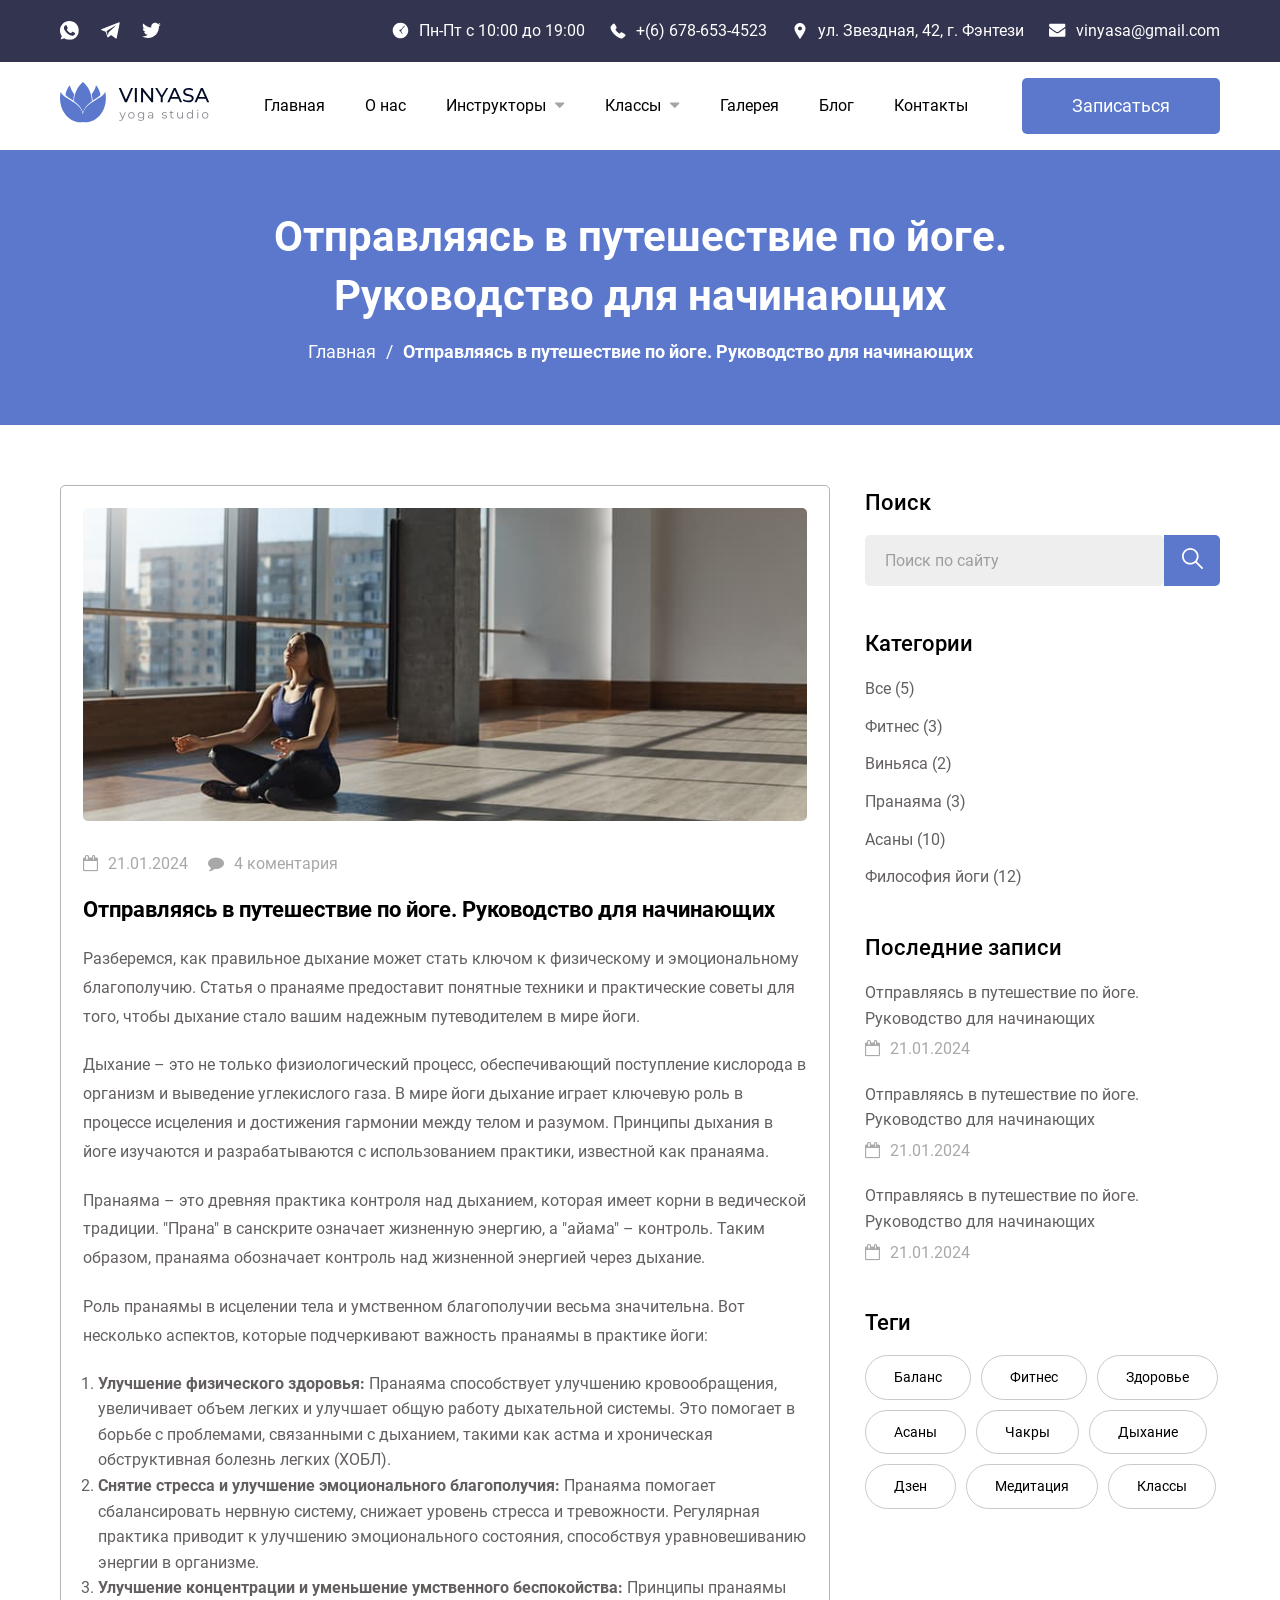
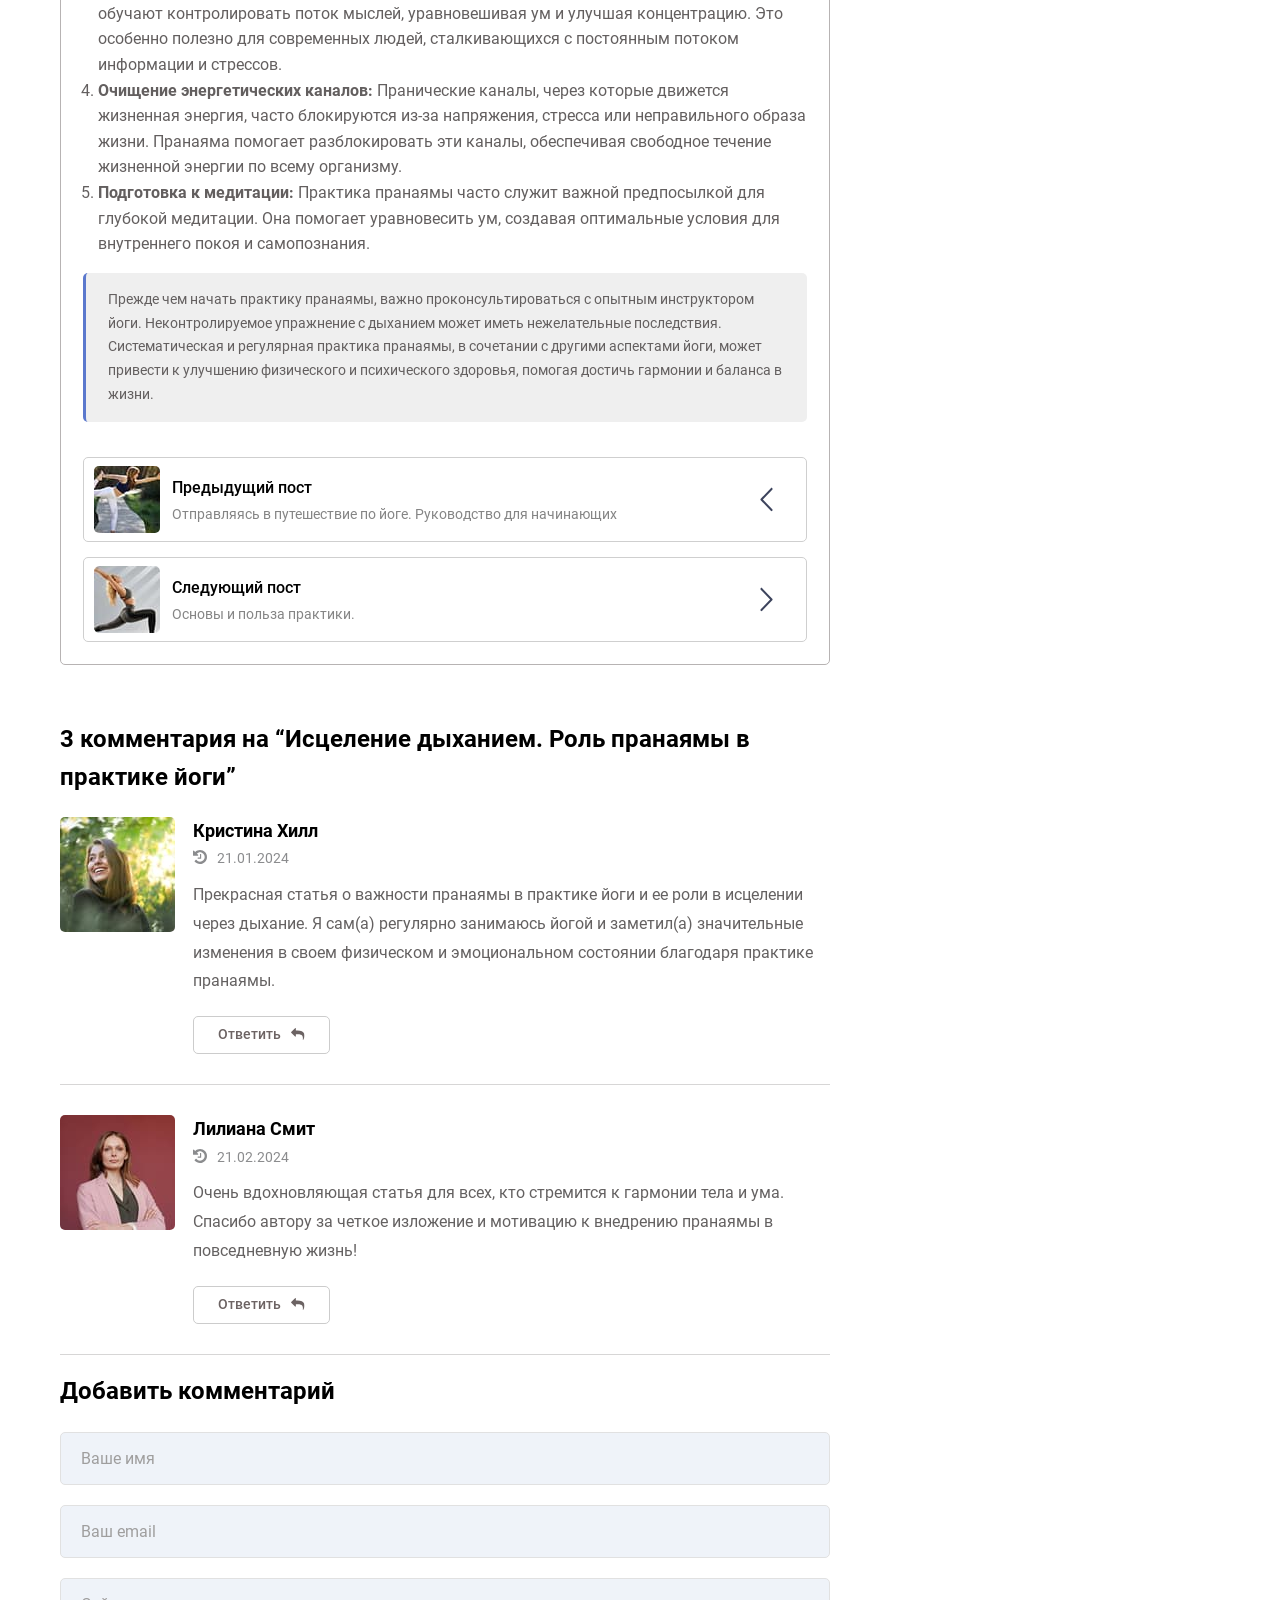
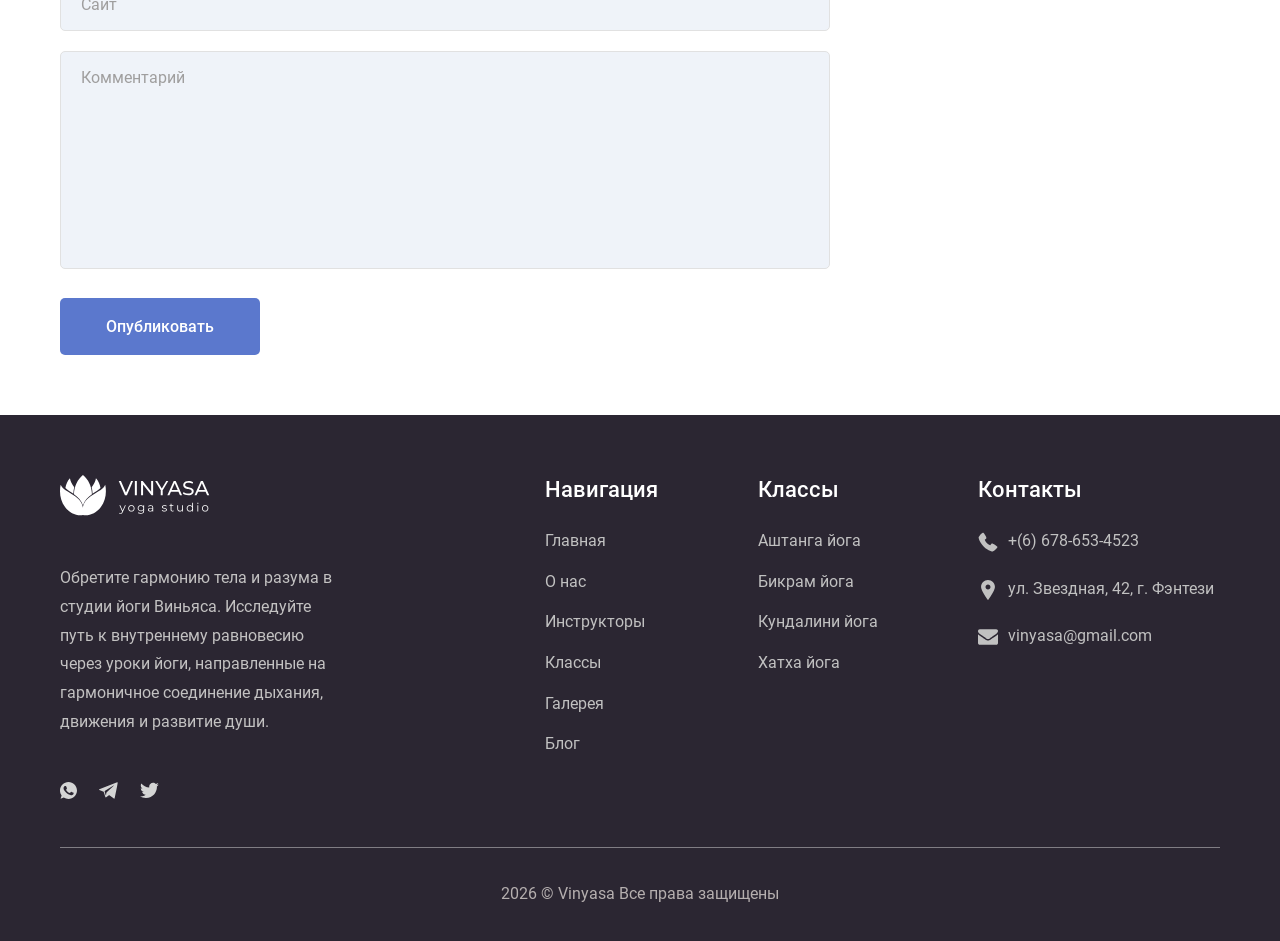
<file: article.html>
<!doctype html>
<html lang="ru">
  <head>
    <meta charset="UTF-8" />
    <meta http-equiv="X-UA-Compatible" content="IE=edge" />
    <meta
      name="viewport"
      content="width=device-width, initial-scale=1, maximum-scale=1"
    />

    <title>Vinyasa - Статья</title>
    <!-- Favicon -->
    <link rel="shortcut icon" href="images/favicon.png" type="image/x-icon" />
    <link rel="icon" href="images/favicon.png" type="image/x-icon" />
    <!-- Swiper -->
    <link rel="stylesheet" href="./css/swiper-bundle.min.css" />
    <!-- Fonts -->
    <link rel="stylesheet" href="css/font-awesome.min.css" />
    <!-- Magnific-popup -->
    <link rel="stylesheet" href="./css/magnific-popup.min.css" />
    <!-- Styles -->
    <link rel="stylesheet" href="css/main.css" />
  </head>
  <body>
    <!-- Header -->
    <header class="header">
      <div class="header-top">
        <div class="container">
          <div class="header-top-row">
            <div class="header-social">
              <a href="https://www.whatsapp.com" target="_blank">
                <img src="./images/header/whatsapp.svg" alt="Icon Whatsapp" />
              </a>
              <a href="https://web.telegram.org" target="_blank">
                <img src="./images/header/telegram.svg" alt="Icon Telegram" />
              </a>
              <a href="https://x.com/" target="_blank">
                <img src="./images/header/twitter.svg" alt="Icon Twitter" />
              </a>
            </div>
            <div class="header-info">
              <!-- Item #1 -->
              <div class="header-info-item">
                <span class="header-info-icon">
                  <img
                    src="./images/header/info-clock.svg"
                    alt="График работы"
                  />
                </span>
                <span class="header-info-text">Пн-Пт с 10:00 до 19:00</span>
              </div>
              <!-- Item #2 -->
              <a href="tel:+66666534523" class="header-info-item">
                <span class="header-info-icon">
                  <img
                    src="./images/header/info-phone.svg"
                    alt="Номер телефона"
                  />
                </span>
                <span class="header-info-text">+(6) 678-653-4523</span>
              </a>
              <!-- Item #3 -->
              <div class="header-info-item">
                <span class="header-info-icon">
                  <img src="./images/header/info-location.svg" alt="Адрес" />
                </span>
                <span class="header-info-text">
                  ул. Звездная, 42, г. Фэнтези
                </span>
              </div>
              <!-- Item #4 -->
              <div class="header-info-item">
                <span class="header-info-icon">
                  <img
                    src="./images/header/info-envelope.svg"
                    alt="Электронная почта"
                  />
                </span>
                <span class="header-info-text">vinyasa@gmail.com</span>
              </div>
            </div>
          </div>
        </div>
      </div>
      <div class="header-bottom">
        <div class="container">
          <div class="header-bottom-row">
            <div class="header-logo">
              <a href="/">
                <img src="./images/header/logo-header.svg" alt="Логотип" />
              </a>
            </div>
            <nav class="menu-nav">
              <ul>
                <li class="menu-item">
                  <a href="/">Главная</a>
                </li>
                <li class="menu-item">
                  <a href="about.html">О нас</a>
                </li>
                <li class="menu-item-has-children">
                  <a href="instructors.html">Инструкторы</a>
                  <ul class="sub-menu">
                    <li class="menu-item">
                      <a href="#">Ава Милер</a>
                    </li>
                    <li class="menu-item">
                      <a href="#">Иван Петров</a>
                    </li>
                    <li class="menu-item">
                      <a href="#">София Митчелл</a>
                    </li>
                    <li class="menu-item">
                      <a href="#">Максим Смит</a>
                    </li>
                  </ul>
                </li>
                <li class="menu-item menu-item-has-children">
                  <a href="#">Классы</a>
                  <ul class="sub-menu">
                    <li class="menu-item">
                      <a href="#">Аштанга йога</a>
                    </li>
                    <li class="menu-item">
                      <a href="#">Бикрам йога</a>
                    </li>
                    <li class="menu-item">
                      <a href="#">Кундалини йога</a>
                    </li>
                    <li class="menu-item">
                      <a href="#">Хатха йога</a>
                    </li>
                  </ul>
                </li>
                <li class="menu-item">
                  <a href="#">Галерея</a>
                </li>
                <li class="menu-item">
                  <a href="#">Блог</a>
                </li>
                <li class="menu-item">
                  <a href="#">Контакты</a>
                </li>
              </ul>
            </nav>
            <div class="header-btn">
              <a href="#">Записаться</a>
            </div>
            <div class="hamburger">
              <i class="fa fa-bars" aria-hidden="true"></i>
            </div>
          </div>
        </div>
      </div>
      <!-- Header Mobile menu -->
      <div class="header-mobile">
        <div class="header-mobile-head">
          <div class="header-mobile-logo">
            <a href="/">
              <img src="./images/footer/footer-logo.svg" alt="Логотип" />
            </a>
          </div>
          <div class="header-mobile-close">
            <i class="fa fa-times" aria-hidden="true"></i>
          </div>
        </div>
        <div class="header-mobile-wrap">
          <div class="header-mobile-top">
            <div class="header-mobile-social">
              <a href="https://www.whatsapp.com" target="_blank">
                <img src="./images/header/whatsapp.svg" alt="Icon Whatsapp" />
              </a>
              <a href="https://web.telegram.org" target="_blank">
                <img src="./images/header/telegram.svg" alt="Icon Telegram" />
              </a>
              <a href="https://x.com/" target="_blank">
                <img src="./images/header/twitter.svg" alt="Icon Twitter" />
              </a>
            </div>
            <div class="header-mobile-info">
              <!-- Item #1 -->
              <div class="header-info-item">
                <span class="header-info-icon">
                  <img
                    src="./images/header/info-clock.svg"
                    alt="График работы"
                  />
                </span>
                <span class="header-info-text">Пн-Пт с 10:00 до 19:00</span>
              </div>
              <!-- Item #2 -->
              <a href="tel:+66666534523" class="header-info-item">
                <span class="header-info-icon">
                  <img
                    src="./images/header/info-phone.svg"
                    alt="Номер телефона"
                  />
                </span>
                <span class="header-info-text">+(6) 678-653-4523</span>
              </a>
              <!-- Item #3 -->
              <div class="header-info-item">
                <span class="header-info-icon">
                  <img src="./images/header/info-location.svg" alt="Адрес" />
                </span>
                <span class="header-info-text">
                  ул. Звездная, 42, г. Фэнтези
                </span>
              </div>
              <!-- Item #4 -->
              <div class="header-info-item">
                <span class="header-info-icon">
                  <img
                    src="./images/header/info-envelope.svg"
                    alt="Электронная почта"
                  />
                </span>
                <span class="header-info-text">vinyasa@gmail.com</span>
              </div>
            </div>
          </div>

          <nav class="menu-mobile-nav">
            <ul>
              <li class="menu-item">
                <a href="#">Главная</a>
              </li>
              <li class="menu-item">
                <a href="#">О нас</a>
              </li>
              <li class="menu-item-has-children">
                <a href="#">Инструкторы</a>
                <ul class="sub-menu">
                  <li class="menu-item">
                    <a href="#">Ава Милер</a>
                  </li>
                  <li class="menu-item">
                    <a href="#">Иван Петров</a>
                  </li>
                  <li class="menu-item">
                    <a href="#">София Митчелл</a>
                  </li>
                  <li class="menu-item">
                    <a href="#">Максим Смит</a>
                  </li>
                </ul>
                <span class="open-submenu">
                  <img src="./images/header/caret.svg" alt="Иконка стрелки" />
                </span>
              </li>
              <li class="menu-item menu-item-has-children">
                <a href="#">Классы</a>
                <ul class="sub-menu">
                  <li class="menu-item">
                    <a href="#">Аштанга йога</a>
                  </li>
                  <li class="menu-item">
                    <a href="#">Бикрам йога</a>
                  </li>
                  <li class="menu-item">
                    <a href="#">Кундалини йога</a>
                  </li>
                  <li class="menu-item">
                    <a href="#">Хатха йога</a>
                  </li>
                </ul>
                <span class="open-submenu">
                  <img src="./images/header/caret.svg" alt="Иконка стрелки" />
                </span>
              </li>
              <li class="menu-item">
                <a href="#">Галерея</a>
              </li>
              <li class="menu-item">
                <a href="#">Блог</a>
              </li>
              <li class="menu-item">
                <a href="#">Контакты</a>
              </li>
            </ul>
          </nav>
          <div class="header-mobile-btn">
            <a href="#">Записаться</a>
          </div>
        </div>
      </div>
    </header>

    <main class="main">
      <!-- Breadcrumbs -->
      <div class="breadcrumbs-wrap">
        <div class="container">
          <h2 class="breadcrumbs-title">
            Отправляясь в путешествие по йоге. Руководство для начинающих
          </h2>
          <span>
            <span><a href="#">Главная</a></span>
            /
            <span class="breadcrumb-last">
              Отправляясь в путешествие по йоге. Руководство для начинающих
            </span>
          </span>
        </div>
      </div>
      <!-- Blog -->
      <section class="blog-wrap p-60">
        <div class="container">
          <div class="blog-row">
            <!-- Left -->
            <div class="blog-left">
              <div class="blog-article">
                <div class="article-thumb">
                  <img src="./images/blog/blog-2.jpg" alt="Статья" />
                </div>
                <div class="blog-date-wrap">
                  <div class="blog-date">
                    <span class="blog-date-icon">
                      <i class="fa fa-calendar-o" aria-hidden="true"></i>
                    </span>
                    <span class="blog-date-text">21.01.2024</span>
                  </div>
                  <div class="blog-date">
                    <span class="blog-date-icon">
                      <i class="fa fa-comment" aria-hidden="true"></i>
                    </span>
                    <span class="blog-date-text">4 коментария</span>
                  </div>
                </div>
                <h1 class="blog-title">
                  Отправляясь в путешествие по йоге. Руководство для начинающих
                </h1>
                <div class="article-content">
                  <p>
                    Разберемся, как правильное дыхание может стать ключом к
                    физическому и эмоциональному благополучию. Статья о пранаяме
                    предоставит понятные техники и практические советы для того,
                    чтобы дыхание стало вашим надежным путеводителем в мире
                    йоги.
                  </p>
                  <p>
                    Дыхание – это не только физиологический процесс,
                    обеспечивающий поступление кислорода в организм и выведение
                    углекислого газа. В мире йоги дыхание играет ключевую роль в
                    процессе исцеления и достижения гармонии между телом и
                    разумом. Принципы дыхания в йоге изучаются и разрабатываются
                    с использованием практики, известной как пранаяма.
                  </p>
                  <p>
                    Пранаяма – это древняя практика контроля над дыханием,
                    которая имеет корни в ведической традиции. "Прана" в
                    санскрите означает жизненную энергию, а "айама" – контроль.
                    Таким образом, пранаяма обозначает контроль над жизненной
                    энергией через дыхание.
                  </p>
                  <p>
                    Роль пранаямы в исцелении тела и умственном благополучии
                    весьма значительна. Вот несколько аспектов, которые
                    подчеркивают важность пранаямы в практике йоги:
                  </p>

                  <ol>
                    <li>
                      <strong>Улучшение физического здоровья:</strong>
                      Пранаяма способствует улучшению кровообращения,
                      увеличивает объем легких и улучшает общую работу
                      дыхательной системы. Это помогает в борьбе с проблемами,
                      связанными с дыханием, такими как астма и хроническая
                      обструктивная болезнь легких (ХОБЛ).
                    </li>
                    <li>
                      <strong>
                        Снятие стресса и улучшение эмоционального благополучия:
                      </strong>
                      Пранаяма помогает сбалансировать нервную систему, снижает
                      уровень стресса и тревожности. Регулярная практика
                      приводит к улучшению эмоционального состояния, способствуя
                      уравновешиванию энергии в организме.
                    </li>
                    <li>
                      <strong>
                        Улучшение концентрации и уменьшение умственного
                        беспокойства:
                      </strong>
                      Принципы пранаямы обучают контролировать поток мыслей,
                      уравновешивая ум и улучшая концентрацию. Это особенно
                      полезно для современных людей, сталкивающихся с постоянным
                      потоком информации и стрессов.
                    </li>
                    <li>
                      <strong>Очищение энергетических каналов:</strong>
                      Пранические каналы, через которые движется жизненная
                      энергия, часто блокируются из-за напряжения, стресса или
                      неправильного образа жизни. Пранаяма помогает
                      разблокировать эти каналы, обеспечивая свободное течение
                      жизненной энергии по всему организму.
                    </li>
                    <li>
                      <strong>Подготовка к медитации:</strong>
                      Практика пранаямы часто служит важной предпосылкой для
                      глубокой медитации. Она помогает уравновесить ум, создавая
                      оптимальные условия для внутреннего покоя и самопознания.
                    </li>
                  </ol>
                  <blockquote>
                    Прежде чем начать практику пранаямы, важно
                    проконсультироваться с опытным инструктором йоги.
                    Неконтролируемое упражнение с дыханием может иметь
                    нежелательные последствия. Систематическая и регулярная
                    практика пранаямы, в сочетании с другими аспектами йоги,
                    может привести к улучшению физического и психического
                    здоровья, помогая достичь гармонии и баланса в жизни.
                  </blockquote>
                  <div class="article-nav-wrap">
                    <!-- Prev -->
                    <a href="#" class="article-nav-item">
                      <div class="article-nav-thumb">
                        <img
                          src="./images/article/article-nav-1.jpg"
                          alt="Фото предыдущей статьи"
                        />
                      </div>
                      <div class="article-nav-text">
                        <div class="article-nav-title">Предыдущий пост</div>
                        <div class="article-nav-subtitle">
                          Отправляясь в путешествие по йоге. Руководство для
                          начинающих
                        </div>
                      </div>
                      <div class="article-nav-arrow">
                        <img
                          src="./images/article/article-nav-prev.svg"
                          alt="Предыдущий пост "
                        />
                      </div>
                    </a>
                    <!-- Next -->
                    <a href="#" class="article-nav-item">
                      <div class="article-nav-thumb">
                        <img
                          src="./images/article/article-nav-2.jpg"
                          alt="Фото следующей статьи"
                        />
                      </div>
                      <div class="article-nav-text">
                        <div class="article-nav-title">Следующий пост</div>
                        <div class="article-nav-subtitle">
                          Основы и польза практики.
                        </div>
                      </div>
                      <div class="article-nav-arrow">
                        <img
                          src="./images/article/article-nav-next.svg"
                          alt="Следующий пост "
                        />
                      </div>
                    </a>
                  </div>
                </div>
              </div>
              <div class="comments-area">
                <div class="comments-list-wrap">
                  <h2 class="comments-title">
                    3 комментария на “Исцеление дыханием. Роль пранаямы в
                    практике йоги”
                  </h2>
                  <ol class="comment-list">
                    <!-- Comment #1 -->
                    <li class="comment">
                      <div class="comment-body">
                        <div class="comment-author">
                          <img
                            class="avatar"
                            src="./images/article/comment-1.jpg"
                            alt="Автор комментария"
                          />
                        </div>
                        <div class="comment-content">
                          <div class="comment-head">
                            <div class="comment-meta">
                              <cite class="fn">Кристина Хилл</cite>
                              <time>21.01.2024</time>
                            </div>
                          </div>
                          <div class="comment-text">
                            <p>
                              Прекрасная статья о важности пранаямы в практике
                              йоги и ее роли в исцелении через дыхание. Я сам(а)
                              регулярно занимаюсь йогой и заметил(а)
                              значительные изменения в своем физическом и
                              эмоциональном состоянии благодаря практике
                              пранаямы.
                            </p>
                          </div>
                          <div class="reply">
                            <a class="comment-reply-link" href="#">Ответить</a>
                          </div>
                        </div>
                      </div>
                    </li>
                    <!-- Comment #2 -->
                    <li class="comment">
                      <div class="comment-body">
                        <div class="comment-author">
                          <img
                            class="avatar"
                            src="./images/article/comment-2.jpg"
                            alt="Автор комментария"
                          />
                        </div>
                        <div class="comment-content">
                          <div class="comment-head">
                            <div class="comment-meta">
                              <cite class="fn">Лилиана Смит</cite>
                              <time>21.02.2024</time>
                            </div>
                          </div>
                          <div class="comment-text">
                            <p>
                              Очень вдохновляющая статья для всех, кто стремится
                              к гармонии тела и ума. Спасибо автору за четкое
                              изложение и мотивацию к внедрению пранаямы в
                              повседневную жизнь!
                            </p>
                          </div>
                          <div class="reply">
                            <a class="comment-reply-link" href="#">Ответить</a>
                          </div>
                        </div>
                      </div>
                    </li>
                  </ol>
                </div>
              </div>
              <div class="comment-respond">
                <span class="comment-reply-title">Добавить комментарий</span>
                <form>
                  <p class="comment-form-author">
                    <input
                      name="user-name"
                      type="text"
                      placeholder="Ваше имя"
                    />
                  </p>
                  <p class="comment-form-email">
                    <input
                      name="user-email"
                      type="email"
                      placeholder="Ваш email"
                    />
                  </p>
                  <p class="comment-form-url">
                    <input
                      name="user-site"
                      type="text"
                      placeholder="Сайт"
                    />
                  </p>
                  <p class="comment-form-comment">
                    <textarea name="user-comment" placeholder="Комментарий"></textarea>
                  </p>
                  <div class="form-submit">
                    <button type="submit">Опубликовать</button>
                  </div>
                </form>
              </div>
            </div>

            <!-- Right -->
            <div class="blog-right">
              <!-- Поиск -->
              <div class="widget widget_search">
                <h3 class="widget-title">Поиск</h3>
                <form>
                  <input
                    type="text"
                    name="user-search"
                    placeholder="Поиск по сайту"
                  />
                  <button>
                    <img
                      src="./images/blog/icon-search.svg"
                      alt="Кнопка поиска"
                    />
                  </button>
                </form>
              </div>
              <!-- Категории -->
              <div class="widget widget_categories">
                <h3 class="widget-title">Категории</h3>
                <ul>
                  <li><a href="#">Все (5)</a></li>
                  <li><a href="#">Фитнес (3)</a></li>
                  <li><a href="#">Виньяса (2)</a></li>
                  <li><a href="#">Пранаяма (3)</a></li>
                  <li><a href="#">Асаны (10)</a></li>
                  <li><a href="#">Философия йоги (12)</a></li>
                </ul>
              </div>
              <!-- Последние записи -->
              <div class="widget widget_recent_entries">
                <h3 class="widget-title">Последние записи</h3>
                <ul>
                  <li>
                    <a href="#">
                      Отправляясь в путешествие по йоге. Руководство для
                      начинающих
                    </a>
                    <span class="post-date">21.01.2024</span>
                  </li>
                  <li>
                    <a href="#">
                      Отправляясь в путешествие по йоге. Руководство для
                      начинающих
                    </a>
                    <span class="post-date">21.01.2024</span>
                  </li>
                  <li>
                    <a href="#">
                      Отправляясь в путешествие по йоге. Руководство для
                      начинающих
                    </a>
                    <span class="post-date">21.01.2024</span>
                  </li>
                </ul>
              </div>
              <!-- Теги -->
              <div class="widget widget_tagcloud">
                <h3 class="widget-title">Теги</h3>
                <ul class="tagcloud">
                  <li><a href="#">Баланс</a></li>
                  <li><a href="#">Фитнес</a></li>
                  <li><a href="#">Здоровье</a></li>
                  <li><a href="#">Асаны</a></li>
                  <li><a href="#">Чакры</a></li>
                  <li><a href="#">Дыхание</a></li>
                  <li><a href="#">Дзен</a></li>
                  <li><a href="#">Медитация</a></li>
                  <li><a href="#">Классы</a></li>
                </ul>
              </div>
            </div>
          </div>
        </div>
      </section>
    </main>

    <!-- Footer -->
    <footer class="footer">
      <div class="container">
        <div class="footer-row">
          <!-- Left -->
          <div class="footer-left">
            <div class="footer-logo">
              <a href="/">
                <img src="./images/footer/footer-logo.svg" alt="Логотип" />
              </a>
            </div>
            <div class="footer-desc">
              <p>
                Обретите гармонию тела и разума в студии йоги Виньяса.
                Исследуйте путь к внутреннему равновесию через уроки йоги,
                направленные на гармоничное соединение дыхания, движения и
                развитие души.
              </p>
            </div>
            <div class="footer-social">
              <a href="https://www.whatsapp.com" target="_blank">
                <img
                  src="./images/footer/social-whatsapp.svg"
                  alt="Icon Whatsapp"
                />
              </a>
              <a href="https://web.telegram.org" target="_blank">
                <img
                  src="./images/footer/social-telegram.svg"
                  alt="Icon Telegram"
                />
              </a>
              <a href="https://x.com/" target="_blank">
                <img
                  src="./images/footer/social-twitter.svg"
                  alt="Icon Twitter"
                />
              </a>
            </div>
          </div>
          <!-- Right -->
          <div class="footer-right">
            <nav class="footer-menu-nav">
              <h3 class="footer-menu-title">Навигация</h3>
              <ul>
                <li class="menu-item">
                  <a href="/">Главная</a>
                </li>
                <li class="menu-item">
                  <a href="about.html">О нас</a>
                </li>
                <li class="menu-item">
                  <a href="instructors.html">Инструкторы</a>
                </li>
                <li class="menu-item">
                  <a href="#">Классы</a>
                </li>
                <li class="menu-item">
                  <a href="#">Галерея</a>
                </li>
                <li class="menu-item">
                  <a href="#">Блог</a>
                </li>
              </ul>
            </nav>

            <nav class="footer-menu-nav">
              <h3 class="footer-menu-title">Классы</h3>
              <ul>
                <li class="menu-item">
                  <a href="#">Аштанга йога</a>
                </li>
                <li class="menu-item">
                  <a href="#">Бикрам йога</a>
                </li>
                <li class="menu-item">
                  <a href="#">Кундалини йога</a>
                </li>
                <li class="menu-item">
                  <a href="#">Хатха йога</a>
                </li>
              </ul>
            </nav>

            <div class="footer-menu-nav">
              <h3 class="footer-menu-title">Контакты</h3>
              <div class="footer-contacts-info">
                <!-- Item #1 -->
                <div class="footer-contacts-item">
                  <span class="footer-contacts-icon">
                    <img
                      src="./images/footer/footer-phone.svg"
                      alt="Номер телефона"
                    />
                  </span>
                  <span class="footer-contacts-phone">+(6) 678-653-4523</span>
                </div>
                <!-- Item #2 -->
                <div class="footer-contacts-item">
                  <span class="footer-contacts-icon">
                    <img
                      src="./images/footer/footer-location.svg"
                      alt="Адрес"
                    />
                  </span>
                  <span class="footer-contacts-phone">
                    ул. Звездная, 42, г. Фэнтези
                  </span>
                </div>
                <!-- Item #3 -->
                <div class="footer-contacts-item">
                  <span class="footer-contacts-icon">
                    <img
                      src="./images/footer/footer-envelope.svg"
                      alt="Электронная почта"
                    />
                  </span>
                  <span class="footer-contacts-phone">vinyasa@gmail.com</span>
                </div>
              </div>
            </div>
          </div>
        </div>

        <div class="footer-copyright">
          <p>2026 © Vinyasa Все права защищены</p>
        </div>
      </div>
    </footer>

    <script src="./js/jquery-3.7.0.min.js"></script>
    <script src="./js/masonry.pkgd.min.js"></script>
    <script src="./js/imagesloaded.pkgd.min.js"></script>
    <script src="./js/swiper-bundle.min.js"></script>
    <script src="./js/magnific-popup.min.js"></script>
    <script src="./js/script.js"></script>
  </body>
</html>
</file>
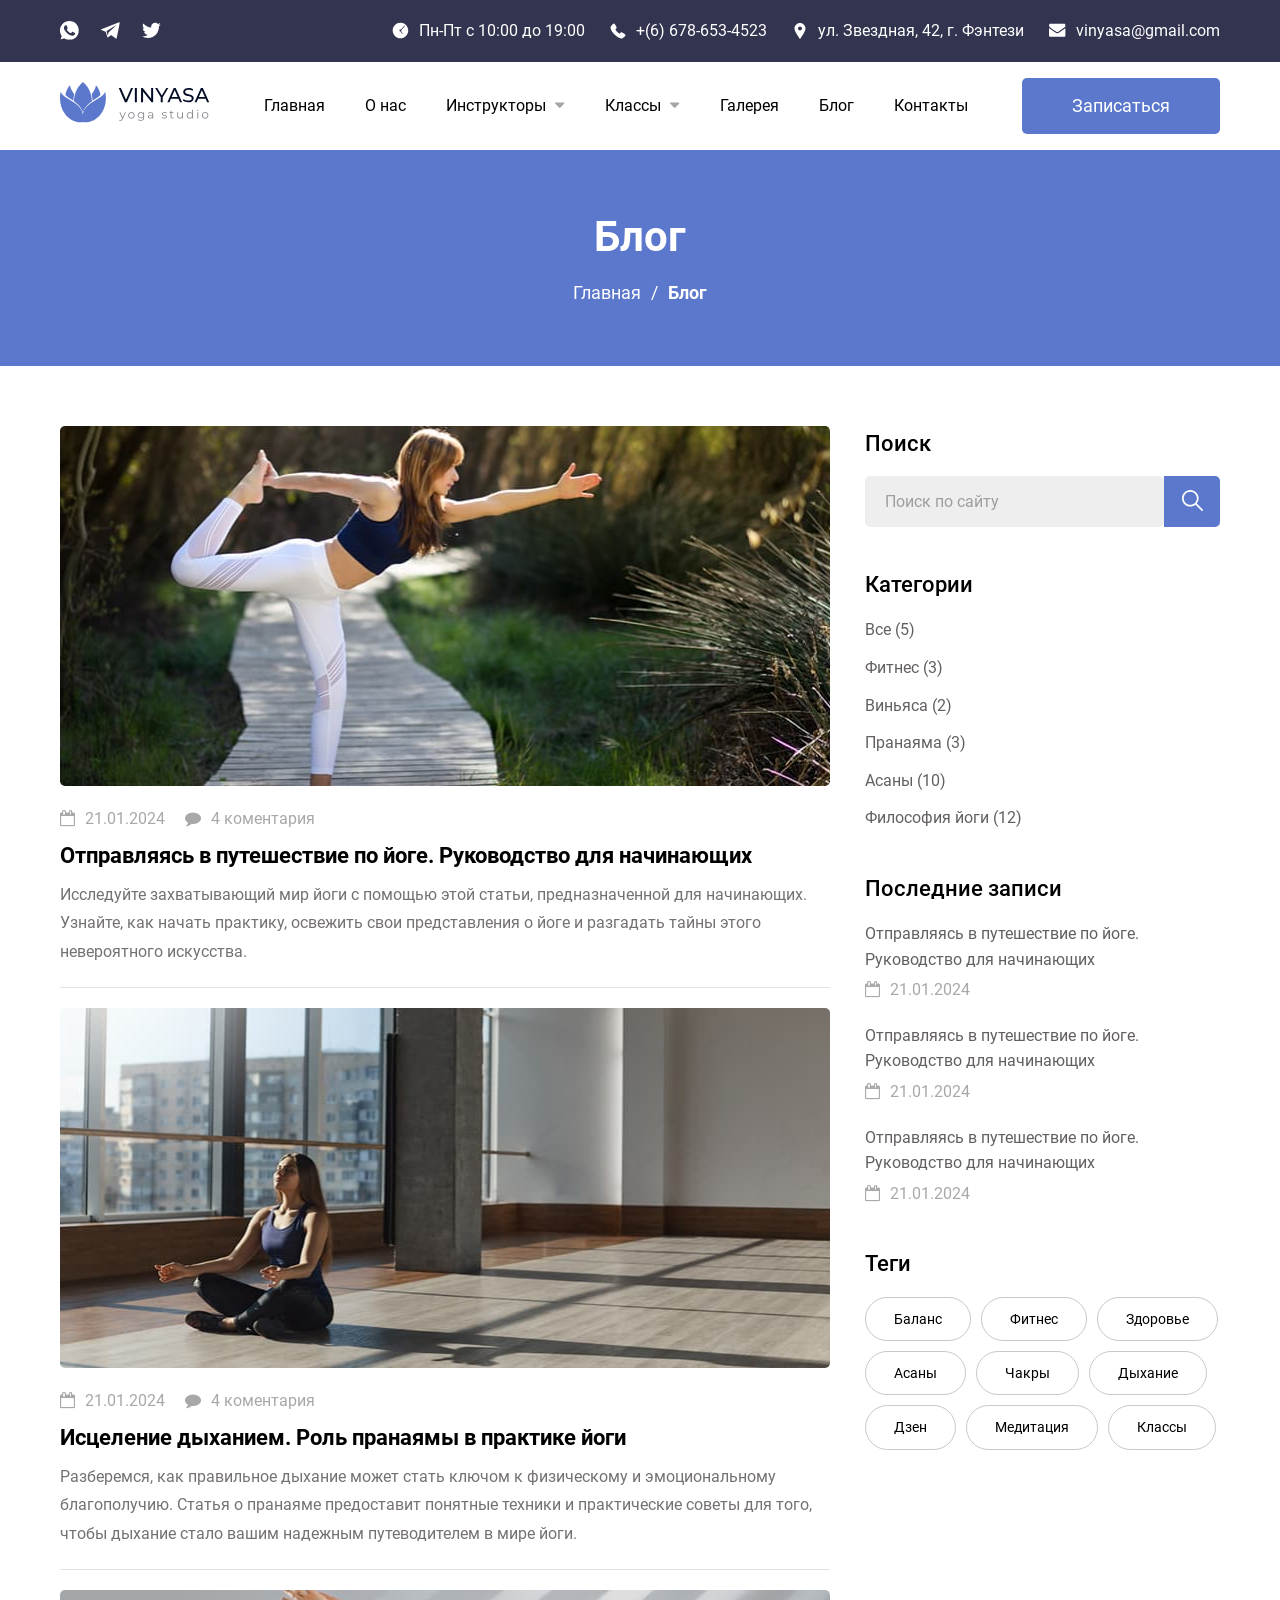
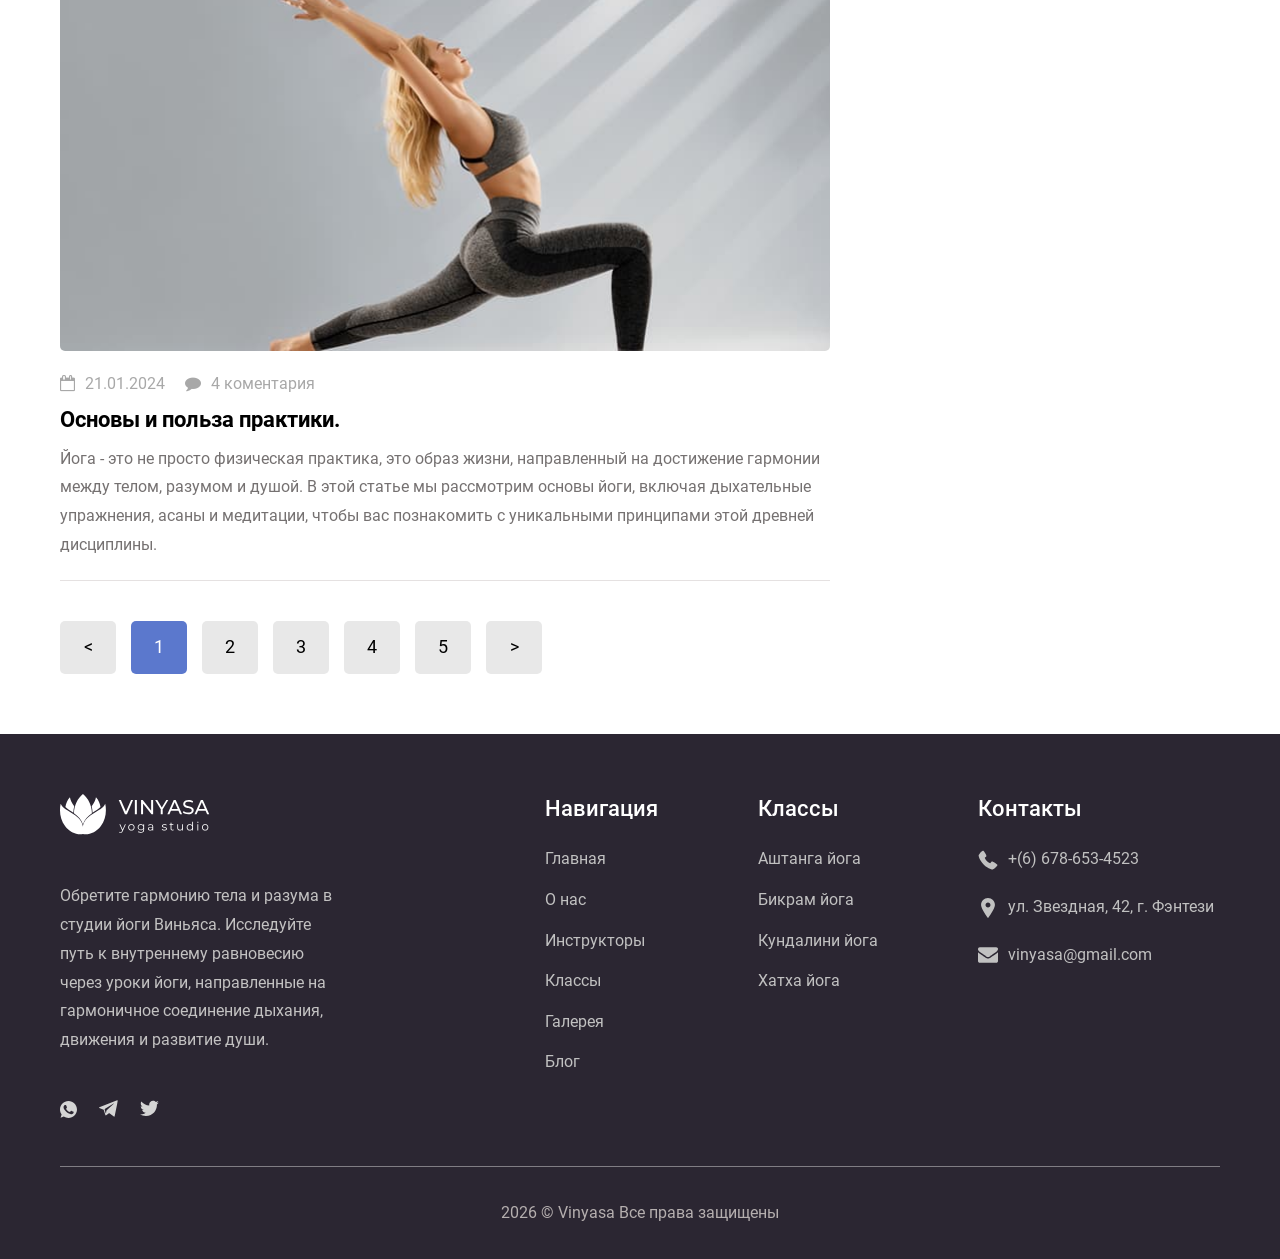
<file: blog.html>
<!doctype html>
<html lang="ru">
  <head>
    <meta charset="UTF-8" />
    <meta http-equiv="X-UA-Compatible" content="IE=edge" />
    <meta
      name="viewport"
      content="width=device-width, initial-scale=1, maximum-scale=1"
    />

    <title>Vinyasa - Блог</title>
    <!-- Favicon -->
    <link rel="shortcut icon" href="images/favicon.png" type="image/x-icon" />
    <link rel="icon" href="images/favicon.png" type="image/x-icon" />
    <!-- Swiper -->
    <link rel="stylesheet" href="./css/swiper-bundle.min.css" />
    <!-- Fonts -->
    <link rel="stylesheet" href="css/font-awesome.min.css" />
    <!-- Magnific-popup -->
    <link rel="stylesheet" href="./css/magnific-popup.min.css" />
    <!-- Styles -->
    <link rel="stylesheet" href="css/main.css" />
  </head>
  <body>
    <!-- Header -->
    <header class="header">
      <div class="header-top">
        <div class="container">
          <div class="header-top-row">
            <div class="header-social">
              <a href="https://www.whatsapp.com" target="_blank">
                <img src="./images/header/whatsapp.svg" alt="Icon Whatsapp" />
              </a>
              <a href="https://web.telegram.org" target="_blank">
                <img src="./images/header/telegram.svg" alt="Icon Telegram" />
              </a>
              <a href="https://x.com/" target="_blank">
                <img src="./images/header/twitter.svg" alt="Icon Twitter" />
              </a>
            </div>
            <div class="header-info">
              <!-- Item #1 -->
              <div class="header-info-item">
                <span class="header-info-icon">
                  <img
                    src="./images/header/info-clock.svg"
                    alt="График работы"
                  />
                </span>
                <span class="header-info-text">Пн-Пт с 10:00 до 19:00</span>
              </div>
              <!-- Item #2 -->
              <a href="tel:+66666534523" class="header-info-item">
                <span class="header-info-icon">
                  <img
                    src="./images/header/info-phone.svg"
                    alt="Номер телефона"
                  />
                </span>
                <span class="header-info-text">+(6) 678-653-4523</span>
              </a>
              <!-- Item #3 -->
              <div class="header-info-item">
                <span class="header-info-icon">
                  <img src="./images/header/info-location.svg" alt="Адрес" />
                </span>
                <span class="header-info-text">
                  ул. Звездная, 42, г. Фэнтези
                </span>
              </div>
              <!-- Item #4 -->
              <div class="header-info-item">
                <span class="header-info-icon">
                  <img
                    src="./images/header/info-envelope.svg"
                    alt="Электронная почта"
                  />
                </span>
                <span class="header-info-text">vinyasa@gmail.com</span>
              </div>
            </div>
          </div>
        </div>
      </div>
      <div class="header-bottom">
        <div class="container">
          <div class="header-bottom-row">
            <div class="header-logo">
              <a href="./index.html">
                <img src="./images/header/logo-header.svg" alt="Логотип" />
              </a>
            </div>
            <nav class="menu-nav">
              <ul>
                <li class="menu-item">
                  <a href="./index.html">Главная</a>
                </li>
                <li class="menu-item">
                  <a href="about.html">О нас</a>
                </li>
                <li class="menu-item-has-children">
                  <a href="instructors.html">Инструкторы</a>
                  <ul class="sub-menu">
                    <li class="menu-item">
                      <a href="./instructors-single.html">Ава Милер</a>
                    </li>
                    <li class="menu-item">
                      <a href="./instructors-single.html">Иван Петров</a>
                    </li>
                    <li class="menu-item">
                      <a href="./instructors-single.html">София Митчелл</a>
                    </li>
                    <li class="menu-item">
                      <a href="./instructors-single.html">Максим Смит</a>
                    </li>
                  </ul>
                </li>
                <li class="menu-item menu-item-has-children">
                  <a href="./classes.html">Классы</a>
                  <ul class="sub-menu">
                    <li class="menu-item">
                      <a href="./classes-single.html">Аштанга йога</a>
                    </li>
                    <li class="menu-item">
                      <a href="./classes-single.html">Бикрам йога</a>
                    </li>
                    <li class="menu-item">
                      <a href="./classes-single.html">Кундалини йога</a>
                    </li>
                    <li class="menu-item">
                      <a href="./classes-single.html">Хатха йога</a>
                    </li>
                  </ul>
                </li>
                <li class="menu-item">
                  <a href="./gallery.html">Галерея</a>
                </li>
                <li class="menu-item">
                  <a href="./blog.html">Блог</a>
                </li>
                <li class="menu-item">
                  <a href="#contacts">Контакты</a>
                </li>
              </ul>
            </nav>
            <div class="header-btn">
              <a
                class="magnific-inline"
                href="#modal-form"
                data-effect="mfp-3d-unfold"
              >
                Записаться
              </a>
            </div>
            <div class="hamburger">
              <i class="fa fa-bars" aria-hidden="true"></i>
            </div>
          </div>
        </div>
      </div>
      <!-- Header Mobile menu -->
      <div class="header-mobile">
        <div class="header-mobile-head">
          <div class="header-mobile-logo">
            <a href="/">
              <img src="./images/footer/footer-logo.svg" alt="Логотип" />
            </a>
          </div>
          <div class="header-mobile-close">
            <i class="fa fa-times" aria-hidden="true"></i>
          </div>
        </div>
        <div class="header-mobile-wrap">
          <div class="header-mobile-top">
            <div class="header-mobile-social">
              <a href="https://www.whatsapp.com" target="_blank">
                <img src="./images/header/whatsapp.svg" alt="Icon Whatsapp" />
              </a>
              <a href="https://web.telegram.org" target="_blank">
                <img src="./images/header/telegram.svg" alt="Icon Telegram" />
              </a>
              <a href="https://x.com/" target="_blank">
                <img src="./images/header/twitter.svg" alt="Icon Twitter" />
              </a>
            </div>
            <div class="header-mobile-info">
              <!-- Item #1 -->
              <div class="header-info-item">
                <span class="header-info-icon">
                  <img
                    src="./images/header/info-clock.svg"
                    alt="График работы"
                  />
                </span>
                <span class="header-info-text">Пн-Пт с 10:00 до 19:00</span>
              </div>
              <!-- Item #2 -->
              <a href="tel:+66666534523" class="header-info-item">
                <span class="header-info-icon">
                  <img
                    src="./images/header/info-phone.svg"
                    alt="Номер телефона"
                  />
                </span>
                <span class="header-info-text">+(6) 678-653-4523</span>
              </a>
              <!-- Item #3 -->
              <div class="header-info-item">
                <span class="header-info-icon">
                  <img src="./images/header/info-location.svg" alt="Адрес" />
                </span>
                <span class="header-info-text">
                  ул. Звездная, 42, г. Фэнтези
                </span>
              </div>
              <!-- Item #4 -->
              <div class="header-info-item">
                <span class="header-info-icon">
                  <img
                    src="./images/header/info-envelope.svg"
                    alt="Электронная почта"
                  />
                </span>
                <span class="header-info-text">vinyasa@gmail.com</span>
              </div>
            </div>
          </div>

          <nav class="menu-mobile-nav">
            <ul>
              <li class="menu-item">
                <a href="./index.html">Главная</a>
              </li>
              <li class="menu-item">
                <a href="./about.html">О нас</a>
              </li>
              <li class="menu-item-has-children">
                <a href="./instructors.html">Инструкторы</a>
                <ul class="sub-menu">
                  <li class="menu-item">
                    <a href="./instructors-single.html">Ава Милер</a>
                  </li>
                  <li class="menu-item">
                    <a href="./instructors-single.html">Иван Петров</a>
                  </li>
                  <li class="menu-item">
                    <a href="./instructors-single.html">София Митчелл</a>
                  </li>
                  <li class="menu-item">
                    <a href="./instructors-single.html">Максим Смит</a>
                  </li>
                </ul>
                <span class="open-submenu">
                  <img src="./images/header/caret.svg" alt="Иконка стрелки" />
                </span>
              </li>
              <li class="menu-item menu-item-has-children">
                <a href="./classes.html">Классы</a>
                <ul class="sub-menu">
                  <li class="menu-item">
                    <a href="./classes-single.html">Аштанга йога</a>
                  </li>
                  <li class="menu-item">
                    <a href="./classes-single.html">Бикрам йога</a>
                  </li>
                  <li class="menu-item">
                    <a href="./classes-single.html">Кундалини йога</a>
                  </li>
                  <li class="menu-item">
                    <a href="./classes-single.html">Хатха йога</a>
                  </li>
                </ul>
                <span class="open-submenu">
                  <img src="./images/header/caret.svg" alt="Иконка стрелки" />
                </span>
              </li>
              <li class="menu-item">
                <a href="./gallery.html">Галерея</a>
              </li>
              <li class="menu-item">
                <a href="./blog.html">Блог</a>
              </li>
              <li class="menu-item">
                <a href="#contacts">Контакты</a>
              </li>
            </ul>
          </nav>
          <div class="header-mobile-btn">
            <a
              class="magnific-inline"
              href="#modal-form"
              data-effect="mfp-3d-unfold"
            >
              Записаться
            </a>
          </div>
        </div>
      </div>
    </header>

    <!-- Scroll up -->
    <div class="scroll-arrow-up">
      <img src="./images/scrollup/icon-scrollup.svg" alt="Стрелка вверх" />
    </div>

    <!-- Modal form -->
    <div class="modal-form-wrap mfp-hide mfp-with-anim" id="modal-form">
      <div class="modal-form-head">
        <div class="modal-logo">
          <img src="./images/header/logo-header.svg" alt="Логотип Vinyasa" />
        </div>
        <div class="modal-close">
          <img src="./images/modal/modal-close.svg" alt="Кнопка закрыть окно" />
        </div>
      </div>
      <div class="modal-body">
        <h4 class="modal-title">Записаться на занятие</h4>
        <form>
          <p>
            <input type="text" placeholder="Ваше имя*" required />
          </p>
          <p>
            <input type="tel" placeholder="Ваше телефон*" required />
          </p>
          <p>
            <button class="button">Отправить</button>
          </p>
        </form>
      </div>
    </div>

    <main class="main">
      <!-- Breadcrumbs -->
      <div class="breadcrumbs-wrap">
        <div class="container">
          <h2 class="breadcrumbs-title">Блог</h2>
          <span>
            <span><a href="#">Главная</a></span>
            /
            <span class="breadcrumb-last">Блог</span>
          </span>
        </div>
      </div>
      <!-- Blog -->
      <section class="blog-wrap p-60">
        <div class="container">
          <div class="blog-row">
            <div class="blog-left">
              <!-- Article #1 -->
              <article class="blog-item">
                <div class="blog-thumb">
                  <a href="blog-single.html">
                    <img
                      src="./images/blog/blog-1.jpg"
                      alt="Статья руководство для начинающих"
                    />
                  </a>
                </div>
                <div class="blog-date-wrap">
                  <div class="blog-date">
                    <span class="blog-date-icon">
                      <i class="fa fa-calendar-o" aria-hidden="true"></i>
                    </span>
                    <span class="blog-date-text">21.01.2024</span>
                  </div>
                  <div class="blog-date">
                    <span class="blog-date-icon">
                      <i class="fa fa-comment" aria-hidden="true"></i>
                    </span>
                    <span class="blog-date-text">4 коментария</span>
                  </div>
                </div>
                <div class="blog-body">
                  <h3 class="blog-title">
                    <a href="blog-single.html">
                      Отправляясь в путешествие по йоге. Руководство для
                      начинающих
                    </a>
                  </h3>
                  <div class="blog-excerpt">
                    <p>
                      Исследуйте захватывающий мир йоги с помощью этой статьи,
                      предназначенной для начинающих. Узнайте, как начать
                      практику, освежить свои представления о йоге и разгадать
                      тайны этого невероятного искусства.
                    </p>
                  </div>
                </div>
              </article>
              <!-- Article #2-->
              <article class="blog-item">
                <div class="blog-thumb">
                  <a href="blog-single.html">
                    <img
                      src="./images/blog/blog-2.jpg"
                      alt="Статья роль пранаямы в практике йоги"
                    />
                  </a>
                </div>
                <div class="blog-date-wrap">
                  <div class="blog-date">
                    <span class="blog-date-icon">
                      <i class="fa fa-calendar-o" aria-hidden="true"></i>
                    </span>
                    <span class="blog-date-text">21.01.2024</span>
                  </div>
                  <div class="blog-date">
                    <span class="blog-date-icon">
                      <i class="fa fa-comment" aria-hidden="true"></i>
                    </span>
                    <span class="blog-date-text">4 коментария</span>
                  </div>
                </div>
                <div class="blog-body">
                  <h3 class="blog-title">
                    <a href="blog-single.html">
                      Исцеление дыханием. Роль пранаямы в практике йоги
                    </a>
                  </h3>
                  <div class="blog-excerpt">
                    <p>
                      Разберемся, как правильное дыхание может стать ключом к
                      физическому и эмоциональному благополучию. Статья о
                      пранаяме предоставит понятные техники и практические
                      советы для того, чтобы дыхание стало вашим надежным
                      путеводителем в мире йоги.
                    </p>
                  </div>
                </div>
              </article>
              <!-- Article #3-->
              <article class="blog-item">
                <div class="blog-thumb">
                  <a href="blog-single.html">
                    <img
                      src="./images/blog/blog-3.jpg"
                      alt="Статья основы и польза практики."
                    />
                  </a>
                </div>
                <div class="blog-date-wrap">
                  <div class="blog-date">
                    <span class="blog-date-icon">
                      <i class="fa fa-calendar-o" aria-hidden="true"></i>
                    </span>
                    <span class="blog-date-text">21.01.2024</span>
                  </div>
                  <div class="blog-date">
                    <span class="blog-date-icon">
                      <i class="fa fa-comment" aria-hidden="true"></i>
                    </span>
                    <span class="blog-date-text">4 коментария</span>
                  </div>
                </div>
                <div class="blog-body">
                  <h3 class="blog-title">
                    <a href="blog-single.html">Основы и польза практики.</a>
                  </h3>
                  <div class="blog-excerpt">
                    <p>
                      Йога - это не просто физическая практика, это образ жизни,
                      направленный на достижение гармонии между телом, разумом и
                      душой. В этой статье мы рассмотрим основы йоги, включая
                      дыхательные упражнения, асаны и медитации, чтобы вас
                      познакомить с уникальными принципами этой древней
                      дисциплины.
                    </p>
                  </div>
                </div>
              </article>
              <div class="paginations">
                <ul class="page-numbers">
                  <li><a href="#">&lt;</a></li>
                  <li><span class="current">1</span></li>
                  <li><a href="#">2</a></li>
                  <li><a href="#">3</a></li>
                  <li><a href="#">4</a></li>
                  <li><a href="#">5</a></li>
                  <li><a href="#">&gt;</a></li>
                </ul>
              </div>
            </div>
            <div class="blog-right">
              <!-- Поиск -->
              <div class="widget widget_search">
                <h3 class="widget-title">Поиск</h3>
                <form>
                  <input
                    type="text"
                    name="user-search"
                    placeholder="Поиск по сайту"
                  />
                  <button>
                    <img
                      src="./images/blog/icon-search.svg"
                      alt="Кнопка поиска"
                    />
                  </button>
                </form>
              </div>
              <!-- Категории -->
              <div class="widget widget_categories">
                <h3 class="widget-title">Категории</h3>
                <ul>
                  <li><a href="#">Все (5)</a></li>
                  <li><a href="#">Фитнес (3)</a></li>
                  <li><a href="#">Виньяса (2)</a></li>
                  <li><a href="#">Пранаяма (3)</a></li>
                  <li><a href="#">Асаны (10)</a></li>
                  <li><a href="#">Философия йоги (12)</a></li>
                </ul>
              </div>
              <!-- Последние записи -->
              <div class="widget widget_recent_entries">
                <h3 class="widget-title">Последние записи</h3>
                <ul>
                  <li>
                    <a href="#">
                      Отправляясь в путешествие по йоге. Руководство для
                      начинающих
                    </a>
                    <span class="post-date">21.01.2024</span>
                  </li>
                  <li>
                    <a href="#">
                      Отправляясь в путешествие по йоге. Руководство для
                      начинающих
                    </a>
                    <span class="post-date">21.01.2024</span>
                  </li>
                  <li>
                    <a href="#">
                      Отправляясь в путешествие по йоге. Руководство для
                      начинающих
                    </a>
                    <span class="post-date">21.01.2024</span>
                  </li>
                </ul>
              </div>
              <!-- Теги -->
              <div class="widget widget_tagcloud">
                <h3 class="widget-title">Теги</h3>
                <ul class="tagcloud">
                  <li><a href="#">Баланс</a></li>
                  <li><a href="#">Фитнес</a></li>
                  <li><a href="#">Здоровье</a></li>
                  <li><a href="#">Асаны</a></li>
                  <li><a href="#">Чакры</a></li>
                  <li><a href="#">Дыхание</a></li>
                  <li><a href="#">Дзен</a></li>
                  <li><a href="#">Медитация</a></li>
                  <li><a href="#">Классы</a></li>
                </ul>
              </div>
            </div>
          </div>
        </div>
      </section>
    </main>

    <!-- Footer -->
    <footer class="footer" id="contacts">
      <div class="container">
        <div class="footer-row">
          <!-- Left -->
          <div class="footer-left">
            <div class="footer-logo">
              <a href="/">
                <img src="./images/footer/footer-logo.svg" alt="Логотип" />
              </a>
            </div>
            <div class="footer-desc">
              <p>
                Обретите гармонию тела и разума в студии йоги Виньяса.
                Исследуйте путь к внутреннему равновесию через уроки йоги,
                направленные на гармоничное соединение дыхания, движения и
                развитие души.
              </p>
            </div>
            <div class="footer-social">
              <a href="https://www.whatsapp.com" target="_blank">
                <img
                  src="./images/footer/social-whatsapp.svg"
                  alt="Icon Whatsapp"
                />
              </a>
              <a href="https://web.telegram.org" target="_blank">
                <img
                  src="./images/footer/social-telegram.svg"
                  alt="Icon Telegram"
                />
              </a>
              <a href="https://x.com/" target="_blank">
                <img
                  src="./images/footer/social-twitter.svg"
                  alt="Icon Twitter"
                />
              </a>
            </div>
          </div>
          <!-- Right -->
          <div class="footer-right">
            <nav class="footer-menu-nav">
              <h3 class="footer-menu-title">Навигация</h3>
              <ul>
                <li class="menu-item">
                  <a href="./index.html">Главная</a>
                </li>
                <li class="menu-item">
                  <a href="about.html">О нас</a>
                </li>
                <li class="menu-item">
                  <a href="instructors.html">Инструкторы</a>
                </li>
                <li class="menu-item">
                  <a href="./classes.html">Классы</a>
                </li>
                <li class="menu-item">
                  <a href="./gallery.html">Галерея</a>
                </li>
                <li class="menu-item">
                  <a href="./blog.html">Блог</a>
                </li>
              </ul>
            </nav>

            <nav class="footer-menu-nav">
              <h3 class="footer-menu-title">Классы</h3>
              <ul>
                <li class="menu-item">
                  <a href="./classes-single.html">Аштанга йога</a>
                </li>
                <li class="menu-item">
                  <a href="./classes-single.html">Бикрам йога</a>
                </li>
                <li class="menu-item">
                  <a href="./classes-single.html">Кундалини йога</a>
                </li>
                <li class="menu-item">
                  <a href="./classes-single.html">Хатха йога</a>
                </li>
              </ul>
            </nav>

            <div class="footer-menu-nav">
              <h3 class="footer-menu-title">Контакты</h3>
              <div class="footer-contacts-info">
                <!-- Item #1 -->
                <div class="footer-contacts-item">
                  <span class="footer-contacts-icon">
                    <img
                      src="./images/footer/footer-phone.svg"
                      alt="Номер телефона"
                    />
                  </span>
                  <span class="footer-contacts-phone">+(6) 678-653-4523</span>
                </div>
                <!-- Item #2 -->
                <div class="footer-contacts-item">
                  <span class="footer-contacts-icon">
                    <img
                      src="./images/footer/footer-location.svg"
                      alt="Адрес"
                    />
                  </span>
                  <span class="footer-contacts-phone">
                    ул. Звездная, 42, г. Фэнтези
                  </span>
                </div>
                <!-- Item #3 -->
                <div class="footer-contacts-item">
                  <span class="footer-contacts-icon">
                    <img
                      src="./images/footer/footer-envelope.svg"
                      alt="Электронная почта"
                    />
                  </span>
                  <span class="footer-contacts-phone">vinyasa@gmail.com</span>
                </div>
              </div>
            </div>
          </div>
        </div>

        <div class="footer-copyright">
          <p>2026 © Vinyasa Все права защищены</p>
        </div>
      </div>
    </footer>

    <script src="./js/jquery-3.7.0.min.js"></script>
    <script src="./js/masonry.pkgd.min.js"></script>
    <script src="./js/imagesloaded.pkgd.min.js"></script>
    <script src="./js/swiper-bundle.min.js"></script>
    <script src="./js/magnific-popup.min.js"></script>
    <script src="./js/script.js"></script>
  </body>
</html>
</file>
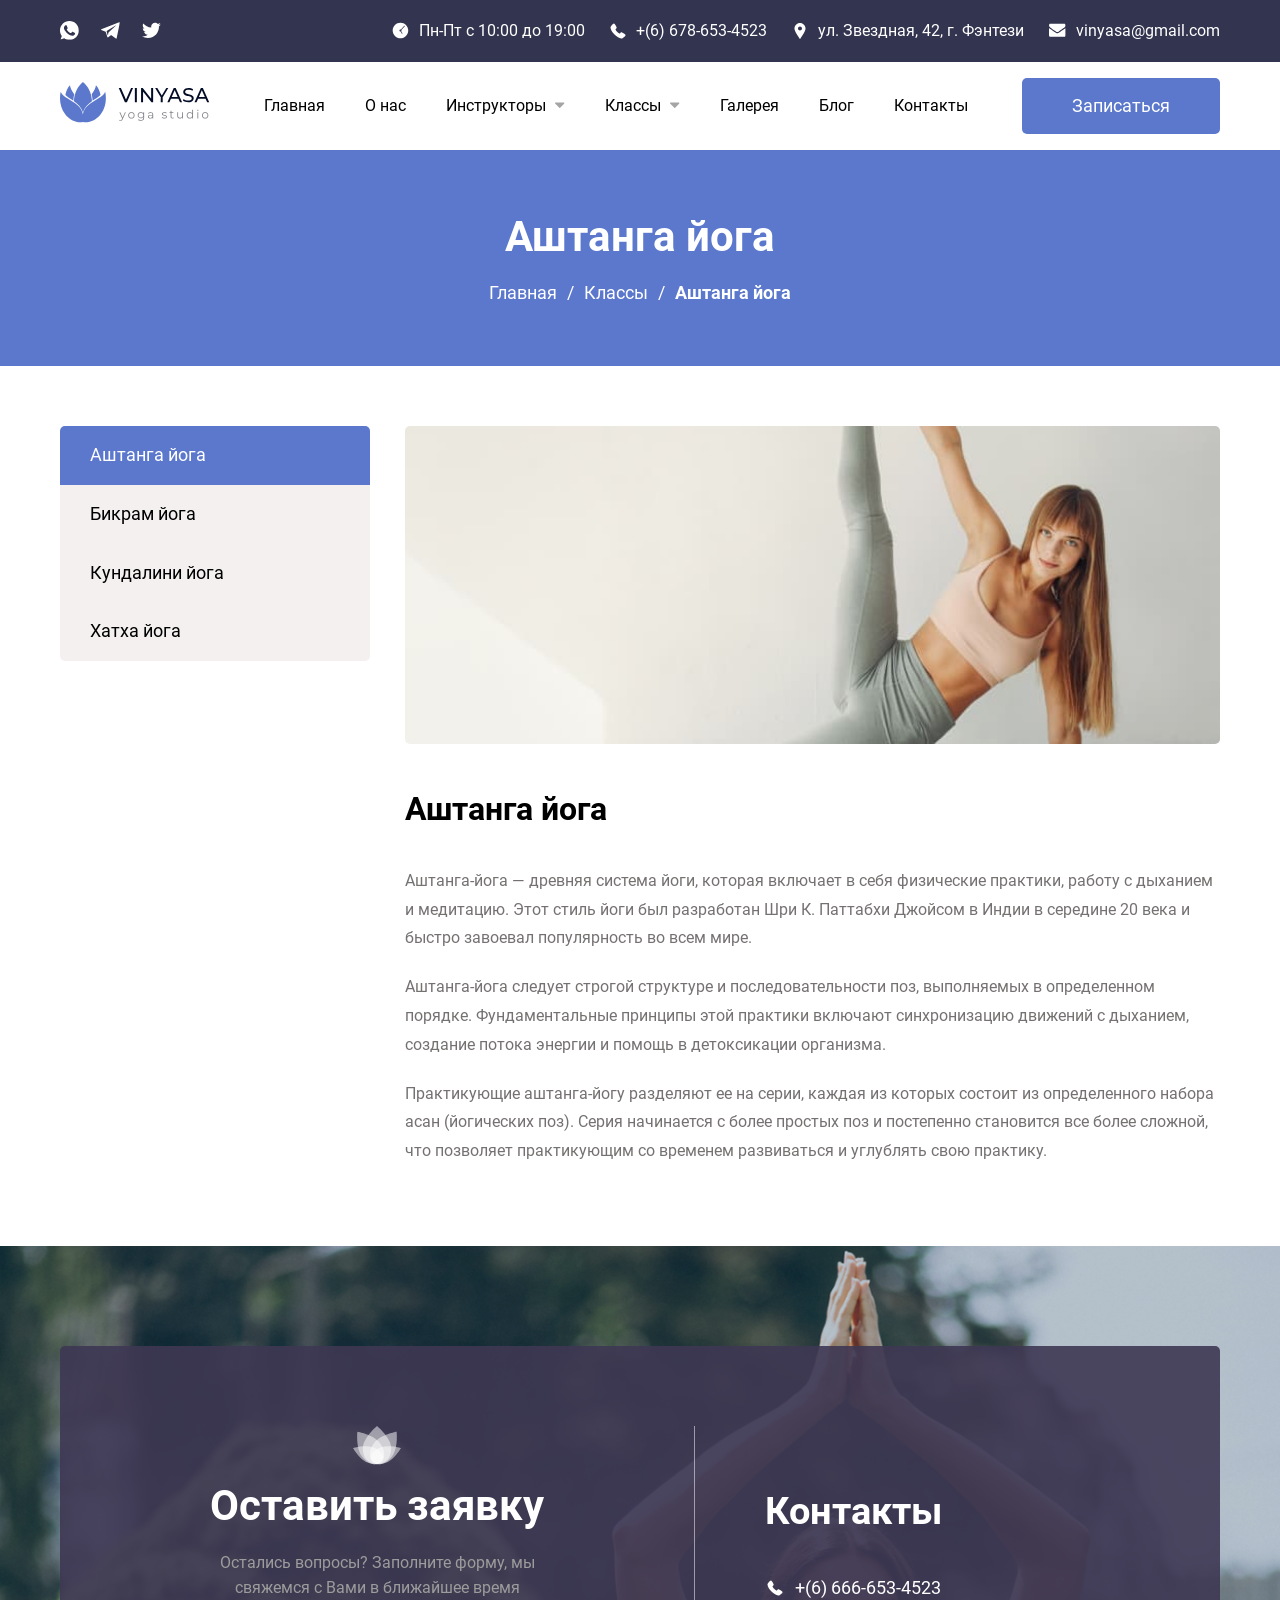
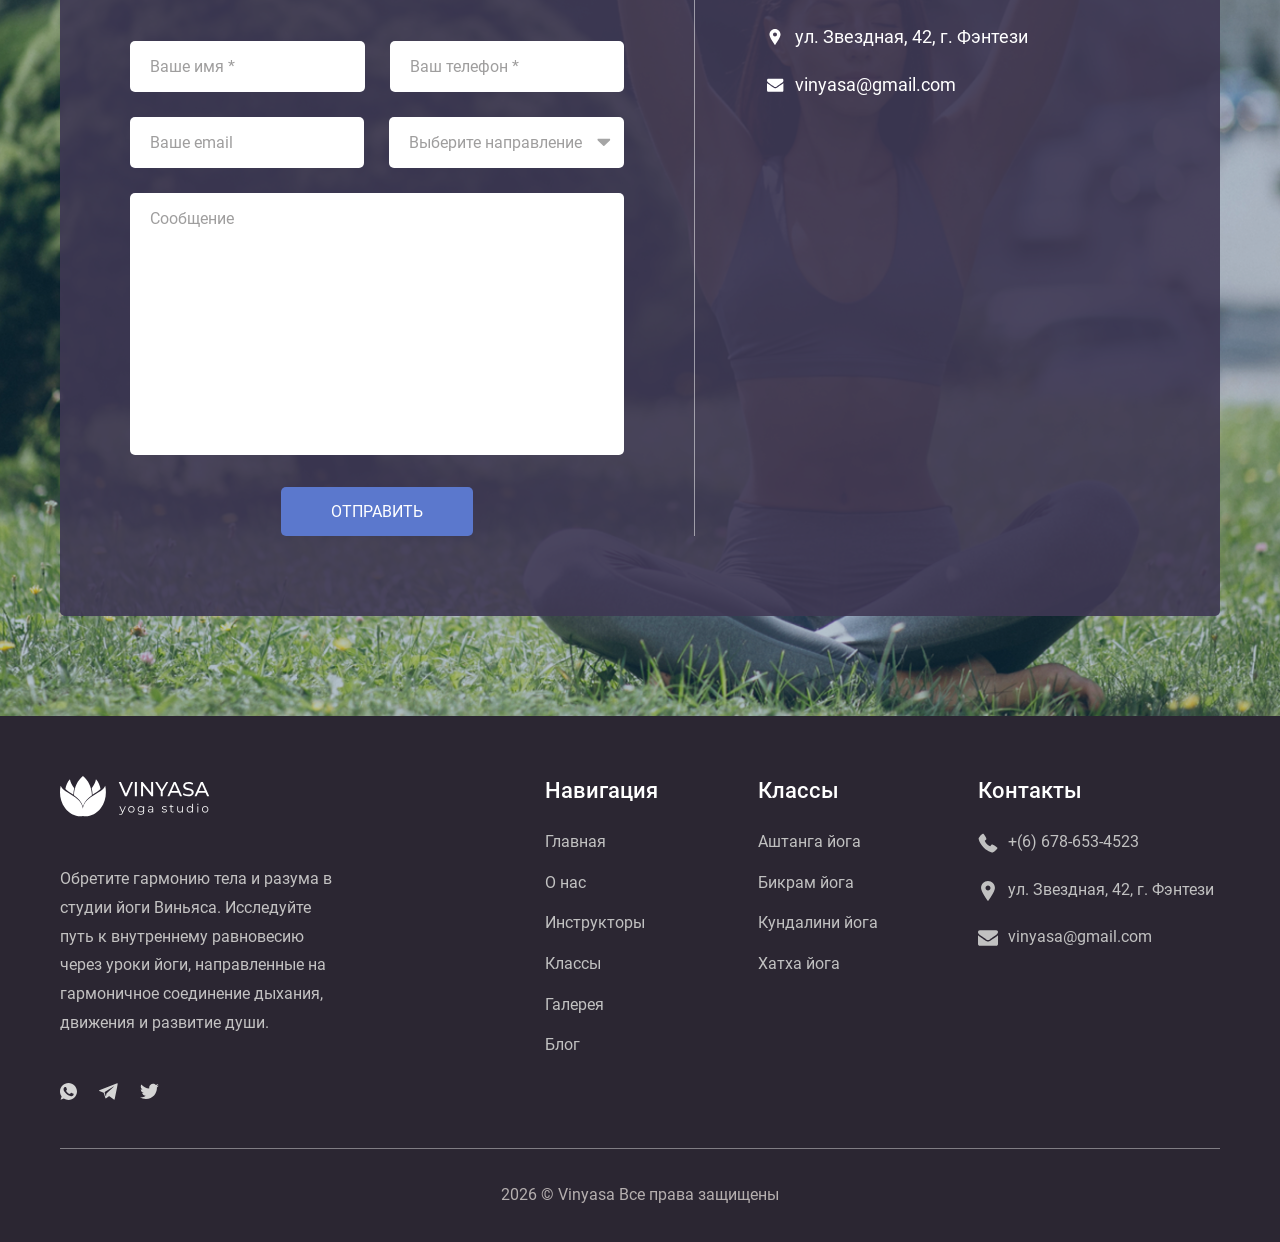
<file: classes-single.html>
<!doctype html>
<html lang="ru">
  <head>
    <meta charset="UTF-8" />
    <meta http-equiv="X-UA-Compatible" content="IE=edge" />
    <meta
      name="viewport"
      content="width=device-width, initial-scale=1, maximum-scale=1"
    />

    <title>Vinyasa - Аштанга йога</title>
    <!-- Favicon -->
    <link rel="shortcut icon" href="images/favicon.png" type="image/x-icon" />
    <link rel="icon" href="images/favicon.png" type="image/x-icon" />
    <!-- Swiper -->
    <link rel="stylesheet" href="./css/swiper-bundle.min.css" />
    <!-- Fonts -->
    <link rel="stylesheet" href="css/font-awesome.min.css" />
    <!-- Magnific-popup -->
    <link rel="stylesheet" href="./css/magnific-popup.min.css" />
    <!-- Styles -->
    <link rel="stylesheet" href="css/main.css" />
  </head>
  <body>
    <!-- Header -->
    <header class="header">
      <div class="header-top">
        <div class="container">
          <div class="header-top-row">
            <div class="header-social">
              <a href="https://www.whatsapp.com" target="_blank">
                <img src="./images/header/whatsapp.svg" alt="Icon Whatsapp" />
              </a>
              <a href="https://web.telegram.org" target="_blank">
                <img src="./images/header/telegram.svg" alt="Icon Telegram" />
              </a>
              <a href="https://x.com/" target="_blank">
                <img src="./images/header/twitter.svg" alt="Icon Twitter" />
              </a>
            </div>
            <div class="header-info">
              <!-- Item #1 -->
              <div class="header-info-item">
                <span class="header-info-icon">
                  <img
                    src="./images/header/info-clock.svg"
                    alt="График работы"
                  />
                </span>
                <span class="header-info-text">Пн-Пт с 10:00 до 19:00</span>
              </div>
              <!-- Item #2 -->
              <a href="tel:+66666534523" class="header-info-item">
                <span class="header-info-icon">
                  <img
                    src="./images/header/info-phone.svg"
                    alt="Номер телефона"
                  />
                </span>
                <span class="header-info-text">+(6) 678-653-4523</span>
              </a>
              <!-- Item #3 -->
              <div class="header-info-item">
                <span class="header-info-icon">
                  <img src="./images/header/info-location.svg" alt="Адрес" />
                </span>
                <span class="header-info-text">
                  ул. Звездная, 42, г. Фэнтези
                </span>
              </div>
              <!-- Item #4 -->
              <div class="header-info-item">
                <span class="header-info-icon">
                  <img
                    src="./images/header/info-envelope.svg"
                    alt="Электронная почта"
                  />
                </span>
                <span class="header-info-text">vinyasa@gmail.com</span>
              </div>
            </div>
          </div>
        </div>
      </div>
      <div class="header-bottom">
        <div class="container">
          <div class="header-bottom-row">
            <div class="header-logo">
              <a href="./index.html">
                <img src="./images/header/logo-header.svg" alt="Логотип" />
              </a>
            </div>
            <nav class="menu-nav">
              <ul>
                <li class="menu-item">
                  <a href="./index.html">Главная</a>
                </li>
                <li class="menu-item">
                  <a href="about.html">О нас</a>
                </li>
                <li class="menu-item-has-children">
                  <a href="instructors.html">Инструкторы</a>
                  <ul class="sub-menu">
                    <li class="menu-item">
                      <a href="./instructors-single.html">Ава Милер</a>
                    </li>
                    <li class="menu-item">
                      <a href="./instructors-single.html">Иван Петров</a>
                    </li>
                    <li class="menu-item">
                      <a href="./instructors-single.html">София Митчелл</a>
                    </li>
                    <li class="menu-item">
                      <a href="./instructors-single.html">Максим Смит</a>
                    </li>
                  </ul>
                </li>
                <li class="menu-item menu-item-has-children">
                  <a href="./classes.html">Классы</a>
                  <ul class="sub-menu">
                    <li class="menu-item">
                      <a href="./classes-single.html">Аштанга йога</a>
                    </li>
                    <li class="menu-item">
                      <a href="./classes-single.html">Бикрам йога</a>
                    </li>
                    <li class="menu-item">
                      <a href="./classes-single.html">Кундалини йога</a>
                    </li>
                    <li class="menu-item">
                      <a href="./classes-single.html">Хатха йога</a>
                    </li>
                  </ul>
                </li>
                <li class="menu-item">
                  <a href="./gallery.html">Галерея</a>
                </li>
                <li class="menu-item">
                  <a href="./blog.html">Блог</a>
                </li>
                <li class="menu-item">
                  <a href="#contacts">Контакты</a>
                </li>
              </ul>
            </nav>
            <div class="header-btn">
              <a
                class="magnific-inline"
                href="#modal-form"
                data-effect="mfp-3d-unfold"
              >
                Записаться
              </a>
            </div>
            <div class="hamburger">
              <i class="fa fa-bars" aria-hidden="true"></i>
            </div>
          </div>
        </div>
      </div>
      <!-- Header Mobile menu -->
      <div class="header-mobile">
        <div class="header-mobile-head">
          <div class="header-mobile-logo">
            <a href="/">
              <img src="./images/footer/footer-logo.svg" alt="Логотип" />
            </a>
          </div>
          <div class="header-mobile-close">
            <i class="fa fa-times" aria-hidden="true"></i>
          </div>
        </div>
        <div class="header-mobile-wrap">
          <div class="header-mobile-top">
            <div class="header-mobile-social">
              <a href="https://www.whatsapp.com" target="_blank">
                <img src="./images/header/whatsapp.svg" alt="Icon Whatsapp" />
              </a>
              <a href="https://web.telegram.org" target="_blank">
                <img src="./images/header/telegram.svg" alt="Icon Telegram" />
              </a>
              <a href="https://x.com/" target="_blank">
                <img src="./images/header/twitter.svg" alt="Icon Twitter" />
              </a>
            </div>
            <div class="header-mobile-info">
              <!-- Item #1 -->
              <div class="header-info-item">
                <span class="header-info-icon">
                  <img
                    src="./images/header/info-clock.svg"
                    alt="График работы"
                  />
                </span>
                <span class="header-info-text">Пн-Пт с 10:00 до 19:00</span>
              </div>
              <!-- Item #2 -->
              <a href="tel:+66666534523" class="header-info-item">
                <span class="header-info-icon">
                  <img
                    src="./images/header/info-phone.svg"
                    alt="Номер телефона"
                  />
                </span>
                <span class="header-info-text">+(6) 678-653-4523</span>
              </a>
              <!-- Item #3 -->
              <div class="header-info-item">
                <span class="header-info-icon">
                  <img src="./images/header/info-location.svg" alt="Адрес" />
                </span>
                <span class="header-info-text">
                  ул. Звездная, 42, г. Фэнтези
                </span>
              </div>
              <!-- Item #4 -->
              <div class="header-info-item">
                <span class="header-info-icon">
                  <img
                    src="./images/header/info-envelope.svg"
                    alt="Электронная почта"
                  />
                </span>
                <span class="header-info-text">vinyasa@gmail.com</span>
              </div>
            </div>
          </div>

          <nav class="menu-mobile-nav">
            <ul>
              <li class="menu-item">
                <a href="#">Главная</a>
              </li>
              <li class="menu-item">
                <a href="#">О нас</a>
              </li>
              <li class="menu-item-has-children">
                <a href="#">Инструкторы</a>
                <ul class="sub-menu">
                  <li class="menu-item">
                    <a href="#">Ава Милер</a>
                  </li>
                  <li class="menu-item">
                    <a href="#">Иван Петров</a>
                  </li>
                  <li class="menu-item">
                    <a href="#">София Митчелл</a>
                  </li>
                  <li class="menu-item">
                    <a href="#">Максим Смит</a>
                  </li>
                </ul>
                <span class="open-submenu">
                  <img src="./images/header/caret.svg" alt="Иконка стрелки" />
                </span>
              </li>
              <li class="menu-item menu-item-has-children">
                <a href="#">Классы</a>
                <ul class="sub-menu">
                  <li class="menu-item">
                    <a href="#">Аштанга йога</a>
                  </li>
                  <li class="menu-item">
                    <a href="#">Бикрам йога</a>
                  </li>
                  <li class="menu-item">
                    <a href="#">Кундалини йога</a>
                  </li>
                  <li class="menu-item">
                    <a href="#">Хатха йога</a>
                  </li>
                </ul>
                <span class="open-submenu">
                  <img src="./images/header/caret.svg" alt="Иконка стрелки" />
                </span>
              </li>
              <li class="menu-item">
                <a href="#">Галерея</a>
              </li>
              <li class="menu-item">
                <a href="#">Блог</a>
              </li>
              <li class="menu-item">
                <a href="#">Контакты</a>
              </li>
            </ul>
          </nav>
          <div class="header-mobile-btn">
            <a href="#">Записаться</a>
          </div>
        </div>
      </div>
    </header>

    <!-- Scroll up -->
    <div class="scroll-arrow-up">
      <img src="./images/scrollup/icon-scrollup.svg" alt="Стрелка вверх" />
    </div>

    <!-- Modal form -->
    <div class="modal-form-wrap mfp-hide mfp-with-anim" id="modal-form">
      <div class="modal-form-head">
        <div class="modal-logo">
          <img src="./images/header/logo-header.svg" alt="Логотип Vinyasa" />
        </div>
        <div class="modal-close">
          <img src="./images/modal/modal-close.svg" alt="Кнопка закрыть окно" />
        </div>
      </div>
      <div class="modal-body">
        <h4 class="modal-title">Записаться на занятие</h4>
        <form>
          <p>
            <input type="text" placeholder="Ваше имя*" required />
          </p>
          <p>
            <input type="tel" placeholder="Ваше телефон*" required />
          </p>
          <p>
            <button class="button">Отправить</button>
          </p>
        </form>
      </div>
    </div>

    <main class="main">
      <!-- Breadcrumbs -->
      <div class="breadcrumbs-wrap">
        <div class="container">
          <h2 class="breadcrumbs-title">Аштанга йога</h2>
          <span>
            <span><a href="#">Главная</a></span>
            /
            <span><a href="instructors.html">Классы</a></span>
            /
            <span class="breadcrumb-last">Аштанга йога</span>
          </span>
        </div>
      </div>
      <!-- Classes single -->
      <section class="classes-about-wrap p-60">
        <div class="container">
          <div class="classes-about-row">
            <div class="classes-sidebar">
              <ul>
                <li class="is-active"><a href="#">Аштанга йога</a></li>
                <li><a href="#">Бикрам йога</a></li>
                <li><a href="#">Кундалини йога</a></li>
                <li><a href="#">Хатха йога</a></li>
              </ul>
            </div>
            <div class="classes-content">
              <div class="classes-content-image">
                <img
                  src="./images/page-classes/classes-image-big.jpg"
                  alt="Аштанга йога"
                />
              </div>
              <h3 class="classes-content-title">Аштанга йога</h3>
              <p>
                Аштанга-йога — древняя система йоги, которая включает в себя
                физические практики, работу с дыханием и медитацию. Этот стиль
                йоги был разработан Шри К. Паттабхи Джойсом в Индии в середине
                20 века и быстро завоевал популярность во всем мире.
              </p>
              <p>
                Аштанга-йога следует строгой структуре и последовательности поз,
                выполняемых в определенном порядке. Фундаментальные принципы
                этой практики включают синхронизацию движений с дыханием,
                создание потока энергии и помощь в детоксикации организма.
              </p>
              <p>
                Практикующие аштанга-йогу разделяют ее на серии, каждая из
                которых состоит из определенного набора асан (йогических поз).
                Серия начинается с более простых поз и постепенно становится все
                более сложной, что позволяет практикующим со временем
                развиваться и углублять свою практику.
              </p>
            </div>
          </div>
        </div>
      </section>
      <!-- Contacts -->
      <section
        class="contacts-wrap p-100"
        style="background-image: url('./images/contacts/contacts-bg.jpg')"
      >
        <div class="container">
          <div class="contacts-row">
            <!-- Left -->
            <div class="contacts-left">
              <div class="title-column title-white">
                <span class="title-icon">
                  <img
                    src="./images/gallery/title-icon-white.svg"
                    alt="Логотип"
                  />
                </span>
                <h2 class="title-text">Оставить заявку</h2>
                <div class="title-desc">
                  Остались вопросы? Заполните форму, мы
                  <br />
                  свяжемся с Вами в ближайшее время
                </div>
              </div>
              <form>
                <fieldset class="form-group">
                  <input
                    name="user-name"
                    type="text"
                    placeholder="Ваше имя *"
                    required
                  />
                  <input
                    name="user-tel"
                    type="tel"
                    placeholder="Ваш телефон *"
                    required
                  />
                </fieldset>
                <fieldset class="form-group">
                  <input
                    name="user-email"
                    type="email"
                    placeholder="Ваше email"
                  />
                  <select name="user-select">
                    <option disabled selected>Выберите направление</option>
                    <option>Аштанга йога</option>
                    <option>Бикрам йога</option>
                    <option>Кундалини йога</option>
                    <option>Хатха йога</option>
                  </select>
                </fieldset>
                <fieldset class="form-single">
                  <textarea
                    name="user-textarea"
                    cols="40"
                    rows="6"
                    placeholder="Сообщение"
                  ></textarea>
                </fieldset>
                <fieldset class="form-btn">
                  <button class="button">Отправить</button>
                </fieldset>
              </form>
            </div>
            <!-- Right -->
            <div class="contacts-right">
              <h3 class="contacts-title">Контакты</h3>
              <div class="contacts-info">
                <!-- Item #1 -->
                <div class="contacts-item">
                  <span class="contacts-icon">
                    <img
                      src="./images/header/info-phone.svg"
                      alt="Номер телефона"
                    />
                  </span>
                  <span class="contacts-phone">+(6) 666-653-4523</span>
                </div>
                <!-- Item #2 -->
                <div class="contacts-item">
                  <span class="contacts-icon">
                    <img src="./images/header/info-location.svg" alt="Адрес" />
                  </span>
                  <span class="contacts-phone">
                    ул. Звездная, 42, г. Фэнтези
                  </span>
                </div>
                <!-- Item #3 -->
                <div class="contacts-item">
                  <span class="contacts-icon">
                    <img
                      src="./images/header/info-envelope.svg"
                      alt="Электронная почта"
                    />
                  </span>
                  <span class="contacts-phone">vinyasa@gmail.com</span>
                </div>
              </div>
              <div class="contacts-map">
                <iframe
                  src="https://www.google.com/maps/embed?pb=!1m18!1m12!1m3!1d10891.394050026835!2d31.96200728416441!3d46.964666330862634!2m3!1f0!2f0!3f0!3m2!1i1024!2i768!4f13.1!3m3!1m2!1s0x40c5c9d0ba195e65%3A0x35e7f2eaa046a5e5!2z0JnQvtCz0LAg0KLQsNC90LXRhi4g0JXQu9C10L3QsCDQoNC-0LzQsNC90L7QstCw!5e0!3m2!1sru!2sua!4v1782320549477!5m2!1sru!2sua"
                  width="358"
                  height="319"
                  style="border: 0"
                  allowfullscreen=""
                  loading="lazy"
                  referrerpolicy="strict-origin-when-cross-origin"
                ></iframe>
              </div>
            </div>
          </div>
        </div>
      </section>
    </main>

    <!-- Footer -->
    <footer class="footer">
      <div class="container">
        <div class="footer-row">
          <!-- Left -->
          <div class="footer-left">
            <div class="footer-logo">
              <a href="/">
                <img src="./images/footer/footer-logo.svg" alt="Логотип" />
              </a>
            </div>
            <div class="footer-desc">
              <p>
                Обретите гармонию тела и разума в студии йоги Виньяса.
                Исследуйте путь к внутреннему равновесию через уроки йоги,
                направленные на гармоничное соединение дыхания, движения и
                развитие души.
              </p>
            </div>
            <div class="footer-social">
              <a href="https://www.whatsapp.com" target="_blank">
                <img
                  src="./images/footer/social-whatsapp.svg"
                  alt="Icon Whatsapp"
                />
              </a>
              <a href="https://web.telegram.org" target="_blank">
                <img
                  src="./images/footer/social-telegram.svg"
                  alt="Icon Telegram"
                />
              </a>
              <a href="https://x.com/" target="_blank">
                <img
                  src="./images/footer/social-twitter.svg"
                  alt="Icon Twitter"
                />
              </a>
            </div>
          </div>
          <!-- Right -->
          <div class="footer-right">
            <nav class="footer-menu-nav">
              <h3 class="footer-menu-title">Навигация</h3>
              <ul>
                <li class="menu-item">
                  <a href="/">Главная</a>
                </li>
                <li class="menu-item">
                  <a href="about.html">О нас</a>
                </li>
                <li class="menu-item">
                  <a href="instructors.html">Инструкторы</a>
                </li>
                <li class="menu-item">
                  <a href="#">Классы</a>
                </li>
                <li class="menu-item">
                  <a href="#">Галерея</a>
                </li>
                <li class="menu-item">
                  <a href="#">Блог</a>
                </li>
              </ul>
            </nav>

            <nav class="footer-menu-nav">
              <h3 class="footer-menu-title">Классы</h3>
              <ul>
                <li class="menu-item">
                  <a href="#">Аштанга йога</a>
                </li>
                <li class="menu-item">
                  <a href="#">Бикрам йога</a>
                </li>
                <li class="menu-item">
                  <a href="#">Кундалини йога</a>
                </li>
                <li class="menu-item">
                  <a href="#">Хатха йога</a>
                </li>
              </ul>
            </nav>

            <div class="footer-menu-nav">
              <h3 class="footer-menu-title">Контакты</h3>
              <div class="footer-contacts-info">
                <!-- Item #1 -->
                <div class="footer-contacts-item">
                  <span class="footer-contacts-icon">
                    <img
                      src="./images/footer/footer-phone.svg"
                      alt="Номер телефона"
                    />
                  </span>
                  <span class="footer-contacts-phone">+(6) 678-653-4523</span>
                </div>
                <!-- Item #2 -->
                <div class="footer-contacts-item">
                  <span class="footer-contacts-icon">
                    <img
                      src="./images/footer/footer-location.svg"
                      alt="Адрес"
                    />
                  </span>
                  <span class="footer-contacts-phone">
                    ул. Звездная, 42, г. Фэнтези
                  </span>
                </div>
                <!-- Item #3 -->
                <div class="footer-contacts-item">
                  <span class="footer-contacts-icon">
                    <img
                      src="./images/footer/footer-envelope.svg"
                      alt="Электронная почта"
                    />
                  </span>
                  <span class="footer-contacts-phone">vinyasa@gmail.com</span>
                </div>
              </div>
            </div>
          </div>
        </div>

        <div class="footer-copyright">
          <p>2026 © Vinyasa Все права защищены</p>
        </div>
      </div>
    </footer>

    <script src="./js/jquery-3.7.0.min.js"></script>
    <script src="./js/masonry.pkgd.min.js"></script>
    <script src="./js/imagesloaded.pkgd.min.js"></script>
    <script src="./js/swiper-bundle.min.js"></script>
    <script src="./js/magnific-popup.min.js"></script>
    <script src="./js/script.js"></script>
  </body>
</html>
</file>
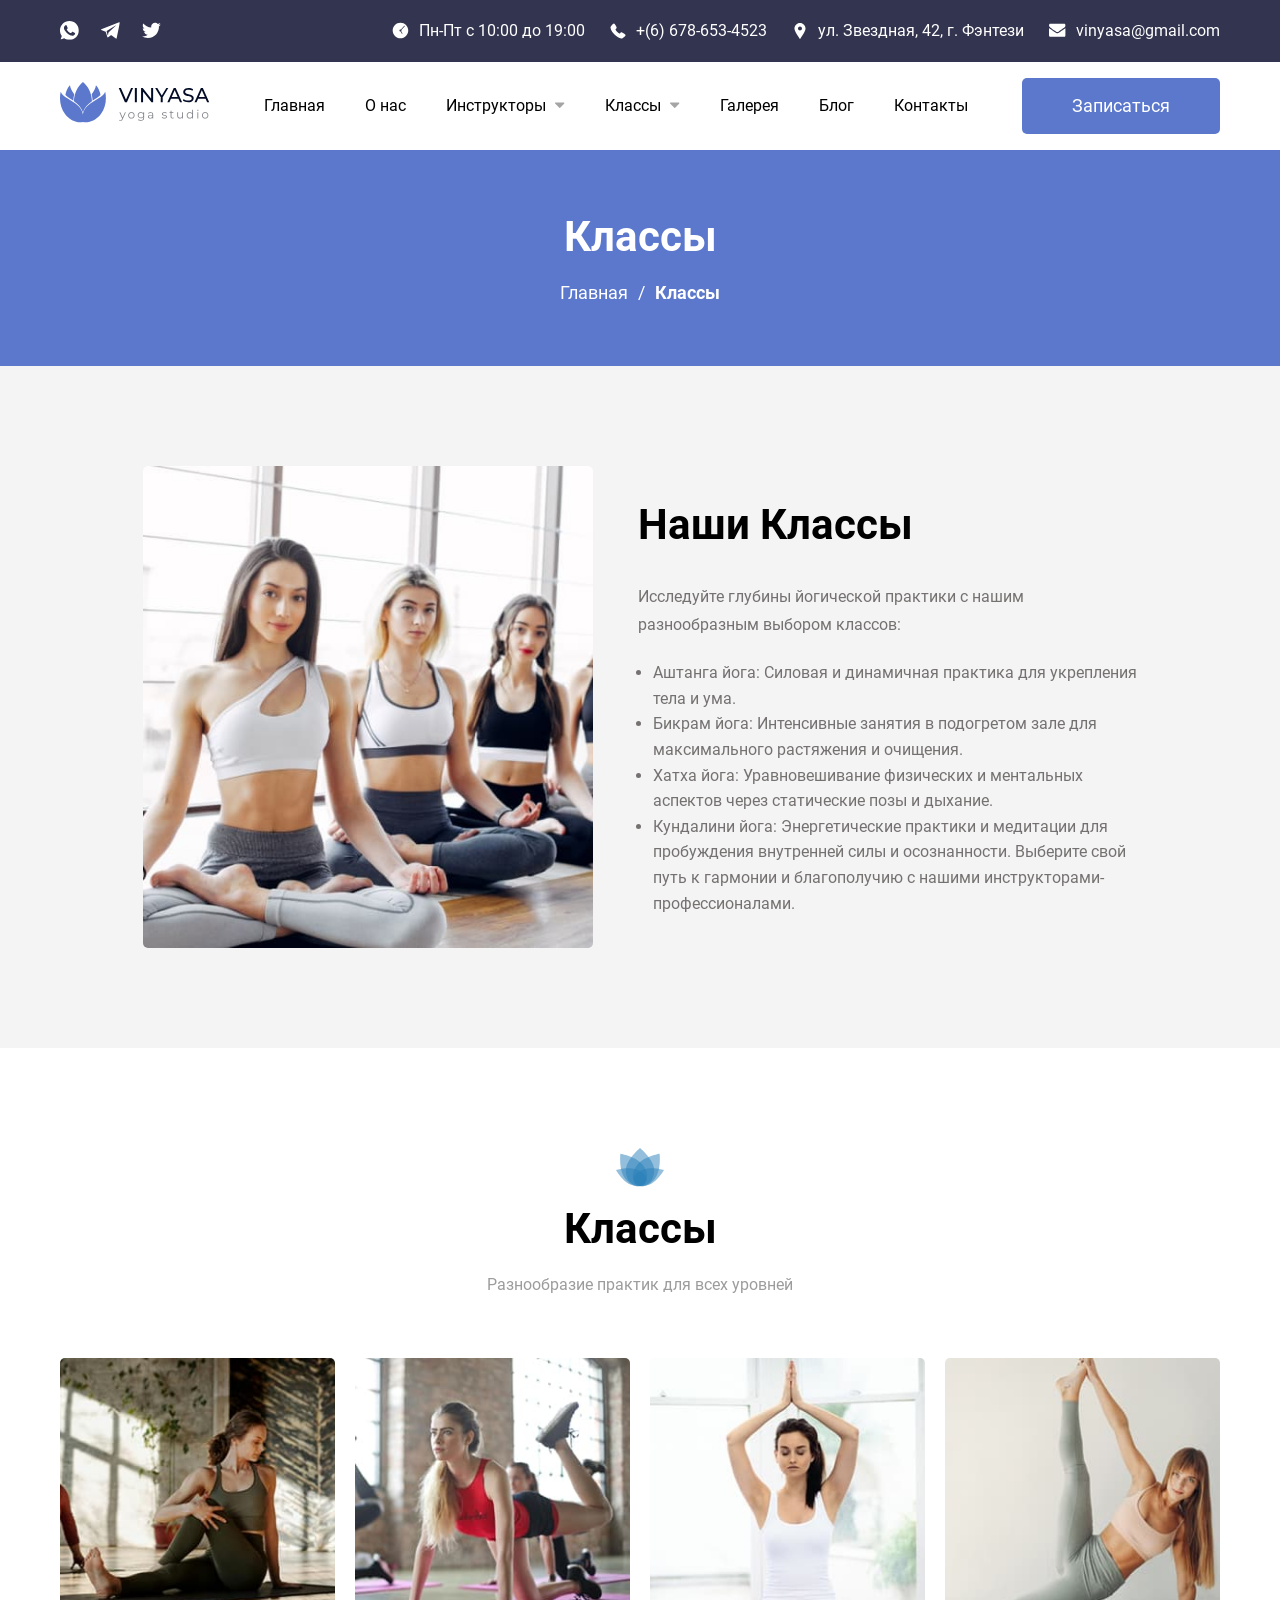
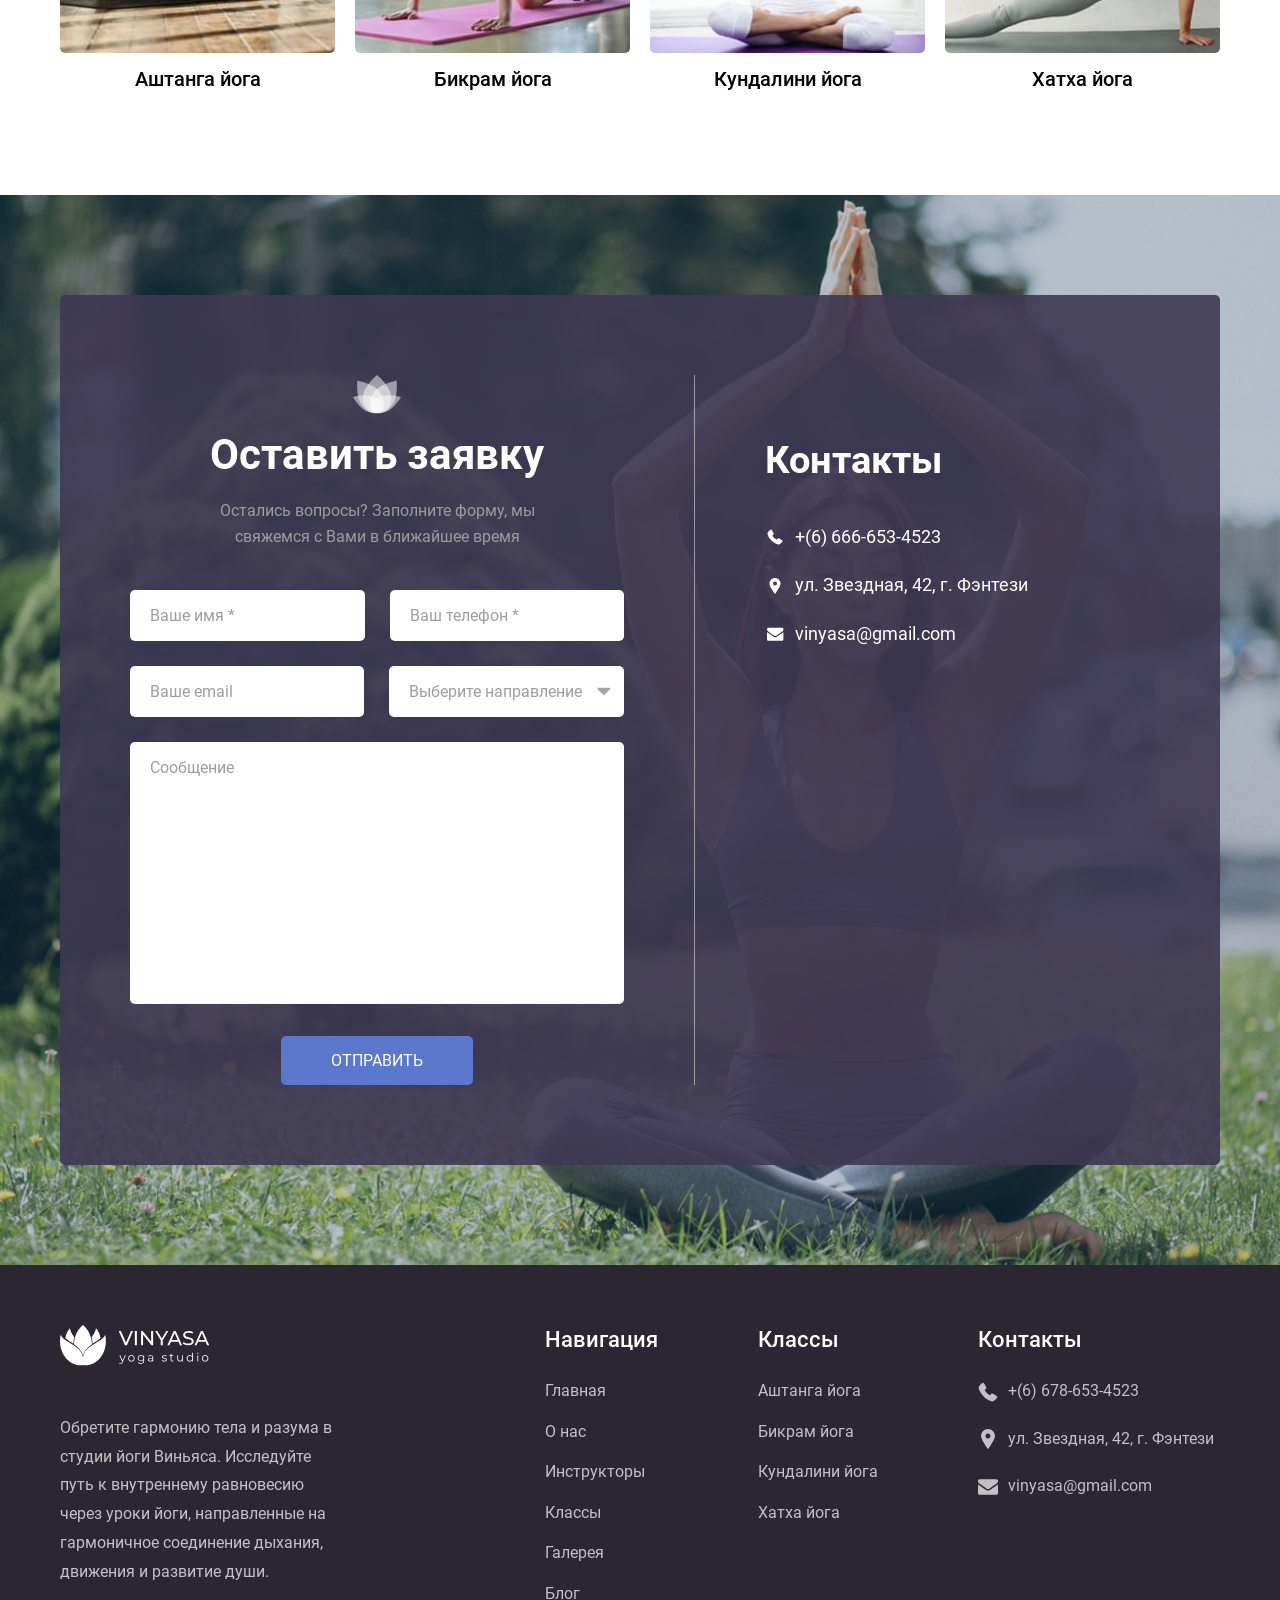
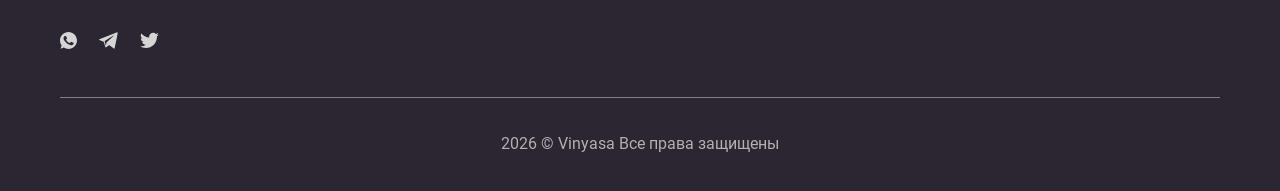
<file: classes.html>
<!doctype html>
<html lang="ru">
  <head>
    <meta charset="UTF-8" />
    <meta http-equiv="X-UA-Compatible" content="IE=edge" />
    <meta
      name="viewport"
      content="width=device-width, initial-scale=1, maximum-scale=1"
    />

    <title>Vinyasa - Классы</title>
    <!-- Favicon -->
    <link rel="shortcut icon" href="images/favicon.png" type="image/x-icon" />
    <link rel="icon" href="images/favicon.png" type="image/x-icon" />
    <!-- Swiper -->
    <link rel="stylesheet" href="./css/swiper-bundle.min.css" />
    <!-- Fonts -->
    <link rel="stylesheet" href="css/font-awesome.min.css" />
    <!-- Magnific-popup -->
    <link rel="stylesheet" href="./css/magnific-popup.min.css" />
    <!-- Styles -->
    <link rel="stylesheet" href="css/main.css" />
  </head>
  <body>
    <!-- Header -->
    <header class="header">
      <div class="header-top">
        <div class="container">
          <div class="header-top-row">
            <div class="header-social">
              <a href="https://www.whatsapp.com" target="_blank">
                <img src="./images/header/whatsapp.svg" alt="Icon Whatsapp" />
              </a>
              <a href="https://web.telegram.org" target="_blank">
                <img src="./images/header/telegram.svg" alt="Icon Telegram" />
              </a>
              <a href="https://x.com/" target="_blank">
                <img src="./images/header/twitter.svg" alt="Icon Twitter" />
              </a>
            </div>
            <div class="header-info">
              <!-- Item #1 -->
              <div class="header-info-item">
                <span class="header-info-icon">
                  <img
                    src="./images/header/info-clock.svg"
                    alt="График работы"
                  />
                </span>
                <span class="header-info-text">Пн-Пт с 10:00 до 19:00</span>
              </div>
              <!-- Item #2 -->
              <a href="tel:+66666534523" class="header-info-item">
                <span class="header-info-icon">
                  <img
                    src="./images/header/info-phone.svg"
                    alt="Номер телефона"
                  />
                </span>
                <span class="header-info-text">+(6) 678-653-4523</span>
              </a>
              <!-- Item #3 -->
              <div class="header-info-item">
                <span class="header-info-icon">
                  <img src="./images/header/info-location.svg" alt="Адрес" />
                </span>
                <span class="header-info-text">
                  ул. Звездная, 42, г. Фэнтези
                </span>
              </div>
              <!-- Item #4 -->
              <div class="header-info-item">
                <span class="header-info-icon">
                  <img
                    src="./images/header/info-envelope.svg"
                    alt="Электронная почта"
                  />
                </span>
                <span class="header-info-text">vinyasa@gmail.com</span>
              </div>
            </div>
          </div>
        </div>
      </div>
      <div class="header-bottom">
        <div class="container">
          <div class="header-bottom-row">
            <div class="header-logo">
              <a href="./index.html">
                <img src="./images/header/logo-header.svg" alt="Логотип" />
              </a>
            </div>
            <nav class="menu-nav">
              <ul>
                <li class="menu-item">
                  <a href="./index.html">Главная</a>
                </li>
                <li class="menu-item">
                  <a href="about.html">О нас</a>
                </li>
                <li class="menu-item-has-children">
                  <a href="instructors.html">Инструкторы</a>
                  <ul class="sub-menu">
                    <li class="menu-item">
                      <a href="./instructors-single.html">Ава Милер</a>
                    </li>
                    <li class="menu-item">
                      <a href="./instructors-single.html">Иван Петров</a>
                    </li>
                    <li class="menu-item">
                      <a href="./instructors-single.html">София Митчелл</a>
                    </li>
                    <li class="menu-item">
                      <a href="./instructors-single.html">Максим Смит</a>
                    </li>
                  </ul>
                </li>
                <li class="menu-item menu-item-has-children">
                  <a href="./classes.html">Классы</a>
                  <ul class="sub-menu">
                    <li class="menu-item">
                      <a href="./classes-single.html">Аштанга йога</a>
                    </li>
                    <li class="menu-item">
                      <a href="./classes-single.html">Бикрам йога</a>
                    </li>
                    <li class="menu-item">
                      <a href="./classes-single.html">Кундалини йога</a>
                    </li>
                    <li class="menu-item">
                      <a href="./classes-single.html">Хатха йога</a>
                    </li>
                  </ul>
                </li>
                <li class="menu-item">
                  <a href="./gallery.html">Галерея</a>
                </li>
                <li class="menu-item">
                  <a href="./blog.html">Блог</a>
                </li>
                <li class="menu-item">
                  <a href="#contacts">Контакты</a>
                </li>
              </ul>
            </nav>
            <div class="header-btn">
              <a
                class="magnific-inline"
                href="#modal-form"
                data-effect="mfp-3d-unfold"
              >
                Записаться
              </a>
            </div>
            <div class="hamburger">
              <i class="fa fa-bars" aria-hidden="true"></i>
            </div>
          </div>
        </div>
      </div>
      <!-- Header Mobile menu -->
      <div class="header-mobile">
        <div class="header-mobile-head">
          <div class="header-mobile-logo">
            <a href="./index.html">
              <img src="./images/footer/footer-logo.svg" alt="Логотип" />
            </a>
          </div>
          <div class="header-mobile-close">
            <i class="fa fa-times" aria-hidden="true"></i>
          </div>
        </div>
        <div class="header-mobile-wrap">
          <div class="header-mobile-top">
            <div class="header-mobile-social">
              <a href="https://www.whatsapp.com" target="_blank">
                <img src="./images/header/whatsapp.svg" alt="Icon Whatsapp" />
              </a>
              <a href="https://web.telegram.org" target="_blank">
                <img src="./images/header/telegram.svg" alt="Icon Telegram" />
              </a>
              <a href="https://x.com/" target="_blank">
                <img src="./images/header/twitter.svg" alt="Icon Twitter" />
              </a>
            </div>
            <div class="header-mobile-info">
              <!-- Item #1 -->
              <div class="header-info-item">
                <span class="header-info-icon">
                  <img
                    src="./images/header/info-clock.svg"
                    alt="График работы"
                  />
                </span>
                <span class="header-info-text">Пн-Пт с 10:00 до 19:00</span>
              </div>
              <!-- Item #2 -->
              <a href="tel:+66666534523" class="header-info-item">
                <span class="header-info-icon">
                  <img
                    src="./images/header/info-phone.svg"
                    alt="Номер телефона"
                  />
                </span>
                <span class="header-info-text">+(6) 678-653-4523</span>
              </a>
              <!-- Item #3 -->
              <div class="header-info-item">
                <span class="header-info-icon">
                  <img src="./images/header/info-location.svg" alt="Адрес" />
                </span>
                <span class="header-info-text">
                  ул. Звездная, 42, г. Фэнтези
                </span>
              </div>
              <!-- Item #4 -->
              <div class="header-info-item">
                <span class="header-info-icon">
                  <img
                    src="./images/header/info-envelope.svg"
                    alt="Электронная почта"
                  />
                </span>
                <span class="header-info-text">vinyasa@gmail.com</span>
              </div>
            </div>
          </div>

          <nav class="menu-mobile-nav">
            <ul>
              <li class="menu-item">
                <a href="./index.html">Главная</a>
              </li>
              <li class="menu-item">
                <a href="./about.html">О нас</a>
              </li>
              <li class="menu-item-has-children">
                <a href="./instructors.html">Инструкторы</a>
                <ul class="sub-menu">
                  <li class="menu-item">
                    <a href="./instructors-single.html">Ава Милер</a>
                  </li>
                  <li class="menu-item">
                    <a href="./instructors-single.html">Иван Петров</a>
                  </li>
                  <li class="menu-item">
                    <a href="./instructors-single.html">София Митчелл</a>
                  </li>
                  <li class="menu-item">
                    <a href="./instructors-single.html">Максим Смит</a>
                  </li>
                </ul>
                <span class="open-submenu">
                  <img src="./images/header/caret.svg" alt="Иконка стрелки" />
                </span>
              </li>
              <li class="menu-item menu-item-has-children">
                <a href="./classes.html">Классы</a>
                <ul class="sub-menu">
                  <li class="menu-item">
                    <a href="./classes-single.html">Аштанга йога</a>
                  </li>
                  <li class="menu-item">
                    <a href="./classes-single.html">Бикрам йога</a>
                  </li>
                  <li class="menu-item">
                    <a href="./classes-single.html">Кундалини йога</a>
                  </li>
                  <li class="menu-item">
                    <a href="./classes-single.html">Хатха йога</a>
                  </li>
                </ul>
                <span class="open-submenu">
                  <img src="./images/header/caret.svg" alt="Иконка стрелки" />
                </span>
              </li>
              <li class="menu-item">
                <a href="./gallery.html">Галерея</a>
              </li>
              <li class="menu-item">
                <a href="./blog.html">Блог</a>
              </li>
              <li class="menu-item">
                <a href="#contacts">Контакты</a>
              </li>
            </ul>
          </nav>
          <div class="header-mobile-btn">
            <a
              class="magnific-inline"
              href="#modal-form"
              data-effect="mfp-3d-unfold"
            >
              Записаться
            </a>
          </div>
        </div>
      </div>
    </header>

    <!-- Scroll up -->
    <div class="scroll-arrow-up">
      <img src="./images/scrollup/icon-scrollup.svg" alt="Стрелка вверх" />
    </div>

    <!-- Modal form -->
    <div class="modal-form-wrap mfp-hide mfp-with-anim" id="modal-form">
      <div class="modal-form-head">
        <div class="modal-logo">
          <img src="./images/header/logo-header.svg" alt="Логотип Vinyasa" />
        </div>
        <div class="modal-close">
          <img src="./images/modal/modal-close.svg" alt="Кнопка закрыть окно" />
        </div>
      </div>
      <div class="modal-body">
        <h4 class="modal-title">Записаться на занятие</h4>
        <form>
          <p>
            <input type="text" placeholder="Ваше имя*" required />
          </p>
          <p>
            <input type="tel" placeholder="Ваше телефон*" required />
          </p>
          <p>
            <button class="button">Отправить</button>
          </p>
        </form>
      </div>
    </div>

    <main class="main">
      <!-- Breadcrumbs -->
      <div class="breadcrumbs-wrap">
        <div class="container">
          <h2 class="breadcrumbs-title">Классы</h2>
          <span>
            <span><a href="#">Главная</a></span>
            /
            <span class="breadcrumb-last"><a href="#">Классы</a></span>
          </span>
        </div>
      </div>
      <!-- Instructors About -->
      <section class="instructors-about p-100 bg-gray">
        <div class="container">
          <div class="instructors-about-row">
            <div class="instructors-about-left">
              <img
                src="./images/page-classes/classes-image.jpg"
                alt="Занятия йогой"
              />
            </div>
            <div class="instructors-about-right">
              <div class="title-row">
                <h2 class="title-text">Наши Классы</h2>
              </div>
              <div class="instructors-desc">
                <p>
                  Исследуйте глубины йогической практики с нашим разнообразным
                  выбором классов:
                </p>
                <ul>
                  <li>
                    Аштанга йога: Силовая и динамичная практика для укрепления
                    тела и ума.
                  </li>
                  <li>
                    Бикрам йога: Интенсивные занятия в подогретом зале для
                    максимального растяжения и очищения.
                  </li>
                  <li>
                    Хатха йога: Уравновешивание физических и ментальных аспектов
                    через статические позы и дыхание.
                  </li>
                  <li>
                    Кундалини йога: Энергетические практики и медитации для
                    пробуждения внутренней силы и осознанности. Выберите свой
                    путь к гармонии и благополучию с нашими
                    инструкторами-профессионалами.
                  </li>
                </ul>
              </div>
            </div>
          </div>
        </div>
      </section>
      <!-- Classes -->
      <section class="classes-wrap p-100">
        <div class="container">
          <div class="title-column">
            <span class="title-icon">
              <img src="./images/about/title-icon.svg" alt="Логотип" />
            </span>
            <h2 class="title-text">Классы</h2>
            <div class="title-desc">Разнообразие практик для всех уровней</div>
          </div>
          <div class="classes-row">
            <!-- Card #1 -->
            <div class="classes-item">
              <div class="classes-thumb">
                <a href="classes-single.html" target="_blank">
                  <img
                    src="./images/classes/classes-1.jpg"
                    alt="Аштанга йога"
                  />
                </a>
              </div>
              <h4 class="classes-title">
                <a href="classes-single.html">Аштанга йога</a>
              </h4>
            </div>
            <!-- Card #2 -->
            <div class="classes-item">
              <div class="classes-thumb">
                <a href="classes-single.html" target="_blank">
                  <img src="./images/classes/classes-2.jpg" alt="Бикрам йога" />
                </a>
              </div>
              <h4 class="classes-title">
                <a href="classes-single.html">Бикрам йога</a>
              </h4>
            </div>
            <!-- Card #3 -->
            <div class="classes-item">
              <div class="classes-thumb">
                <a href="classes-single.html" target="_blank">
                  <img
                    src="./images/classes/classes-3.jpg"
                    alt="Кундалини йога"
                  />
                </a>
              </div>
              <h4 class="classes-title">
                <a href="classes-single.html">Кундалини йога</a>
              </h4>
            </div>
            <!-- Card #4 -->
            <div class="classes-item">
              <div class="classes-thumb">
                <a href="classes-single.html" target="_blank">
                  <img src="./images/classes/classes-4.jpg" alt="Хатха йога" />
                </a>
              </div>
              <h4 class="classes-title">
                <a href="classes-single.html">Хатха йога</a>
              </h4>
            </div>
          </div>
        </div>
      </section>
      <!-- Contacts -->
      <section
        id="contacts"
        class="contacts-wrap p-100"
        style="background-image: url('./images/contacts/contacts-bg.jpg')"
      >
        <div class="container">
          <div class="contacts-row">
            <!-- Left -->
            <div class="contacts-left">
              <div class="title-column title-white">
                <span class="title-icon">
                  <img
                    src="./images/gallery/title-icon-white.svg"
                    alt="Логотип"
                  />
                </span>
                <h2 class="title-text">Оставить заявку</h2>
                <div class="title-desc">
                  Остались вопросы? Заполните форму, мы
                  <br />
                  свяжемся с Вами в ближайшее время
                </div>
              </div>
              <form>
                <fieldset class="form-group">
                  <input
                    name="user-name"
                    type="text"
                    placeholder="Ваше имя *"
                    required
                  />
                  <input
                    name="user-tel"
                    type="tel"
                    placeholder="Ваш телефон *"
                    required
                  />
                </fieldset>
                <fieldset class="form-group">
                  <input
                    name="user-email"
                    type="email"
                    placeholder="Ваше email"
                  />
                  <select name="user-select">
                    <option disabled selected>Выберите направление</option>
                    <option>Аштанга йога</option>
                    <option>Бикрам йога</option>
                    <option>Кундалини йога</option>
                    <option>Хатха йога</option>
                  </select>
                </fieldset>
                <fieldset class="form-single">
                  <textarea
                    name="user-textarea"
                    cols="40"
                    rows="6"
                    placeholder="Сообщение"
                  ></textarea>
                </fieldset>
                <fieldset class="form-btn">
                  <button class="button">Отправить</button>
                </fieldset>
              </form>
            </div>
            <!-- Right -->
            <div class="contacts-right">
              <h3 class="contacts-title">Контакты</h3>
              <div class="contacts-info">
                <!-- Item #1 -->
                <div class="contacts-item">
                  <span class="contacts-icon">
                    <img
                      src="./images/header/info-phone.svg"
                      alt="Номер телефона"
                    />
                  </span>
                  <span class="contacts-phone">+(6) 666-653-4523</span>
                </div>
                <!-- Item #2 -->
                <div class="contacts-item">
                  <span class="contacts-icon">
                    <img src="./images/header/info-location.svg" alt="Адрес" />
                  </span>
                  <span class="contacts-phone">
                    ул. Звездная, 42, г. Фэнтези
                  </span>
                </div>
                <!-- Item #3 -->
                <div class="contacts-item">
                  <span class="contacts-icon">
                    <img
                      src="./images/header/info-envelope.svg"
                      alt="Электронная почта"
                    />
                  </span>
                  <span class="contacts-phone">vinyasa@gmail.com</span>
                </div>
              </div>
              <div class="contacts-map">
                <iframe
                  src="https://www.google.com/maps/embed?pb=!1m18!1m12!1m3!1d10891.394050026835!2d31.96200728416441!3d46.964666330862634!2m3!1f0!2f0!3f0!3m2!1i1024!2i768!4f13.1!3m3!1m2!1s0x40c5c9d0ba195e65%3A0x35e7f2eaa046a5e5!2z0JnQvtCz0LAg0KLQsNC90LXRhi4g0JXQu9C10L3QsCDQoNC-0LzQsNC90L7QstCw!5e0!3m2!1sru!2sua!4v1782320549477!5m2!1sru!2sua"
                  width="358"
                  height="319"
                  style="border: 0"
                  allowfullscreen=""
                  loading="lazy"
                  referrerpolicy="strict-origin-when-cross-origin"
                ></iframe>
              </div>
            </div>
          </div>
        </div>
      </section>
    </main>

    <!-- Footer -->
    <footer class="footer">
      <div class="container">
        <div class="footer-row">
          <!-- Left -->
          <div class="footer-left">
            <div class="footer-logo">
              <a href="./index.html">
                <img src="./images/footer/footer-logo.svg" alt="Логотип" />
              </a>
            </div>
            <div class="footer-desc">
              <p>
                Обретите гармонию тела и разума в студии йоги Виньяса.
                Исследуйте путь к внутреннему равновесию через уроки йоги,
                направленные на гармоничное соединение дыхания, движения и
                развитие души.
              </p>
            </div>
            <div class="footer-social">
              <a href="https://www.whatsapp.com" target="_blank">
                <img
                  src="./images/footer/social-whatsapp.svg"
                  alt="Icon Whatsapp"
                />
              </a>
              <a href="https://web.telegram.org" target="_blank">
                <img
                  src="./images/footer/social-telegram.svg"
                  alt="Icon Telegram"
                />
              </a>
              <a href="https://x.com/" target="_blank">
                <img
                  src="./images/footer/social-twitter.svg"
                  alt="Icon Twitter"
                />
              </a>
            </div>
          </div>
          <!-- Right -->
          <div class="footer-right">
            <nav class="footer-menu-nav">
              <h3 class="footer-menu-title">Навигация</h3>
              <ul>
                <li class="menu-item">
                  <a href="./index.html">Главная</a>
                </li>
                <li class="menu-item">
                  <a href="about.html">О нас</a>
                </li>
                <li class="menu-item">
                  <a href="instructors.html">Инструкторы</a>
                </li>
                <li class="menu-item">
                  <a href="./classes.html">Классы</a>
                </li>
                <li class="menu-item">
                  <a href="./gallery.html">Галерея</a>
                </li>
                <li class="menu-item">
                  <a href="./blog.html">Блог</a>
                </li>
              </ul>
            </nav>

            <nav class="footer-menu-nav">
              <h3 class="footer-menu-title">Классы</h3>
              <ul>
                <li class="menu-item">
                  <a href="./classes-single.html">Аштанга йога</a>
                </li>
                <li class="menu-item">
                  <a href="./classes-single.html">Бикрам йога</a>
                </li>
                <li class="menu-item">
                  <a href="./classes-single.html">Кундалини йога</a>
                </li>
                <li class="menu-item">
                  <a href="./classes-single.html">Хатха йога</a>
                </li>
              </ul>
            </nav>

            <div class="footer-menu-nav">
              <h3 class="footer-menu-title">Контакты</h3>
              <div class="footer-contacts-info">
                <!-- Item #1 -->
                <div class="footer-contacts-item">
                  <span class="footer-contacts-icon">
                    <img
                      src="./images/footer/footer-phone.svg"
                      alt="Номер телефона"
                    />
                  </span>
                  <span class="footer-contacts-phone">+(6) 678-653-4523</span>
                </div>
                <!-- Item #2 -->
                <div class="footer-contacts-item">
                  <span class="footer-contacts-icon">
                    <img
                      src="./images/footer/footer-location.svg"
                      alt="Адрес"
                    />
                  </span>
                  <span class="footer-contacts-phone">
                    ул. Звездная, 42, г. Фэнтези
                  </span>
                </div>
                <!-- Item #3 -->
                <div class="footer-contacts-item">
                  <span class="footer-contacts-icon">
                    <img
                      src="./images/footer/footer-envelope.svg"
                      alt="Электронная почта"
                    />
                  </span>
                  <span class="footer-contacts-phone">vinyasa@gmail.com</span>
                </div>
              </div>
            </div>
          </div>
        </div>

        <div class="footer-copyright">
          <p>2026 © Vinyasa Все права защищены</p>
        </div>
      </div>
    </footer>

    <script src="./js/jquery-3.7.0.min.js"></script>
    <script src="./js/masonry.pkgd.min.js"></script>
    <script src="./js/imagesloaded.pkgd.min.js"></script>
    <script src="./js/swiper-bundle.min.js"></script>
    <script src="./js/magnific-popup.min.js"></script>
    <script src="./js/script.js"></script>
  </body>
</html>
</file>
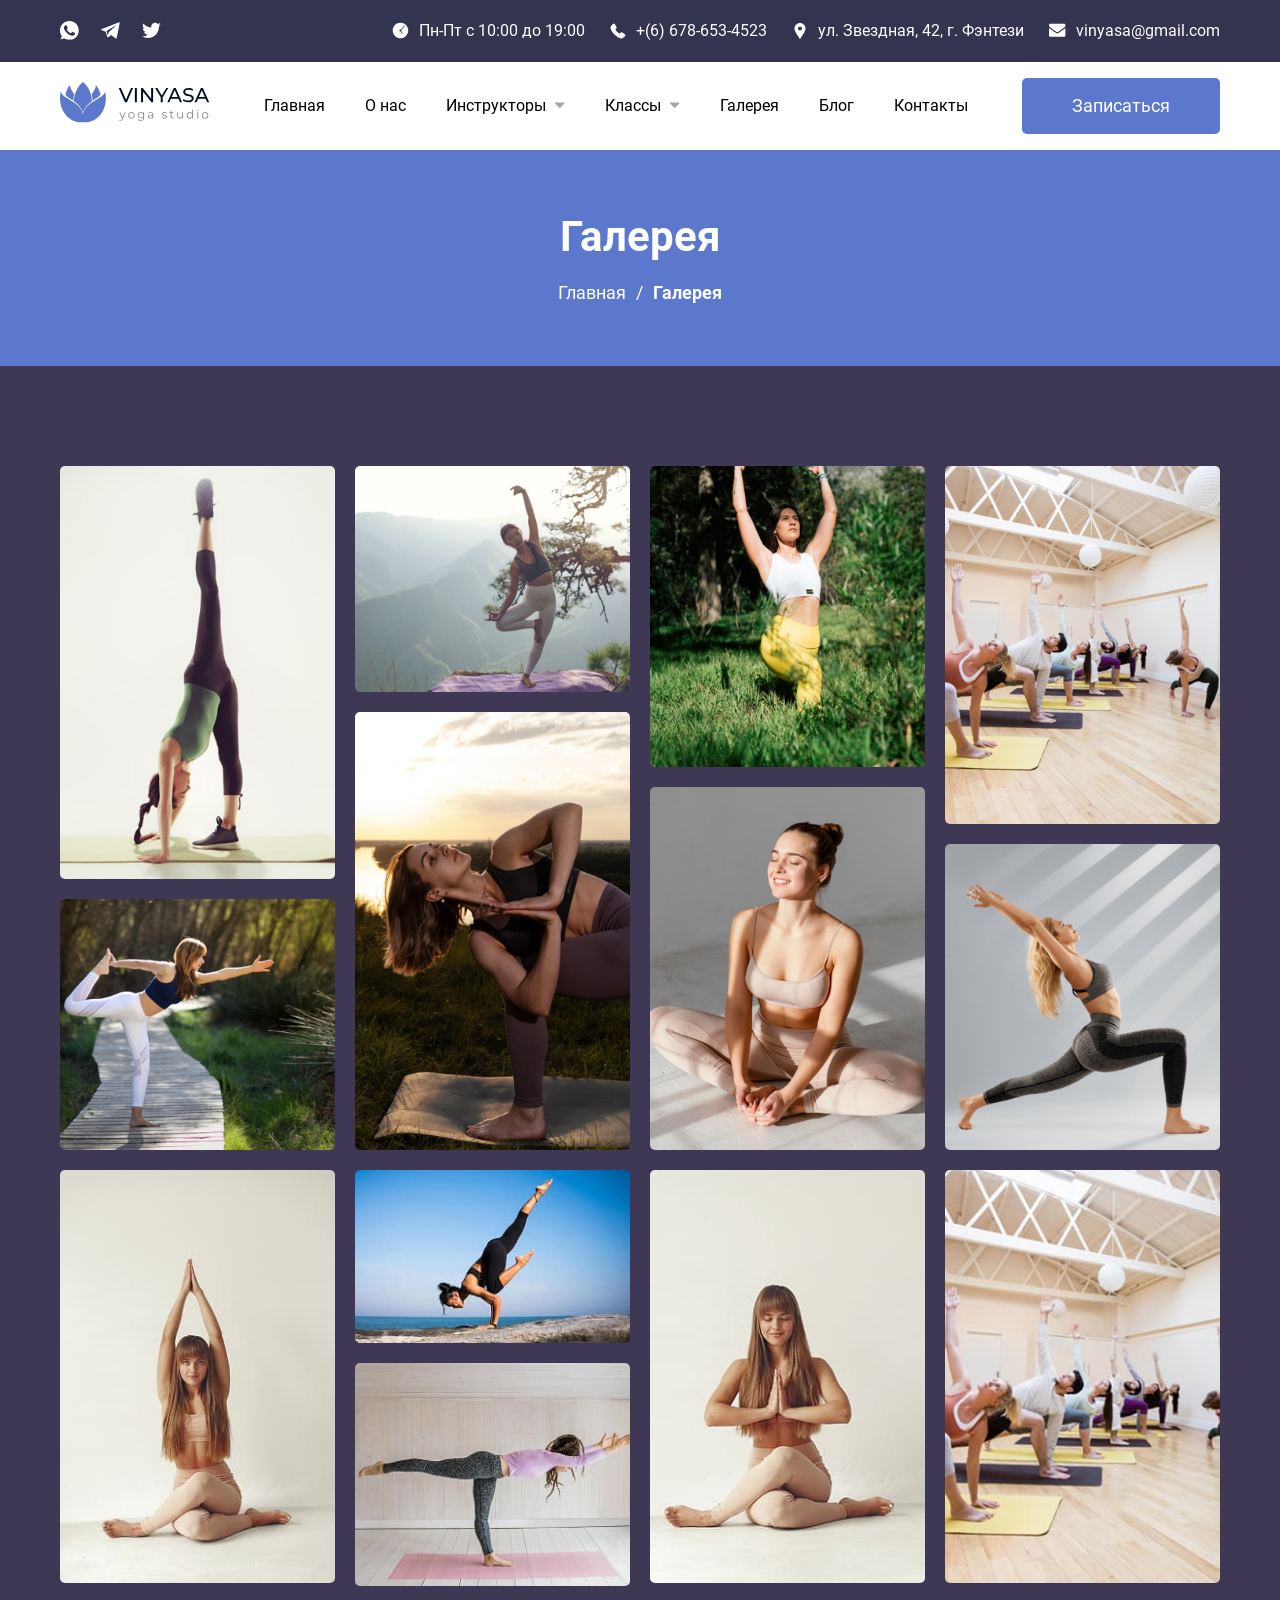
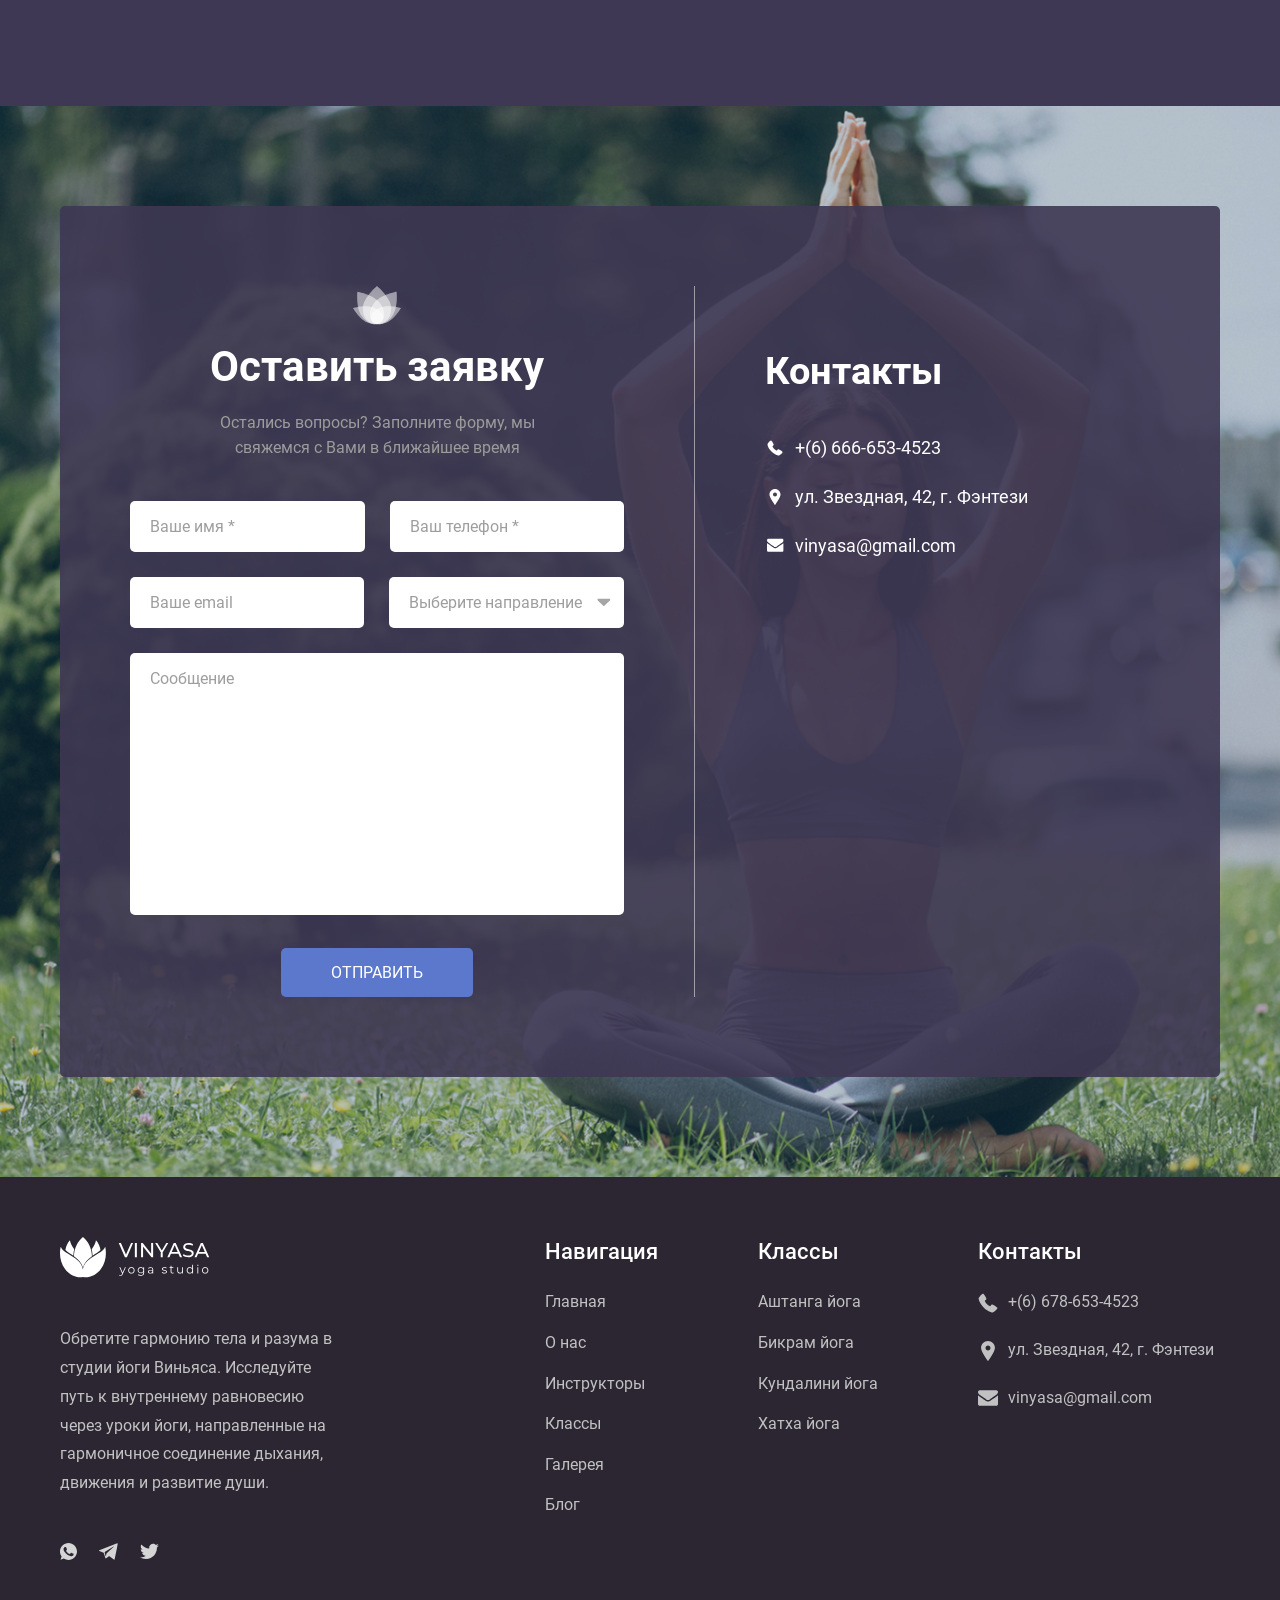
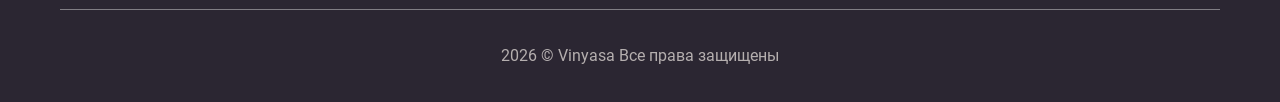
<file: gallery.html>
<!doctype html>
<html lang="ru">
  <head>
    <meta charset="UTF-8" />
    <meta http-equiv="X-UA-Compatible" content="IE=edge" />
    <meta
      name="viewport"
      content="width=device-width, initial-scale=1, maximum-scale=1"
    />

    <title>Vinyasa - Галерея</title>
    <!-- Favicon -->
    <link rel="shortcut icon" href="images/favicon.png" type="image/x-icon" />
    <link rel="icon" href="images/favicon.png" type="image/x-icon" />
    <!-- Swiper -->
    <link rel="stylesheet" href="./css/swiper-bundle.min.css" />
    <!-- Fonts -->
    <link rel="stylesheet" href="css/font-awesome.min.css" />
    <!-- Magnific-popup -->
    <link rel="stylesheet" href="./css/magnific-popup.min.css" />
    <!-- Styles -->
    <link rel="stylesheet" href="css/main.css" />
  </head>
  <body>
    <!-- Header -->
    <header class="header">
      <div class="header-top">
        <div class="container">
          <div class="header-top-row">
            <div class="header-social">
              <a href="https://www.whatsapp.com" target="_blank">
                <img src="./images/header/whatsapp.svg" alt="Icon Whatsapp" />
              </a>
              <a href="https://web.telegram.org" target="_blank">
                <img src="./images/header/telegram.svg" alt="Icon Telegram" />
              </a>
              <a href="https://x.com/" target="_blank">
                <img src="./images/header/twitter.svg" alt="Icon Twitter" />
              </a>
            </div>
            <div class="header-info">
              <!-- Item #1 -->
              <div class="header-info-item">
                <span class="header-info-icon">
                  <img
                    src="./images/header/info-clock.svg"
                    alt="График работы"
                  />
                </span>
                <span class="header-info-text">Пн-Пт с 10:00 до 19:00</span>
              </div>
              <!-- Item #2 -->
              <a href="tel:+66666534523" class="header-info-item">
                <span class="header-info-icon">
                  <img
                    src="./images/header/info-phone.svg"
                    alt="Номер телефона"
                  />
                </span>
                <span class="header-info-text">+(6) 678-653-4523</span>
              </a>
              <!-- Item #3 -->
              <div class="header-info-item">
                <span class="header-info-icon">
                  <img src="./images/header/info-location.svg" alt="Адрес" />
                </span>
                <span class="header-info-text">
                  ул. Звездная, 42, г. Фэнтези
                </span>
              </div>
              <!-- Item #4 -->
              <div class="header-info-item">
                <span class="header-info-icon">
                  <img
                    src="./images/header/info-envelope.svg"
                    alt="Электронная почта"
                  />
                </span>
                <span class="header-info-text">vinyasa@gmail.com</span>
              </div>
            </div>
          </div>
        </div>
      </div>
      <div class="header-bottom">
        <div class="container">
          <div class="header-bottom-row">
            <div class="header-logo">
              <a href="./index.html">
                <img src="./images/header/logo-header.svg" alt="Логотип" />
              </a>
            </div>
            <nav class="menu-nav">
              <ul>
                <li class="menu-item">
                  <a href="./index.html">Главная</a>
                </li>
                <li class="menu-item">
                  <a href="about.html">О нас</a>
                </li>
                <li class="menu-item-has-children">
                  <a href="instructors.html">Инструкторы</a>
                  <ul class="sub-menu">
                    <li class="menu-item">
                      <a href="./instructors-single.html">Ава Милер</a>
                    </li>
                    <li class="menu-item">
                      <a href="./instructors-single.html">Иван Петров</a>
                    </li>
                    <li class="menu-item">
                      <a href="./instructors-single.html">София Митчелл</a>
                    </li>
                    <li class="menu-item">
                      <a href="./instructors-single.html">Максим Смит</a>
                    </li>
                  </ul>
                </li>
                <li class="menu-item menu-item-has-children">
                  <a href="./classes.html">Классы</a>
                  <ul class="sub-menu">
                    <li class="menu-item">
                      <a href="./classes-single.html">Аштанга йога</a>
                    </li>
                    <li class="menu-item">
                      <a href="./classes-single.html">Бикрам йога</a>
                    </li>
                    <li class="menu-item">
                      <a href="./classes-single.html">Кундалини йога</a>
                    </li>
                    <li class="menu-item">
                      <a href="./classes-single.html">Хатха йога</a>
                    </li>
                  </ul>
                </li>
                <li class="menu-item">
                  <a href="./gallery.html">Галерея</a>
                </li>
                <li class="menu-item">
                  <a href="./blog.html">Блог</a>
                </li>
                <li class="menu-item">
                  <a href="#contacts">Контакты</a>
                </li>
              </ul>
            </nav>
            <div class="header-btn">
              <a
                class="magnific-inline"
                href="#modal-form"
                data-effect="mfp-3d-unfold"
              >
                Записаться
              </a>
            </div>
            <div class="hamburger">
              <i class="fa fa-bars" aria-hidden="true"></i>
            </div>
          </div>
        </div>
      </div>
      <!-- Header Mobile menu -->
      <div class="header-mobile">
        <div class="header-mobile-head">
          <div class="header-mobile-logo">
            <a href="/">
              <img src="./images/footer/footer-logo.svg" alt="Логотип" />
            </a>
          </div>
          <div class="header-mobile-close">
            <i class="fa fa-times" aria-hidden="true"></i>
          </div>
        </div>
        <div class="header-mobile-wrap">
          <div class="header-mobile-top">
            <div class="header-mobile-social">
              <a href="https://www.whatsapp.com" target="_blank">
                <img src="./images/header/whatsapp.svg" alt="Icon Whatsapp" />
              </a>
              <a href="https://web.telegram.org" target="_blank">
                <img src="./images/header/telegram.svg" alt="Icon Telegram" />
              </a>
              <a href="https://x.com/" target="_blank">
                <img src="./images/header/twitter.svg" alt="Icon Twitter" />
              </a>
            </div>
            <div class="header-mobile-info">
              <!-- Item #1 -->
              <div class="header-info-item">
                <span class="header-info-icon">
                  <img
                    src="./images/header/info-clock.svg"
                    alt="График работы"
                  />
                </span>
                <span class="header-info-text">Пн-Пт с 10:00 до 19:00</span>
              </div>
              <!-- Item #2 -->
              <a href="tel:+66666534523" class="header-info-item">
                <span class="header-info-icon">
                  <img
                    src="./images/header/info-phone.svg"
                    alt="Номер телефона"
                  />
                </span>
                <span class="header-info-text">+(6) 678-653-4523</span>
              </a>
              <!-- Item #3 -->
              <div class="header-info-item">
                <span class="header-info-icon">
                  <img src="./images/header/info-location.svg" alt="Адрес" />
                </span>
                <span class="header-info-text">
                  ул. Звездная, 42, г. Фэнтези
                </span>
              </div>
              <!-- Item #4 -->
              <div class="header-info-item">
                <span class="header-info-icon">
                  <img
                    src="./images/header/info-envelope.svg"
                    alt="Электронная почта"
                  />
                </span>
                <span class="header-info-text">vinyasa@gmail.com</span>
              </div>
            </div>
          </div>

          <nav class="menu-mobile-nav">
            <ul>
              <li class="menu-item">
                <a href="./index.html">Главная</a>
              </li>
              <li class="menu-item">
                <a href="./about.html">О нас</a>
              </li>
              <li class="menu-item-has-children">
                <a href="./instructors.html">Инструкторы</a>
                <ul class="sub-menu">
                  <li class="menu-item">
                    <a href="./instructors-single.html">Ава Милер</a>
                  </li>
                  <li class="menu-item">
                    <a href="./instructors-single.html">Иван Петров</a>
                  </li>
                  <li class="menu-item">
                    <a href="./instructors-single.html">София Митчелл</a>
                  </li>
                  <li class="menu-item">
                    <a href="./instructors-single.html">Максим Смит</a>
                  </li>
                </ul>
                <span class="open-submenu">
                  <img src="./images/header/caret.svg" alt="Иконка стрелки" />
                </span>
              </li>
              <li class="menu-item menu-item-has-children">
                <a href="./classes.html">Классы</a>
                <ul class="sub-menu">
                  <li class="menu-item">
                    <a href="./classes-single.html">Аштанга йога</a>
                  </li>
                  <li class="menu-item">
                    <a href="./classes-single.html">Бикрам йога</a>
                  </li>
                  <li class="menu-item">
                    <a href="./classes-single.html">Кундалини йога</a>
                  </li>
                  <li class="menu-item">
                    <a href="./classes-single.html">Хатха йога</a>
                  </li>
                </ul>
                <span class="open-submenu">
                  <img src="./images/header/caret.svg" alt="Иконка стрелки" />
                </span>
              </li>
              <li class="menu-item">
                <a href="./gallery.html">Галерея</a>
              </li>
              <li class="menu-item">
                <a href="./blog.html">Блог</a>
              </li>
              <li class="menu-item">
                <a href="#contacts">Контакты</a>
              </li>
            </ul>
          </nav>
          <div class="header-mobile-btn">
            <a
              class="magnific-inline"
              href="#modal-form"
              data-effect="mfp-3d-unfold"
            >
              Записаться
            </a>
          </div>
        </div>
      </div>
    </header>

    <!-- Scroll up -->
    <div class="scroll-arrow-up">
      <img src="./images/scrollup/icon-scrollup.svg" alt="Стрелка вверх" />
    </div>

    <!-- Modal form -->
    <div class="modal-form-wrap mfp-hide mfp-with-anim" id="modal-form">
      <div class="modal-form-head">
        <div class="modal-logo">
          <img src="./images/header/logo-header.svg" alt="Логотип Vinyasa" />
        </div>
        <div class="modal-close">
          <img src="./images/modal/modal-close.svg" alt="Кнопка закрыть окно" />
        </div>
      </div>
      <div class="modal-body">
        <h4 class="modal-title">Записаться на занятие</h4>
        <form>
          <p>
            <input type="text" placeholder="Ваше имя*" required />
          </p>
          <p>
            <input type="tel" placeholder="Ваше телефон*" required />
          </p>
          <p>
            <button class="button">Отправить</button>
          </p>
        </form>
      </div>
    </div>

    <main class="main">
      <!-- Breadcrumbs -->
      <div class="breadcrumbs-wrap">
        <div class="container">
          <h2 class="breadcrumbs-title">Галерея</h2>
          <span>
            <span><a href="#">Главная</a></span>
            /
            <span class="breadcrumb-last">Галерея</span>
          </span>
        </div>
      </div>
      <!-- Gallery -->
      <section class="gallery-wrap p-100">
        <div class="container">
          <div class="grid">
            <div class="grid-sizer"></div>
            <!-- Image #1 -->
            <div class="grid-item">
              <a href="./images/gallery/gallery-1.jpg" class="magnific-image">
                <img src="./images/gallery/gallery-1.jpg" alt="Галерея" />
              </a>
            </div>
            <!-- Image #2 -->
            <div class="grid-item">
              <a href="./images/gallery/gallery-2.jpg" class="magnific-image">
                <img src="./images/gallery/gallery-2.jpg" alt="Галерея" />
              </a>
            </div>
            <!-- Image #3 -->
            <div class="grid-item">
              <a href="./images/gallery/gallery-3.jpg" class="magnific-image">
                <img src="./images/gallery/gallery-3.jpg" alt="Галерея" />
              </a>
            </div>
            <!-- Image #4 -->
            <div class="grid-item">
              <a href="./images/gallery/gallery-4.jpg" class="magnific-image">
                <img src="./images/gallery/gallery-4.jpg" alt="Галерея" />
              </a>
            </div>

            <!-- Image #6 -->
            <div class="grid-item">
              <a href="./images/gallery/gallery-6.jpg" class="magnific-image">
                <img src="./images/gallery/gallery-6.jpg" alt="Галерея" />
              </a>
            </div>
            <!-- Image #7 -->
            <div class="grid-item">
              <a href="./images/gallery/gallery-7.jpg" class="magnific-image">
                <img src="./images/gallery/gallery-7.jpg" alt="Галерея" />
              </a>
            </div>
            <!-- Image #8 -->
            <div class="grid-item">
              <a href="./images/gallery/gallery-8.jpg" class="magnific-image">
                <img src="./images/gallery/gallery-8.jpg" alt="Галерея" />
              </a>
            </div>
            <!-- Image #5 -->
            <div class="grid-item">
              <a href="./images/gallery/gallery-5.jpg" class="magnific-image">
                <img src="./images/gallery/gallery-5.jpg" alt="Галерея" />
              </a>
            </div>

            <!-- Image #10 -->
            <div class="grid-item">
              <a href="./images/gallery/gallery-10.jpg" class="magnific-image">
                <img src="./images/gallery/gallery-10.jpg" alt="Галерея" />
              </a>
            </div>
            <!-- Image #9 -->
            <div class="grid-item">
              <a href="./images/gallery/gallery-9.jpg" class="magnific-image">
                <img src="./images/gallery/gallery-9.jpg" alt="Галерея" />
              </a>
            </div>
            <!-- Image #12 -->
            <div class="grid-item">
              <a href="./images/gallery/gallery-12.jpg" class="magnific-image">
                <img src="./images/gallery/gallery-12.jpg" alt="Галерея" />
              </a>
            </div>
            <!-- Image #13 -->
            <div class="grid-item">
              <a href="./images/gallery/gallery-13.jpg" class="magnific-image">
                <img src="./images/gallery/gallery-13.jpg" alt="Галерея" />
              </a>
            </div>

            <!-- Image #11 -->
            <div class="grid-item">
              <a href="./images/gallery/gallery-11.jpg" class="magnific-image">
                <img src="./images/gallery/gallery-11.jpg" alt="Галерея" />
              </a>
            </div>
          </div>
        </div>
      </section>
      <!-- Contacts -->
      <section
        id="contacts"
        class="contacts-wrap p-100"
        style="background-image: url('./images/contacts/contacts-bg.jpg')"
      >
        <div class="container">
          <div class="contacts-row">
            <!-- Left -->
            <div class="contacts-left">
              <div class="title-column title-white">
                <span class="title-icon">
                  <img
                    src="./images/gallery/title-icon-white.svg"
                    alt="Логотип"
                  />
                </span>
                <h2 class="title-text">Оставить заявку</h2>
                <div class="title-desc">
                  Остались вопросы? Заполните форму, мы
                  <br />
                  свяжемся с Вами в ближайшее время
                </div>
              </div>
              <form>
                <fieldset class="form-group">
                  <input
                    name="user-name"
                    type="text"
                    placeholder="Ваше имя *"
                    required
                  />
                  <input
                    name="user-tel"
                    type="tel"
                    placeholder="Ваш телефон *"
                    required
                  />
                </fieldset>
                <fieldset class="form-group">
                  <input
                    name="user-email"
                    type="email"
                    placeholder="Ваше email"
                  />
                  <select name="user-select">
                    <option disabled selected>Выберите направление</option>
                    <option>Аштанга йога</option>
                    <option>Бикрам йога</option>
                    <option>Кундалини йога</option>
                    <option>Хатха йога</option>
                  </select>
                </fieldset>
                <fieldset class="form-single">
                  <textarea
                    name="user-textarea"
                    cols="40"
                    rows="6"
                    placeholder="Сообщение"
                  ></textarea>
                </fieldset>
                <fieldset class="form-btn">
                  <button class="button">Отправить</button>
                </fieldset>
              </form>
            </div>
            <!-- Right -->
            <div class="contacts-right">
              <h3 class="contacts-title">Контакты</h3>
              <div class="contacts-info">
                <!-- Item #1 -->
                <div class="contacts-item">
                  <span class="contacts-icon">
                    <img
                      src="./images/header/info-phone.svg"
                      alt="Номер телефона"
                    />
                  </span>
                  <span class="contacts-phone">+(6) 666-653-4523</span>
                </div>
                <!-- Item #2 -->
                <div class="contacts-item">
                  <span class="contacts-icon">
                    <img src="./images/header/info-location.svg" alt="Адрес" />
                  </span>
                  <span class="contacts-phone">
                    ул. Звездная, 42, г. Фэнтези
                  </span>
                </div>
                <!-- Item #3 -->
                <div class="contacts-item">
                  <span class="contacts-icon">
                    <img
                      src="./images/header/info-envelope.svg"
                      alt="Электронная почта"
                    />
                  </span>
                  <span class="contacts-phone">vinyasa@gmail.com</span>
                </div>
              </div>
              <div class="contacts-map">
                <iframe
                  src="https://www.google.com/maps/embed?pb=!1m18!1m12!1m3!1d10891.394050026835!2d31.96200728416441!3d46.964666330862634!2m3!1f0!2f0!3f0!3m2!1i1024!2i768!4f13.1!3m3!1m2!1s0x40c5c9d0ba195e65%3A0x35e7f2eaa046a5e5!2z0JnQvtCz0LAg0KLQsNC90LXRhi4g0JXQu9C10L3QsCDQoNC-0LzQsNC90L7QstCw!5e0!3m2!1sru!2sua!4v1782320549477!5m2!1sru!2sua"
                  width="358"
                  height="319"
                  style="border: 0"
                  allowfullscreen=""
                  loading="lazy"
                  referrerpolicy="strict-origin-when-cross-origin"
                ></iframe>
              </div>
            </div>
          </div>
        </div>
      </section>
    </main>

    <!-- Footer -->
    <footer class="footer">
      <div class="container">
        <div class="footer-row">
          <!-- Left -->
          <div class="footer-left">
            <div class="footer-logo">
              <a href="/">
                <img src="./images/footer/footer-logo.svg" alt="Логотип" />
              </a>
            </div>
            <div class="footer-desc">
              <p>
                Обретите гармонию тела и разума в студии йоги Виньяса.
                Исследуйте путь к внутреннему равновесию через уроки йоги,
                направленные на гармоничное соединение дыхания, движения и
                развитие души.
              </p>
            </div>
            <div class="footer-social">
              <a href="https://www.whatsapp.com" target="_blank">
                <img
                  src="./images/footer/social-whatsapp.svg"
                  alt="Icon Whatsapp"
                />
              </a>
              <a href="https://web.telegram.org" target="_blank">
                <img
                  src="./images/footer/social-telegram.svg"
                  alt="Icon Telegram"
                />
              </a>
              <a href="https://x.com/" target="_blank">
                <img
                  src="./images/footer/social-twitter.svg"
                  alt="Icon Twitter"
                />
              </a>
            </div>
          </div>
          <!-- Right -->
          <div class="footer-right">
            <nav class="footer-menu-nav">
              <h3 class="footer-menu-title">Навигация</h3>
              <ul>
                <li class="menu-item">
                  <a href="./index.html">Главная</a>
                </li>
                <li class="menu-item">
                  <a href="about.html">О нас</a>
                </li>
                <li class="menu-item">
                  <a href="instructors.html">Инструкторы</a>
                </li>
                <li class="menu-item">
                  <a href="./classes.html">Классы</a>
                </li>
                <li class="menu-item">
                  <a href="./gallery.html">Галерея</a>
                </li>
                <li class="menu-item">
                  <a href="./blog.html">Блог</a>
                </li>
              </ul>
            </nav>

            <nav class="footer-menu-nav">
              <h3 class="footer-menu-title">Классы</h3>
              <ul>
                <li class="menu-item">
                  <a href="./classes-single.html">Аштанга йога</a>
                </li>
                <li class="menu-item">
                  <a href="./classes-single.html">Бикрам йога</a>
                </li>
                <li class="menu-item">
                  <a href="./classes-single.html">Кундалини йога</a>
                </li>
                <li class="menu-item">
                  <a href="./classes-single.html">Хатха йога</a>
                </li>
              </ul>
            </nav>

            <div class="footer-menu-nav">
              <h3 class="footer-menu-title">Контакты</h3>
              <div class="footer-contacts-info">
                <!-- Item #1 -->
                <div class="footer-contacts-item">
                  <span class="footer-contacts-icon">
                    <img
                      src="./images/footer/footer-phone.svg"
                      alt="Номер телефона"
                    />
                  </span>
                  <span class="footer-contacts-phone">+(6) 678-653-4523</span>
                </div>
                <!-- Item #2 -->
                <div class="footer-contacts-item">
                  <span class="footer-contacts-icon">
                    <img
                      src="./images/footer/footer-location.svg"
                      alt="Адрес"
                    />
                  </span>
                  <span class="footer-contacts-phone">
                    ул. Звездная, 42, г. Фэнтези
                  </span>
                </div>
                <!-- Item #3 -->
                <div class="footer-contacts-item">
                  <span class="footer-contacts-icon">
                    <img
                      src="./images/footer/footer-envelope.svg"
                      alt="Электронная почта"
                    />
                  </span>
                  <span class="footer-contacts-phone">vinyasa@gmail.com</span>
                </div>
              </div>
            </div>
          </div>
        </div>

        <div class="footer-copyright">
          <p>2026 © Vinyasa Все права защищены</p>
        </div>
      </div>
    </footer>

    <script src="./js/jquery-3.7.0.min.js"></script>
    <script src="./js/masonry.pkgd.min.js"></script>
    <script src="./js/imagesloaded.pkgd.min.js"></script>
    <script src="./js/swiper-bundle.min.js"></script>
    <script src="./js/magnific-popup.min.js"></script>
    <script src="./js/script.js"></script>
  </body>
</html>
</file>
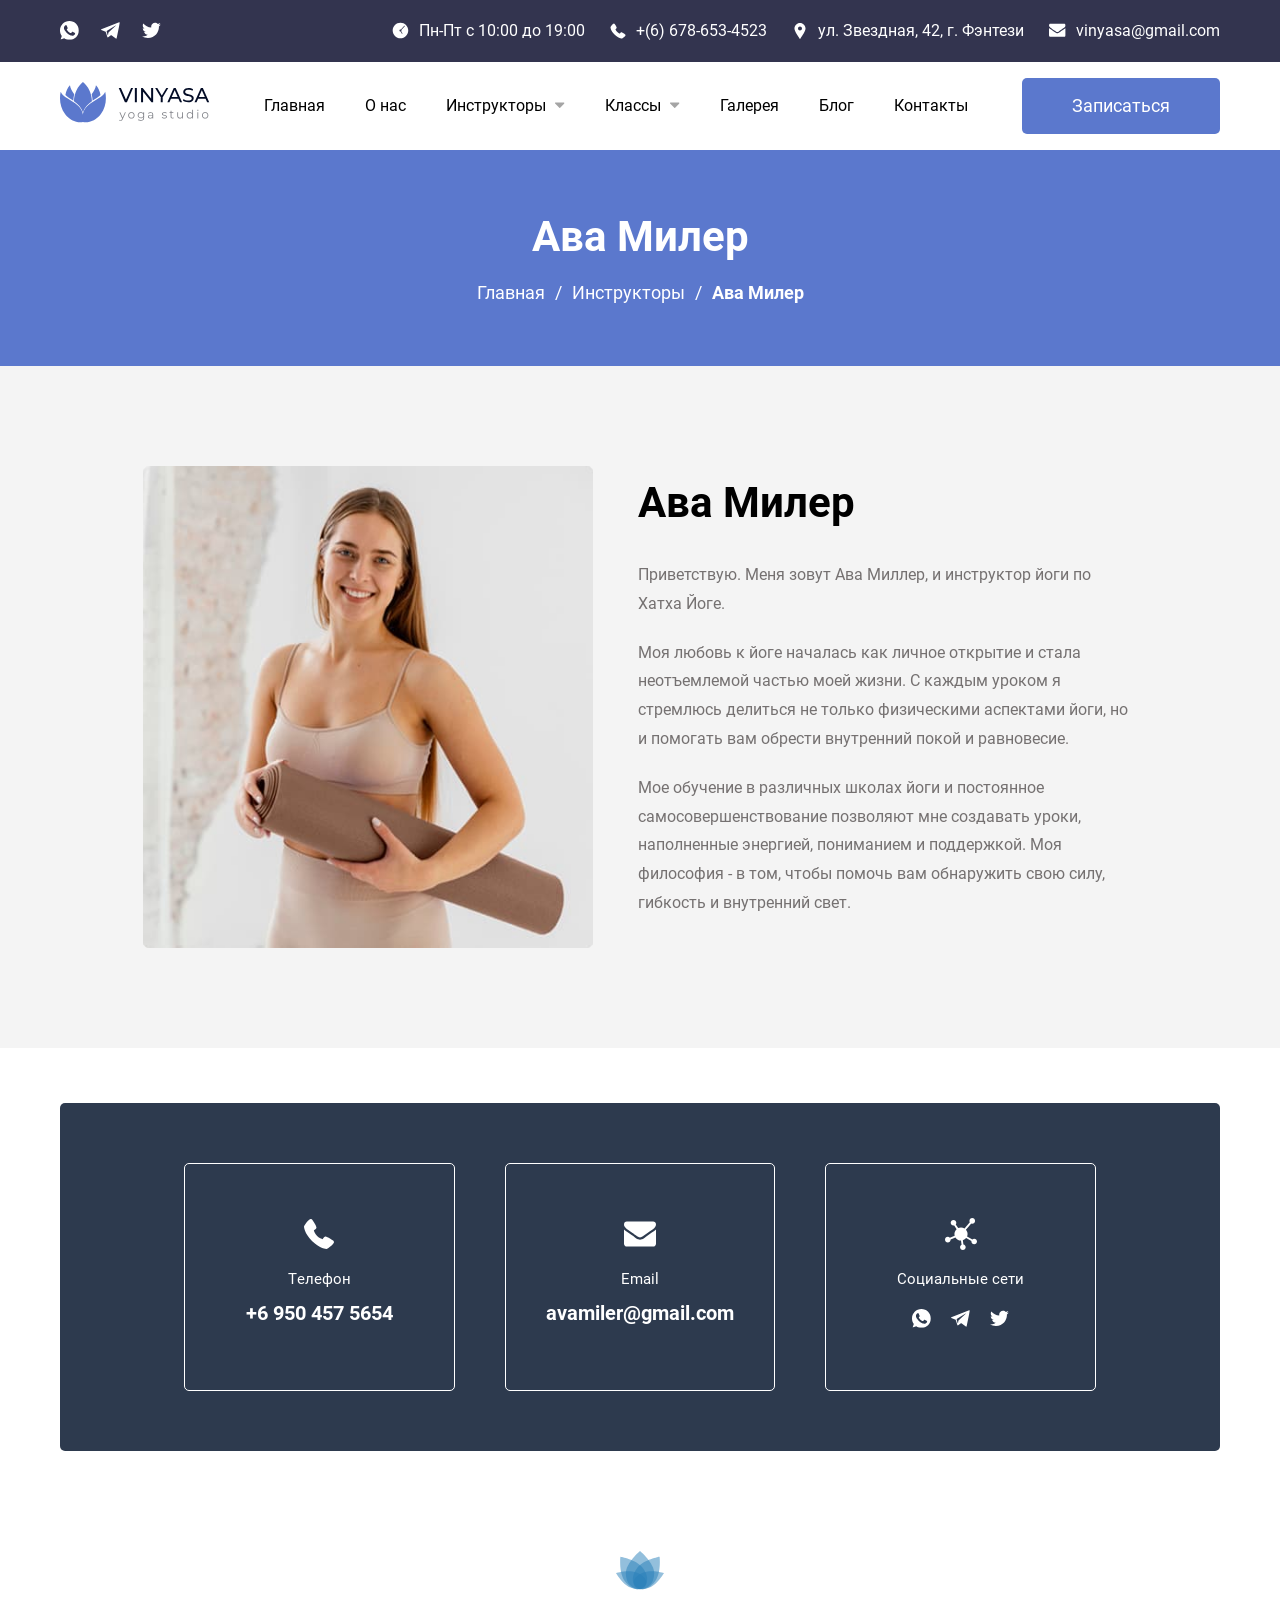
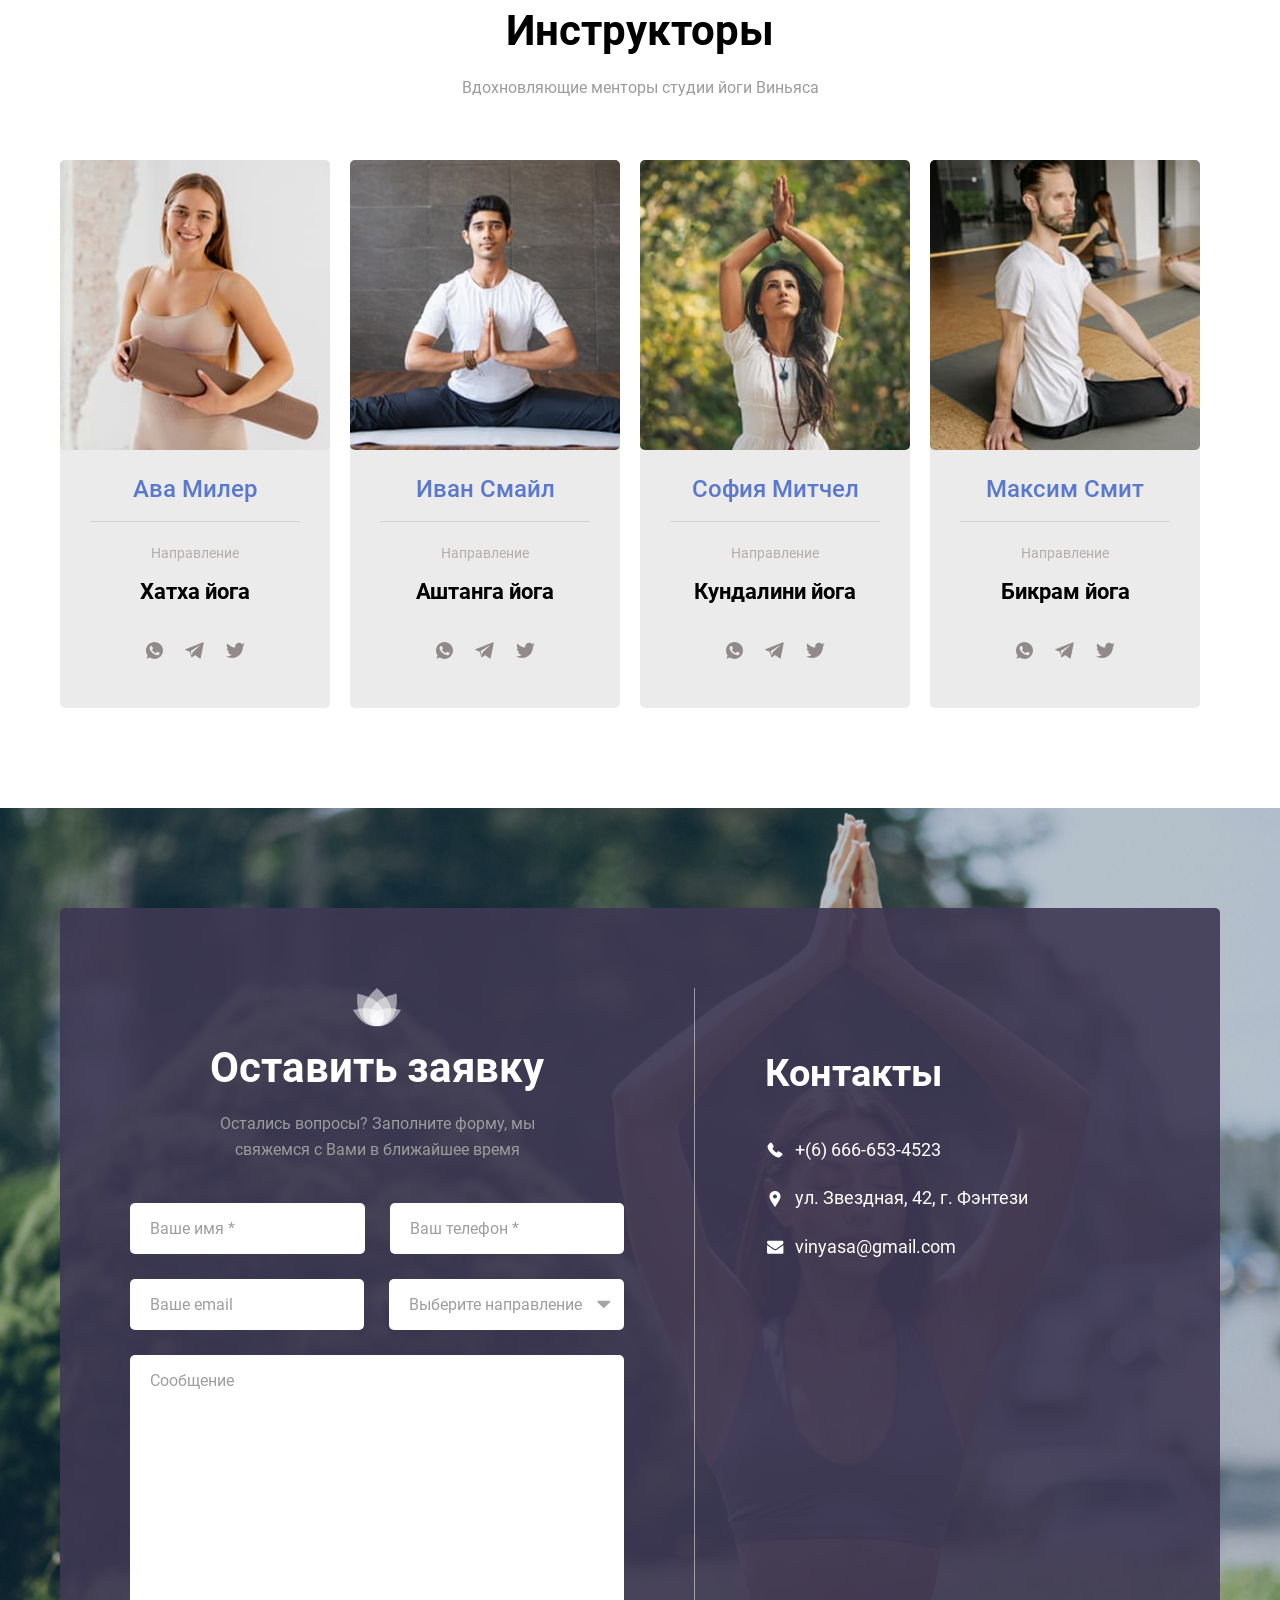
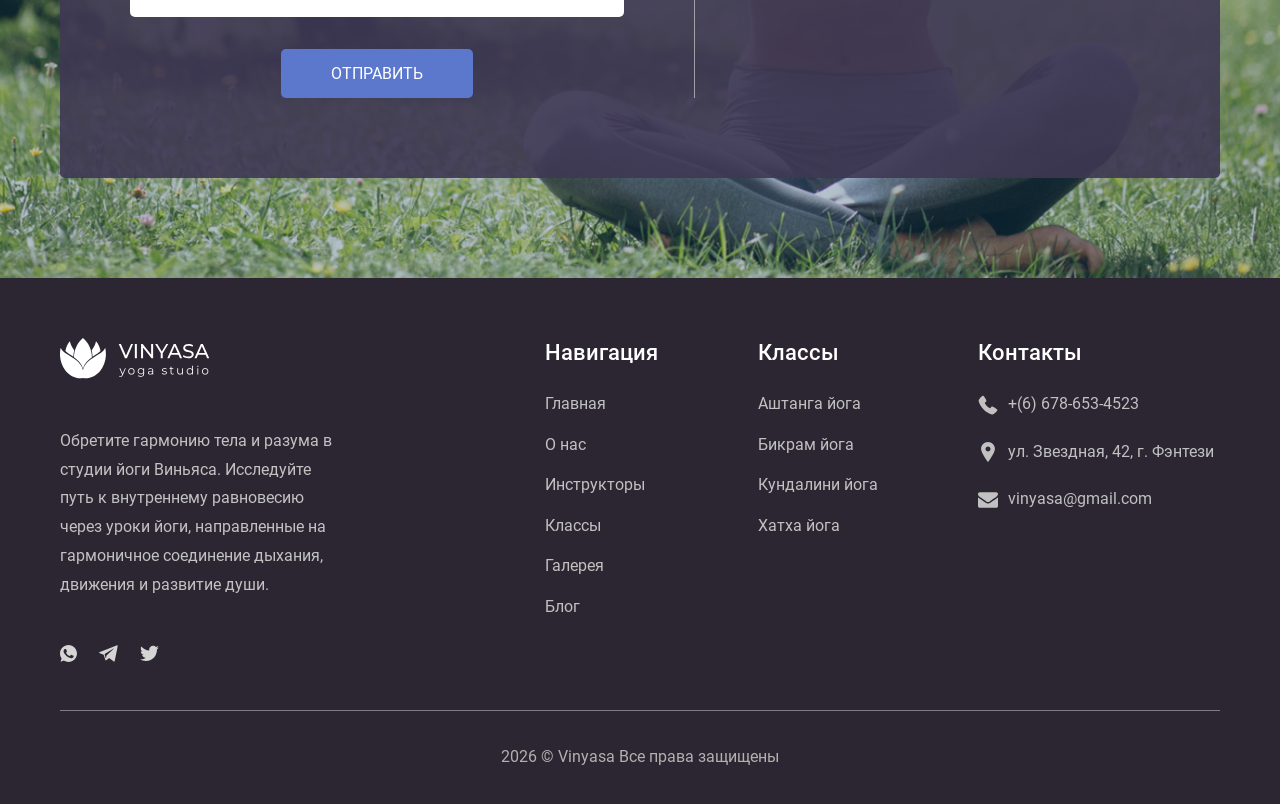
<file: instructors-single.html>
<!doctype html>
<html lang="ru">
  <head>
    <meta charset="UTF-8" />
    <meta http-equiv="X-UA-Compatible" content="IE=edge" />
    <meta
      name="viewport"
      content="width=device-width, initial-scale=1, maximum-scale=1"
    />

    <title>Vinyasa - Инструкторы</title>
    <!-- Favicon -->
    <link rel="shortcut icon" href="images/favicon.png" type="image/x-icon" />
    <link rel="icon" href="images/favicon.png" type="image/x-icon" />
    <!-- Swiper -->
    <link rel="stylesheet" href="./css/swiper-bundle.min.css" />
    <!-- Fonts -->
    <link rel="stylesheet" href="css/font-awesome.min.css" />
    <!-- Magnific-popup -->
    <link rel="stylesheet" href="./css/magnific-popup.min.css" />
    <!-- Styles -->
    <link rel="stylesheet" href="css/main.css" />
  </head>
  <body>
    <!-- Header -->
    <header class="header">
      <div class="header-top">
        <div class="container">
          <div class="header-top-row">
            <div class="header-social">
              <a href="https://www.whatsapp.com" target="_blank">
                <img src="./images/header/whatsapp.svg" alt="Icon Whatsapp" />
              </a>
              <a href="https://web.telegram.org" target="_blank">
                <img src="./images/header/telegram.svg" alt="Icon Telegram" />
              </a>
              <a href="https://x.com/" target="_blank">
                <img src="./images/header/twitter.svg" alt="Icon Twitter" />
              </a>
            </div>
            <div class="header-info">
              <!-- Item #1 -->
              <div class="header-info-item">
                <span class="header-info-icon">
                  <img
                    src="./images/header/info-clock.svg"
                    alt="График работы"
                  />
                </span>
                <span class="header-info-text"> Пн-Пт с 10:00 до 19:00 </span>
              </div>
              <!-- Item #2 -->
              <a href="tel:+66666534523" class="header-info-item">
                <span class="header-info-icon">
                  <img
                    src="./images/header/info-phone.svg"
                    alt="Номер телефона"
                  />
                </span>
                <span class="header-info-text"> +(6) 678-653-4523 </span>
              </a>
              <!-- Item #3 -->
              <div class="header-info-item">
                <span class="header-info-icon">
                  <img src="./images/header/info-location.svg" alt="Адрес" />
                </span>
                <span class="header-info-text">
                  ул. Звездная, 42, г. Фэнтези
                </span>
              </div>
              <!-- Item #4 -->
              <div class="header-info-item">
                <span class="header-info-icon">
                  <img
                    src="./images/header/info-envelope.svg"
                    alt="Электронная почта"
                  />
                </span>
                <span class="header-info-text"> vinyasa@gmail.com </span>
              </div>
            </div>
          </div>
        </div>
      </div>
      <div class="header-bottom">
        <div class="container">
          <div class="header-bottom-row">
            <div class="header-logo">
              <a href="/">
                <img src="./images/header/logo-header.svg" alt="Логотип" />
              </a>
            </div>
            <nav class="menu-nav">
              <ul>
                <li class="menu-item">
                  <a href="/">Главная</a>
                </li>
                <li class="menu-item">
                  <a href="about.html">О нас</a>
                </li>
                <li class="menu-item-has-children">
                  <a href="instructors.html">Инструкторы</a>
                  <ul class="sub-menu">
                    <li class="menu-item">
                      <a href="#">Ава Милер</a>
                    </li>
                    <li class="menu-item">
                      <a href="#">Иван Петров</a>
                    </li>
                    <li class="menu-item">
                      <a href="#">София Митчелл</a>
                    </li>
                    <li class="menu-item">
                      <a href="#">Максим Смит</a>
                    </li>
                  </ul>
                </li>
                <li class="menu-item menu-item-has-children">
                  <a href="#">Классы</a>
                  <ul class="sub-menu">
                    <li class="menu-item">
                      <a href="#">Аштанга йога</a>
                    </li>
                    <li class="menu-item">
                      <a href="#">Бикрам йога</a>
                    </li>
                    <li class="menu-item">
                      <a href="#">Кундалини йога</a>
                    </li>
                    <li class="menu-item">
                      <a href="#">Хатха йога</a>
                    </li>
                  </ul>
                </li>
                <li class="menu-item">
                  <a href="#">Галерея</a>
                </li>
                <li class="menu-item">
                  <a href="#">Блог</a>
                </li>
                <li class="menu-item">
                  <a href="#">Контакты</a>
                </li>
              </ul>
            </nav>
            <div class="header-btn">
              <a href="#">Записаться</a>
            </div>
            <div class="hamburger">
              <i class="fa fa-bars" aria-hidden="true"></i>
            </div>
          </div>
        </div>
      </div>
      <!-- Header Mobile menu -->
      <div class="header-mobile">
        <div class="header-mobile-head">
          <div class="header-mobile-logo">
            <a href="/">
              <img src="./images/footer/footer-logo.svg" alt="Логотип" />
            </a>
          </div>
          <div class="header-mobile-close">
            <i class="fa fa-times" aria-hidden="true"></i>
          </div>
        </div>
        <div class="header-mobile-wrap">
          <div class="header-mobile-top">
            <div class="header-mobile-social">
              <a href="https://www.whatsapp.com" target="_blank">
                <img src="./images/header/whatsapp.svg" alt="Icon Whatsapp" />
              </a>
              <a href="https://web.telegram.org" target="_blank">
                <img src="./images/header/telegram.svg" alt="Icon Telegram" />
              </a>
              <a href="https://x.com/" target="_blank">
                <img src="./images/header/twitter.svg" alt="Icon Twitter" />
              </a>
            </div>
            <div class="header-mobile-info">
              <!-- Item #1 -->
              <div class="header-info-item">
                <span class="header-info-icon">
                  <img
                    src="./images/header/info-clock.svg"
                    alt="График работы"
                  />
                </span>
                <span class="header-info-text"> Пн-Пт с 10:00 до 19:00 </span>
              </div>
              <!-- Item #2 -->
              <a href="tel:+66666534523" class="header-info-item">
                <span class="header-info-icon">
                  <img
                    src="./images/header/info-phone.svg"
                    alt="Номер телефона"
                  />
                </span>
                <span class="header-info-text"> +(6) 678-653-4523 </span>
              </a>
              <!-- Item #3 -->
              <div class="header-info-item">
                <span class="header-info-icon">
                  <img src="./images/header/info-location.svg" alt="Адрес" />
                </span>
                <span class="header-info-text">
                  ул. Звездная, 42, г. Фэнтези
                </span>
              </div>
              <!-- Item #4 -->
              <div class="header-info-item">
                <span class="header-info-icon">
                  <img
                    src="./images/header/info-envelope.svg"
                    alt="Электронная почта"
                  />
                </span>
                <span class="header-info-text"> vinyasa@gmail.com </span>
              </div>
            </div>
          </div>

          <nav class="menu-mobile-nav">
            <ul>
              <li class="menu-item">
                <a href="#">Главная</a>
              </li>
              <li class="menu-item">
                <a href="#">О нас</a>
              </li>
              <li class="menu-item-has-children">
                <a href="#">Инструкторы</a>
                <ul class="sub-menu">
                  <li class="menu-item">
                    <a href="#">Ава Милер</a>
                  </li>
                  <li class="menu-item">
                    <a href="#">Иван Петров</a>
                  </li>
                  <li class="menu-item">
                    <a href="#">София Митчелл</a>
                  </li>
                  <li class="menu-item">
                    <a href="#">Максим Смит</a>
                  </li>
                </ul>
                <span class="open-submenu">
                  <img src="./images/header/caret.svg" alt="Иконка стрелки" />
                </span>
              </li>
              <li class="menu-item menu-item-has-children">
                <a href="#">Классы</a>
                <ul class="sub-menu">
                  <li class="menu-item">
                    <a href="#">Аштанга йога</a>
                  </li>
                  <li class="menu-item">
                    <a href="#">Бикрам йога</a>
                  </li>
                  <li class="menu-item">
                    <a href="#">Кундалини йога</a>
                  </li>
                  <li class="menu-item">
                    <a href="#">Хатха йога</a>
                  </li>
                </ul>
                <span class="open-submenu">
                  <img src="./images/header/caret.svg" alt="Иконка стрелки" />
                </span>
              </li>
              <li class="menu-item">
                <a href="#">Галерея</a>
              </li>
              <li class="menu-item">
                <a href="#">Блог</a>
              </li>
              <li class="menu-item">
                <a href="#">Контакты</a>
              </li>
            </ul>
          </nav>
          <div class="header-mobile-btn">
            <a href="#">Записаться</a>
          </div>
        </div>
      </div>
    </header>

    <main class="main">
      <!-- Breadcrumbs -->
      <div class="breadcrumbs-wrap">
        <div class="container">
          <h2 class="breadcrumbs-title">Ава Милер</h2>
          <span>
            <span><a href="#">Главная</a></span>
            /
            <span><a href="instructors.html">Инструкторы</a></span>
            /
            <span class="breadcrumb-last">Ава Милер</span>
          </span>
        </div>
      </div>
      <!-- Instructors About -->
      <section class="instructors-about p-100 bg-gray">
        <div class="container">
          <div class="instructors-about-row">
            <div class="instructors-about-left">
              <img
                src="./images/page-instructors/instructor-1.jpg"
                alt="Инструктор йоги Ава Милер"
              />
            </div>
            <div class="instructors-about-right">
              <div class="title-row">
                <h2 class="title-text">Ава Милер</h2>
              </div>
              <div class="instructors-desc">
                <p>
                  Приветствую. Меня зовут Ава Миллер, и инструктор йоги по Хатха
                  Йоге.
                </p>
                <p>
                  Моя любовь к йоге началась как личное открытие и стала
                  неотъемлемой частью моей жизни. С каждым уроком я стремлюсь
                  делиться не только физическими аспектами йоги, но и помогать
                  вам обрести внутренний покой и равновесие.
                </p>
                <p>
                  Мое обучение в различных школах йоги и постоянное
                  самосовершенствование позволяют мне создавать уроки,
                  наполненные энергией, пониманием и поддержкой. Моя философия -
                  в том, чтобы помочь вам обнаружить свою силу, гибкость и
                  внутренний свет.
                </p>
              </div>
            </div>
          </div>
        </div>
      </section>
      <!-- Inst Contact -->
      <section class="inst-contact-wrap">
        <div class="container">
          <div class="inst-contact-row">
            <!-- Item #1 -->
            <div class="inst-contact-item">
              <div class="inst-contact-icon">
                <img
                  src="./images/page-instructors/inst-phone.svg"
                  alt="Телефон"
                />
              </div>
              <div class="inst-contact-title">Tелефон</div>
              <div class="inst-contact-value">+6 950 457 5654</div>
            </div>
            <!-- Item #2 -->
            <div class="inst-contact-item">
              <div class="inst-contact-icon">
                <img
                  src="./images/page-instructors/inst-envelope.svg"
                  alt="Электронная почта"
                />
              </div>
              <div class="inst-contact-title">Email</div>
              <div class="inst-contact-value">avamiler@gmail.com</div>
            </div>
            <!-- Item #3 -->
            <div class="inst-contact-item">
              <div class="inst-contact-icon">
                <img
                  src="./images/page-instructors/inst-social.svg"
                  alt="Социальные сети"
                />
              </div>
              <div class="inst-contact-title">Социальные сети</div>
              <div class="inst-contact-social">
                <a href="#">
                  <img
                    src="./images/page-instructors/inst-social-whatsapp.svg"
                    alt="whatsapp"
                  />
                </a>
                <a href="#">
                  <img
                    src="./images/page-instructors/inst-social-telegram.svg"
                    alt="telegram"
                  />
                </a>
                <a href="#">
                  <img
                    src="./images/page-instructors/inst-social-twitter.svg"
                    alt="twitter"
                  />
                </a>
              </div>
            </div>
          </div>
        </div>
      </section>
      <!-- Instructors -->
      <section class="instructors-wrap p-100">
        <div class="container">
          <div class="title-column">
            <span class="title-icon">
              <img src="./images/about/title-icon.svg" alt="Логотип" />
            </span>
            <h2 class="title-text">Инструкторы</h2>
            <div class="title-desc">
              Вдохновляющие менторы студии йоги Виньяса
            </div>
          </div>
          <div class="instructors-row">
            <!-- Instructor #1 -->
            <div class="instructors-item">
              <div class="instructors-thumb">
                <a href="instructors-single.html" target="_blank">
                  <img
                    src="./images/instructors/instructors-1.jpg"
                    alt="Инструктор Ава Милер"
                  />
                </a>
              </div>
              <div class="instructors-body">
                <h4 class="instructors-title">
                  <a href="instructors-single.html" target="_blank"
                    >Ава Милер</a
                  >
                </h4>
                <div class="instructors-spec-title">Направление</div>
                <div class="instructors-spec">Хатха йога</div>
                <div class="instructors-social">
                  <a href="https://www.whatsapp.com" target="_blank">
                    <img
                      src="./images/instructors/social-whatsapp.svg"
                      alt="Icon Whatsapp"
                    />
                  </a>
                  <a href="https://web.telegram.org" target="_blank">
                    <img
                      src="./images/instructors/social-telegram.svg"
                      alt="Icon Telegram"
                    />
                  </a>
                  <a href="https://x.com/" target="_blank">
                    <img
                      src="./images/instructors/social-twitter.svg"
                      alt="Icon Twitter"
                    />
                  </a>
                </div>
              </div>
            </div>
            <!-- Instructor #2 -->
            <div class="instructors-item">
              <div class="instructors-thumb">
                <a href="instructors-single.html" target="_blank">
                  <img
                    src="./images/instructors/instructors-2.jpg"
                    alt="Инструктор Иван Смайл"
                  />
                </a>
              </div>
              <div class="instructors-body">
                <h4 class="instructors-title">
                  <a href="instructors-single.html" target="_blank"
                    >Иван Смайл</a
                  >
                </h4>
                <div class="instructors-spec-title">Направление</div>
                <div class="instructors-spec">Аштанга йога</div>
                <div class="instructors-social">
                  <a href="https://www.whatsapp.com" target="_blank">
                    <img
                      src="./images/instructors/social-whatsapp.svg"
                      alt="Icon Whatsapp"
                    />
                  </a>
                  <a href="https://web.telegram.org" target="_blank">
                    <img
                      src="./images/instructors/social-telegram.svg"
                      alt="Icon Telegram"
                    />
                  </a>
                  <a href="https://x.com/" target="_blank">
                    <img
                      src="./images/instructors/social-twitter.svg"
                      alt="Icon Twitter"
                    />
                  </a>
                </div>
              </div>
            </div>
            <!-- Instructor #3 -->
            <div class="instructors-item">
              <div class="instructors-thumb">
                <a href="instructors-single.html" target="_blank">
                  <img
                    src="./images/instructors/instructors-3.jpg"
                    alt="Инструктор София Митчел"
                  />
                </a>
              </div>
              <div class="instructors-body">
                <h4 class="instructors-title">
                  <a href="instructors-single.html" target="_blank"
                    >София Митчел</a
                  >
                </h4>
                <div class="instructors-spec-title">Направление</div>
                <div class="instructors-spec">Кундалини йога</div>
                <div class="instructors-social">
                  <a href="https://www.whatsapp.com" target="_blank">
                    <img
                      src="./images/instructors/social-whatsapp.svg"
                      alt="Icon Whatsapp"
                    />
                  </a>
                  <a href="https://web.telegram.org" target="_blank">
                    <img
                      src="./images/instructors/social-telegram.svg"
                      alt="Icon Telegram"
                    />
                  </a>
                  <a href="https://x.com/" target="_blank">
                    <img
                      src="./images/instructors/social-twitter.svg"
                      alt="Icon Twitter"
                    />
                  </a>
                </div>
              </div>
            </div>
            <!-- Instructor #4 -->
            <div class="instructors-item">
              <div class="instructors-thumb">
                <a href="instructors-single.html" target="_blank">
                  <img
                    src="./images/instructors/instructors-4.jpg"
                    alt="Инструктор Максим Смит"
                  />
                </a>
              </div>
              <div class="instructors-body">
                <h4 class="instructors-title">
                  <a href="instructors-single.html" target="_blank"
                    >Максим Смит</a
                  >
                </h4>
                <div class="instructors-spec-title">Направление</div>
                <div class="instructors-spec">Бикрам йога</div>
                <div class="instructors-social">
                  <a href="https://www.whatsapp.com" target="_blank">
                    <img
                      src="./images/instructors/social-whatsapp.svg"
                      alt="Icon Whatsapp"
                    />
                  </a>
                  <a href="https://web.telegram.org" target="_blank">
                    <img
                      src="./images/instructors/social-telegram.svg"
                      alt="Icon Telegram"
                    />
                  </a>
                  <a href="https://x.com/" target="_blank">
                    <img
                      src="./images/instructors/social-twitter.svg"
                      alt="Icon Twitter"
                    />
                  </a>
                </div>
              </div>
            </div>
          </div>
        </div>
      </section>
      <!-- Contacts -->
      <section
        class="contacts-wrap p-100"
        style="background-image: url('./images/contacts/contacts-bg.jpg')"
      >
        <div class="container">
          <div class="contacts-row">
            <!-- Left -->
            <div class="contacts-left">
              <div class="title-column title-white">
                <span class="title-icon">
                  <img
                    src="./images/gallery/title-icon-white.svg"
                    alt="Логотип"
                  />
                </span>
                <h2 class="title-text">Оставить заявку</h2>
                <div class="title-desc">
                  Остались вопросы? Заполните форму, мы <br />
                  свяжемся с Вами в ближайшее время
                </div>
              </div>
              <form>
                <fieldset class="form-group">
                  <input
                    name="user-name"
                    type="text"
                    placeholder="Ваше имя *"
                    required
                  />
                  <input
                    name="user-tel"
                    type="tel"
                    placeholder="Ваш телефон *"
                    required
                  />
                </fieldset>
                <fieldset class="form-group">
                  <input
                    name="user-email"
                    type="email"
                    placeholder="Ваше email"
                  />
                  <select name="user-select">
                    <option disabled selected>Выберите направление</option>
                    <option>Аштанга йога</option>
                    <option>Бикрам йога</option>
                    <option>Кундалини йога</option>
                    <option>Хатха йога</option>
                  </select>
                </fieldset>
                <fieldset class="form-single">
                  <textarea
                    name="user-textarea"
                    cols="40"
                    rows="6"
                    placeholder="Сообщение"
                  ></textarea>
                </fieldset>
                <fieldset class="form-btn">
                  <button class="button">Отправить</button>
                </fieldset>
              </form>
            </div>
            <!-- Right -->
            <div class="contacts-right">
              <h3 class="contacts-title">Контакты</h3>
              <div class="contacts-info">
                <!-- Item #1 -->
                <div class="contacts-item">
                  <span class="contacts-icon">
                    <img
                      src="./images/header/info-phone.svg"
                      alt="Номер телефона"
                    />
                  </span>
                  <span class="contacts-phone"> +(6) 666-653-4523 </span>
                </div>
                <!-- Item #2 -->
                <div class="contacts-item">
                  <span class="contacts-icon">
                    <img src="./images/header/info-location.svg" alt="Адрес" />
                  </span>
                  <span class="contacts-phone">
                    ул. Звездная, 42, г. Фэнтези
                  </span>
                </div>
                <!-- Item #3 -->
                <div class="contacts-item">
                  <span class="contacts-icon">
                    <img
                      src="./images/header/info-envelope.svg"
                      alt="Электронная почта"
                    />
                  </span>
                  <span class="contacts-phone"> vinyasa@gmail.com </span>
                </div>
              </div>
              <div class="contacts-map">
                <iframe
                  src="https://www.google.com/maps/embed?pb=!1m18!1m12!1m3!1d10891.394050026835!2d31.96200728416441!3d46.964666330862634!2m3!1f0!2f0!3f0!3m2!1i1024!2i768!4f13.1!3m3!1m2!1s0x40c5c9d0ba195e65%3A0x35e7f2eaa046a5e5!2z0JnQvtCz0LAg0KLQsNC90LXRhi4g0JXQu9C10L3QsCDQoNC-0LzQsNC90L7QstCw!5e0!3m2!1sru!2sua!4v1782320549477!5m2!1sru!2sua"
                  width="358"
                  height="319"
                  style="border: 0"
                  allowfullscreen=""
                  loading="lazy"
                  referrerpolicy="strict-origin-when-cross-origin"
                ></iframe>
              </div>
            </div>
          </div>
        </div>
      </section>
    </main>

    <!-- Footer -->
    <footer class="footer">
      <div class="container">
        <div class="footer-row">
          <!-- Left -->
          <div class="footer-left">
            <div class="footer-logo">
              <a href="/">
                <img src="./images/footer/footer-logo.svg" alt="Логотип" />
              </a>
            </div>
            <div class="footer-desc">
              <p>
                Обретите гармонию тела и разума в студии йоги Виньяса.
                Исследуйте путь к внутреннему равновесию через уроки йоги,
                направленные на гармоничное соединение дыхания, движения и
                развитие души.
              </p>
            </div>
            <div class="footer-social">
              <a href="https://www.whatsapp.com" target="_blank">
                <img
                  src="./images/footer/social-whatsapp.svg"
                  alt="Icon Whatsapp"
                />
              </a>
              <a href="https://web.telegram.org" target="_blank">
                <img
                  src="./images/footer/social-telegram.svg"
                  alt="Icon Telegram"
                />
              </a>
              <a href="https://x.com/" target="_blank">
                <img
                  src="./images/footer/social-twitter.svg"
                  alt="Icon Twitter"
                />
              </a>
            </div>
          </div>
          <!-- Right -->
          <div class="footer-right">
            <nav class="footer-menu-nav">
              <h3 class="footer-menu-title">Навигация</h3>
              <ul>
                <li class="menu-item">
                  <a href="/">Главная</a>
                </li>
                <li class="menu-item">
                  <a href="about.html">О нас</a>
                </li>
                <li class="menu-item">
                  <a href="instructors.html">Инструкторы</a>
                </li>
                <li class="menu-item">
                  <a href="#">Классы</a>
                </li>
                <li class="menu-item">
                  <a href="#">Галерея</a>
                </li>
                <li class="menu-item">
                  <a href="#">Блог</a>
                </li>
              </ul>
            </nav>

            <nav class="footer-menu-nav">
              <h3 class="footer-menu-title">Классы</h3>
              <ul>
                <li class="menu-item">
                  <a href="#">Аштанга йога</a>
                </li>
                <li class="menu-item">
                  <a href="#">Бикрам йога</a>
                </li>
                <li class="menu-item">
                  <a href="#">Кундалини йога</a>
                </li>
                <li class="menu-item">
                  <a href="#">Хатха йога</a>
                </li>
              </ul>
            </nav>

            <div class="footer-menu-nav">
              <h3 class="footer-menu-title">Контакты</h3>
              <div class="footer-contacts-info">
                <!-- Item #1 -->
                <div class="footer-contacts-item">
                  <span class="footer-contacts-icon">
                    <img
                      src="./images/footer/footer-phone.svg"
                      alt="Номер телефона"
                    />
                  </span>
                  <span class="footer-contacts-phone"> +(6) 678-653-4523 </span>
                </div>
                <!-- Item #2 -->
                <div class="footer-contacts-item">
                  <span class="footer-contacts-icon">
                    <img
                      src="./images/footer/footer-location.svg"
                      alt="Адрес"
                    />
                  </span>
                  <span class="footer-contacts-phone">
                    ул. Звездная, 42, г. Фэнтези
                  </span>
                </div>
                <!-- Item #3 -->
                <div class="footer-contacts-item">
                  <span class="footer-contacts-icon">
                    <img
                      src="./images/footer/footer-envelope.svg"
                      alt="Электронная почта"
                    />
                  </span>
                  <span class="footer-contacts-phone"> vinyasa@gmail.com </span>
                </div>
              </div>
            </div>
          </div>
        </div>

        <div class="footer-copyright">
          <p>2026 © Vinyasa Все права защищены</p>
        </div>
      </div>
    </footer>

    <script src="./js/jquery-3.7.0.min.js"></script>
    <script src="./js/masonry.pkgd.min.js"></script>
    <script src="./js/imagesloaded.pkgd.min.js"></script>
    <script src="./js/swiper-bundle.min.js"></script>
    <script src="./js/magnific-popup.min.js"></script>
    <script src="./js/script.js"></script>
  </body>
</html>
</file>
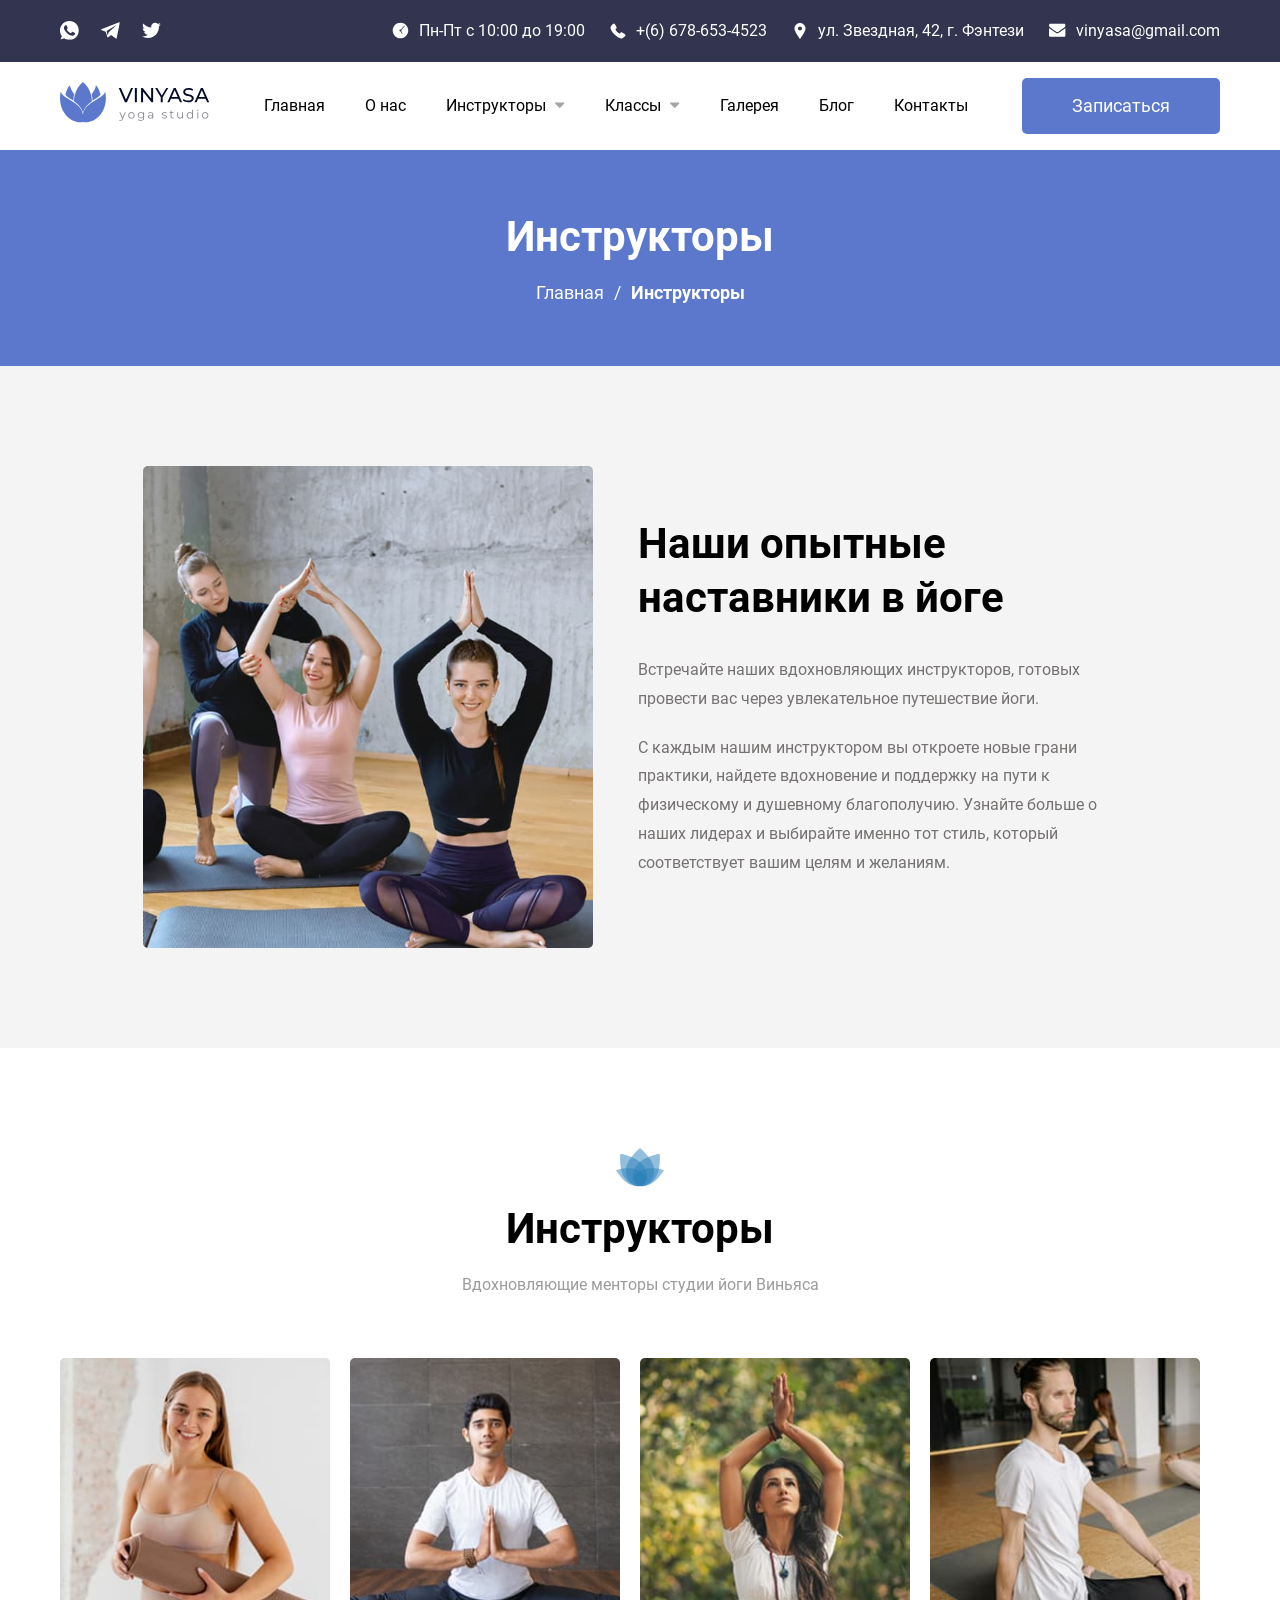
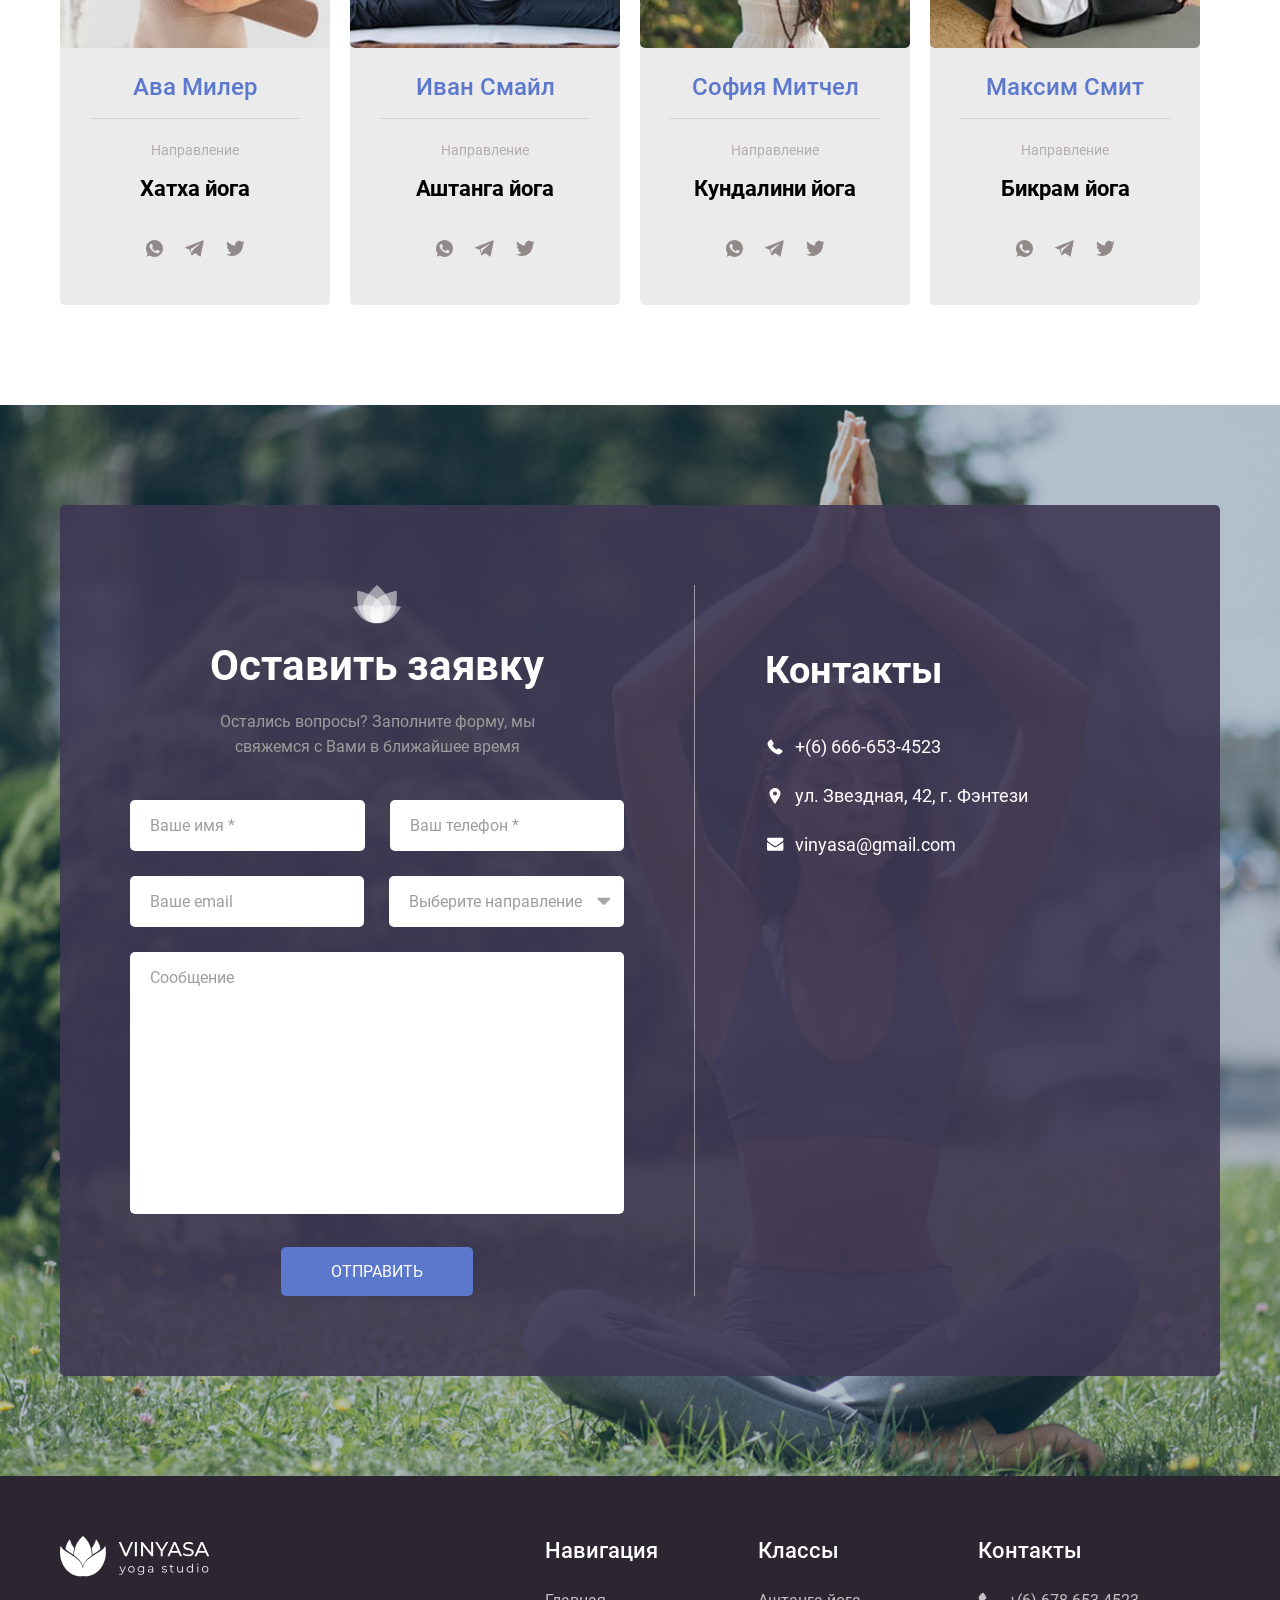
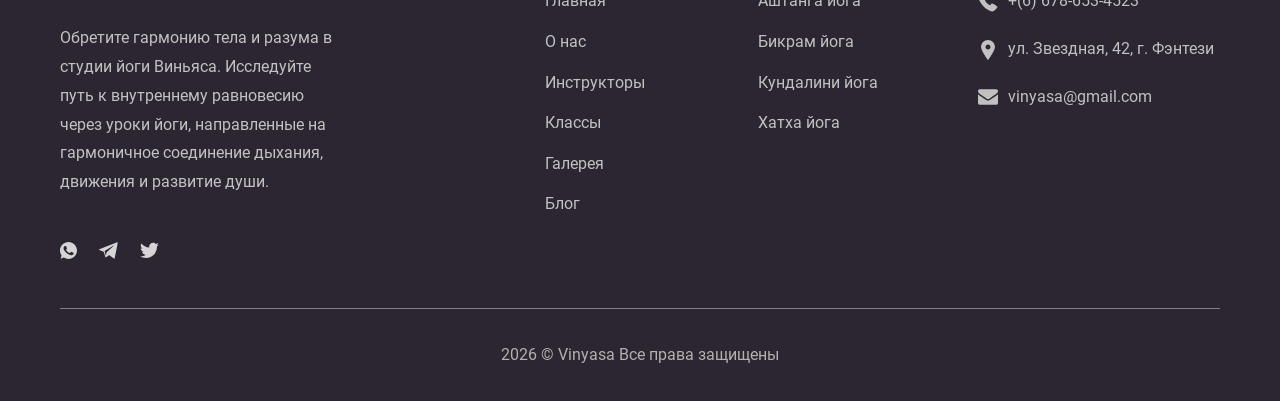
<file: instructors.html>
<!doctype html>
<html lang="ru">
  <head>
    <meta charset="UTF-8" />
    <meta http-equiv="X-UA-Compatible" content="IE=edge" />
    <meta
      name="viewport"
      content="width=device-width, initial-scale=1, maximum-scale=1"
    />

    <title>Vinyasa - Инструкторы</title>
    <!-- Favicon -->
    <link rel="shortcut icon" href="images/favicon.png" type="image/x-icon" />
    <link rel="icon" href="images/favicon.png" type="image/x-icon" />
    <!-- Swiper -->
    <link rel="stylesheet" href="./css/swiper-bundle.min.css" />
    <!-- Fonts -->
    <link rel="stylesheet" href="css/font-awesome.min.css" />
    <!-- Magnific-popup -->
    <link rel="stylesheet" href="./css/magnific-popup.min.css" />
    <!-- Styles -->
    <link rel="stylesheet" href="css/main.css" />
  </head>
  <body>
    <!-- Header -->
    <header class="header">
      <div class="header-top">
        <div class="container">
          <div class="header-top-row">
            <div class="header-social">
              <a href="https://www.whatsapp.com" target="_blank">
                <img src="./images/header/whatsapp.svg" alt="Icon Whatsapp" />
              </a>
              <a href="https://web.telegram.org" target="_blank">
                <img src="./images/header/telegram.svg" alt="Icon Telegram" />
              </a>
              <a href="https://x.com/" target="_blank">
                <img src="./images/header/twitter.svg" alt="Icon Twitter" />
              </a>
            </div>
            <div class="header-info">
              <!-- Item #1 -->
              <div class="header-info-item">
                <span class="header-info-icon">
                  <img
                    src="./images/header/info-clock.svg"
                    alt="График работы"
                  />
                </span>
                <span class="header-info-text">Пн-Пт с 10:00 до 19:00</span>
              </div>
              <!-- Item #2 -->
              <a href="tel:+66666534523" class="header-info-item">
                <span class="header-info-icon">
                  <img
                    src="./images/header/info-phone.svg"
                    alt="Номер телефона"
                  />
                </span>
                <span class="header-info-text">+(6) 678-653-4523</span>
              </a>
              <!-- Item #3 -->
              <div class="header-info-item">
                <span class="header-info-icon">
                  <img src="./images/header/info-location.svg" alt="Адрес" />
                </span>
                <span class="header-info-text">
                  ул. Звездная, 42, г. Фэнтези
                </span>
              </div>
              <!-- Item #4 -->
              <div class="header-info-item">
                <span class="header-info-icon">
                  <img
                    src="./images/header/info-envelope.svg"
                    alt="Электронная почта"
                  />
                </span>
                <span class="header-info-text">vinyasa@gmail.com</span>
              </div>
            </div>
          </div>
        </div>
      </div>
      <div class="header-bottom">
        <div class="container">
          <div class="header-bottom-row">
            <div class="header-logo">
              <a href="./index.html">
                <img src="./images/header/logo-header.svg" alt="Логотип" />
              </a>
            </div>
            <nav class="menu-nav">
              <ul>
                <li class="menu-item">
                  <a href="./index.html">Главная</a>
                </li>
                <li class="menu-item">
                  <a href="about.html">О нас</a>
                </li>
                <li class="menu-item-has-children">
                  <a href="instructors.html">Инструкторы</a>
                  <ul class="sub-menu">
                    <li class="menu-item">
                      <a href="./instructors-single.html">Ава Милер</a>
                    </li>
                    <li class="menu-item">
                      <a href="./instructors-single.html">Иван Петров</a>
                    </li>
                    <li class="menu-item">
                      <a href="./instructors-single.html">София Митчелл</a>
                    </li>
                    <li class="menu-item">
                      <a href="./instructors-single.html">Максим Смит</a>
                    </li>
                  </ul>
                </li>
                <li class="menu-item menu-item-has-children">
                  <a href="./classes.html">Классы</a>
                  <ul class="sub-menu">
                    <li class="menu-item">
                      <a href="./classes-single.html">Аштанга йога</a>
                    </li>
                    <li class="menu-item">
                      <a href="./classes-single.html">Бикрам йога</a>
                    </li>
                    <li class="menu-item">
                      <a href="./classes-single.html">Кундалини йога</a>
                    </li>
                    <li class="menu-item">
                      <a href="./classes-single.html">Хатха йога</a>
                    </li>
                  </ul>
                </li>
                <li class="menu-item">
                  <a href="./gallery.html">Галерея</a>
                </li>
                <li class="menu-item">
                  <a href="./blog.html">Блог</a>
                </li>
                <li class="menu-item">
                  <a href="#contacts">Контакты</a>
                </li>
              </ul>
            </nav>
            <div class="header-btn">
              <a
                class="magnific-inline"
                href="#modal-form"
                data-effect="mfp-3d-unfold"
              >
                Записаться
              </a>
            </div>
            <div class="hamburger">
              <i class="fa fa-bars" aria-hidden="true"></i>
            </div>
          </div>
        </div>
      </div>
      <!-- Header Mobile menu -->
      <div class="header-mobile">
        <div class="header-mobile-head">
          <div class="header-mobile-logo">
            <a href="/">
              <img src="./images/footer/footer-logo.svg" alt="Логотип" />
            </a>
          </div>
          <div class="header-mobile-close">
            <i class="fa fa-times" aria-hidden="true"></i>
          </div>
        </div>
        <div class="header-mobile-wrap">
          <div class="header-mobile-top">
            <div class="header-mobile-social">
              <a href="https://www.whatsapp.com" target="_blank">
                <img src="./images/header/whatsapp.svg" alt="Icon Whatsapp" />
              </a>
              <a href="https://web.telegram.org" target="_blank">
                <img src="./images/header/telegram.svg" alt="Icon Telegram" />
              </a>
              <a href="https://x.com/" target="_blank">
                <img src="./images/header/twitter.svg" alt="Icon Twitter" />
              </a>
            </div>
            <div class="header-mobile-info">
              <!-- Item #1 -->
              <div class="header-info-item">
                <span class="header-info-icon">
                  <img
                    src="./images/header/info-clock.svg"
                    alt="График работы"
                  />
                </span>
                <span class="header-info-text">Пн-Пт с 10:00 до 19:00</span>
              </div>
              <!-- Item #2 -->
              <a href="tel:+66666534523" class="header-info-item">
                <span class="header-info-icon">
                  <img
                    src="./images/header/info-phone.svg"
                    alt="Номер телефона"
                  />
                </span>
                <span class="header-info-text">+(6) 678-653-4523</span>
              </a>
              <!-- Item #3 -->
              <div class="header-info-item">
                <span class="header-info-icon">
                  <img src="./images/header/info-location.svg" alt="Адрес" />
                </span>
                <span class="header-info-text">
                  ул. Звездная, 42, г. Фэнтези
                </span>
              </div>
              <!-- Item #4 -->
              <div class="header-info-item">
                <span class="header-info-icon">
                  <img
                    src="./images/header/info-envelope.svg"
                    alt="Электронная почта"
                  />
                </span>
                <span class="header-info-text">vinyasa@gmail.com</span>
              </div>
            </div>
          </div>

          <nav class="menu-mobile-nav">
            <ul>
              <li class="menu-item">
                <a href="./index.html">Главная</a>
              </li>
              <li class="menu-item">
                <a href="./about.html">О нас</a>
              </li>
              <li class="menu-item-has-children">
                <a href="./instructors.html">Инструкторы</a>
                <ul class="sub-menu">
                  <li class="menu-item">
                    <a href="./instructors-single.html">Ава Милер</a>
                  </li>
                  <li class="menu-item">
                    <a href="./instructors-single.html">Иван Петров</a>
                  </li>
                  <li class="menu-item">
                    <a href="./instructors-single.html">София Митчелл</a>
                  </li>
                  <li class="menu-item">
                    <a href="./instructors-single.html">Максим Смит</a>
                  </li>
                </ul>
                <span class="open-submenu">
                  <img src="./images/header/caret.svg" alt="Иконка стрелки" />
                </span>
              </li>
              <li class="menu-item menu-item-has-children">
                <a href="./classes.html">Классы</a>
                <ul class="sub-menu">
                  <li class="menu-item">
                    <a href="./classes-single.html">Аштанга йога</a>
                  </li>
                  <li class="menu-item">
                    <a href="./classes-single.html">Бикрам йога</a>
                  </li>
                  <li class="menu-item">
                    <a href="./classes-single.html">Кундалини йога</a>
                  </li>
                  <li class="menu-item">
                    <a href="./classes-single.html">Хатха йога</a>
                  </li>
                </ul>
                <span class="open-submenu">
                  <img src="./images/header/caret.svg" alt="Иконка стрелки" />
                </span>
              </li>
              <li class="menu-item">
                <a href="./gallery.html">Галерея</a>
              </li>
              <li class="menu-item">
                <a href="./blog.html">Блог</a>
              </li>
              <li class="menu-item">
                <a href="#contacts">Контакты</a>
              </li>
            </ul>
          </nav>
          <div class="header-mobile-btn">
            <a
              class="magnific-inline"
              href="#modal-form"
              data-effect="mfp-3d-unfold"
            >
              Записаться
            </a>
          </div>
        </div>
      </div>
    </header>

    <!-- Scroll up -->
    <div class="scroll-arrow-up">
      <img src="./images/scrollup/icon-scrollup.svg" alt="Стрелка вверх" />
    </div>

    <!-- Modal form -->
    <div class="modal-form-wrap mfp-hide mfp-with-anim" id="modal-form">
      <div class="modal-form-head">
        <div class="modal-logo">
          <img src="./images/header/logo-header.svg" alt="Логотип Vinyasa" />
        </div>
        <div class="modal-close">
          <img src="./images/modal/modal-close.svg" alt="Кнопка закрыть окно" />
        </div>
      </div>
      <div class="modal-body">
        <h4 class="modal-title">Записаться на занятие</h4>
        <form>
          <p>
            <input type="text" placeholder="Ваше имя*" required />
          </p>
          <p>
            <input type="tel" placeholder="Ваше телефон*" required />
          </p>
          <p>
            <button class="button">Отправить</button>
          </p>
        </form>
      </div>
    </div>

    <main class="main">
      <!-- Breadcrumbs -->
      <div class="breadcrumbs-wrap">
        <div class="container">
          <h2 class="breadcrumbs-title">Инструкторы</h2>
          <span>
            <span><a href="#">Главная</a></span>
            /
            <span class="breadcrumb-last"><a href="#">Инструкторы</a></span>
          </span>
        </div>
      </div>
      <!-- Instructors About -->
      <section class="instructors-about p-100 bg-gray">
        <div class="container">
          <div class="instructors-about-row">
            <div class="instructors-about-left">
              <img
                src="./images/page-instructors/instructors-image.jpg"
                alt="Занятия йогой"
              />
            </div>
            <div class="instructors-about-right">
              <div class="title-row">
                <h2 class="title-text">
                  Наши опытные
                  <br />
                  наставники в йоге
                </h2>
              </div>
              <div class="instructors-desc">
                <p>
                  Встречайте наших вдохновляющих инструкторов, готовых провести
                  вас через увлекательное путешествие йоги.
                </p>
                <p>
                  С каждым нашим инструктором вы откроете новые грани практики,
                  найдете вдохновение и поддержку на пути к физическому и
                  душевному благополучию. Узнайте больше о наших лидерах и
                  выбирайте именно тот стиль, который соответствует вашим целям
                  и желаниям.
                </p>
              </div>
            </div>
          </div>
        </div>
      </section>
      <!-- Instructors -->
      <section class="instructors-wrap p-100">
        <div class="container">
          <div class="title-column">
            <span class="title-icon">
              <img src="./images/about/title-icon.svg" alt="Логотип" />
            </span>
            <h2 class="title-text">Инструкторы</h2>
            <div class="title-desc">
              Вдохновляющие менторы студии йоги Виньяса
            </div>
          </div>
          <div class="instructors-row">
            <!-- Instructor #1 -->
            <div class="instructors-item">
              <div class="instructors-thumb">
                <a href="instructors-single.html" target="_blank">
                  <img
                    src="./images/instructors/instructors-1.jpg"
                    alt="Инструктор Ава Милер"
                  />
                </a>
              </div>
              <div class="instructors-body">
                <h4 class="instructors-title">
                  <a href="instructors-single.html" target="_blank">
                    Ава Милер
                  </a>
                </h4>
                <div class="instructors-spec-title">Направление</div>
                <div class="instructors-spec">Хатха йога</div>
                <div class="instructors-social">
                  <a href="https://www.whatsapp.com" target="_blank">
                    <img
                      src="./images/instructors/social-whatsapp.svg"
                      alt="Icon Whatsapp"
                    />
                  </a>
                  <a href="https://web.telegram.org" target="_blank">
                    <img
                      src="./images/instructors/social-telegram.svg"
                      alt="Icon Telegram"
                    />
                  </a>
                  <a href="https://x.com/" target="_blank">
                    <img
                      src="./images/instructors/social-twitter.svg"
                      alt="Icon Twitter"
                    />
                  </a>
                </div>
              </div>
            </div>
            <!-- Instructor #2 -->
            <div class="instructors-item">
              <div class="instructors-thumb">
                <a href="instructors-single.html" target="_blank">
                  <img
                    src="./images/instructors/instructors-2.jpg"
                    alt="Инструктор Иван Смайл"
                  />
                </a>
              </div>
              <div class="instructors-body">
                <h4 class="instructors-title">
                  <a href="instructors-single.html" target="_blank">
                    Иван Смайл
                  </a>
                </h4>
                <div class="instructors-spec-title">Направление</div>
                <div class="instructors-spec">Аштанга йога</div>
                <div class="instructors-social">
                  <a href="https://www.whatsapp.com" target="_blank">
                    <img
                      src="./images/instructors/social-whatsapp.svg"
                      alt="Icon Whatsapp"
                    />
                  </a>
                  <a href="https://web.telegram.org" target="_blank">
                    <img
                      src="./images/instructors/social-telegram.svg"
                      alt="Icon Telegram"
                    />
                  </a>
                  <a href="https://x.com/" target="_blank">
                    <img
                      src="./images/instructors/social-twitter.svg"
                      alt="Icon Twitter"
                    />
                  </a>
                </div>
              </div>
            </div>
            <!-- Instructor #3 -->
            <div class="instructors-item">
              <div class="instructors-thumb">
                <a href="instructors-single.html" target="_blank">
                  <img
                    src="./images/instructors/instructors-3.jpg"
                    alt="Инструктор София Митчел"
                  />
                </a>
              </div>
              <div class="instructors-body">
                <h4 class="instructors-title">
                  <a href="instructors-single.html" target="_blank">
                    София Митчел
                  </a>
                </h4>
                <div class="instructors-spec-title">Направление</div>
                <div class="instructors-spec">Кундалини йога</div>
                <div class="instructors-social">
                  <a href="https://www.whatsapp.com" target="_blank">
                    <img
                      src="./images/instructors/social-whatsapp.svg"
                      alt="Icon Whatsapp"
                    />
                  </a>
                  <a href="https://web.telegram.org" target="_blank">
                    <img
                      src="./images/instructors/social-telegram.svg"
                      alt="Icon Telegram"
                    />
                  </a>
                  <a href="https://x.com/" target="_blank">
                    <img
                      src="./images/instructors/social-twitter.svg"
                      alt="Icon Twitter"
                    />
                  </a>
                </div>
              </div>
            </div>
            <!-- Instructor #4 -->
            <div class="instructors-item">
              <div class="instructors-thumb">
                <a href="instructors-single.html" target="_blank">
                  <img
                    src="./images/instructors/instructors-4.jpg"
                    alt="Инструктор Максим Смит"
                  />
                </a>
              </div>
              <div class="instructors-body">
                <h4 class="instructors-title">
                  <a href="instructors-single.html" target="_blank">
                    Максим Смит
                  </a>
                </h4>
                <div class="instructors-spec-title">Направление</div>
                <div class="instructors-spec">Бикрам йога</div>
                <div class="instructors-social">
                  <a href="https://www.whatsapp.com" target="_blank">
                    <img
                      src="./images/instructors/social-whatsapp.svg"
                      alt="Icon Whatsapp"
                    />
                  </a>
                  <a href="https://web.telegram.org" target="_blank">
                    <img
                      src="./images/instructors/social-telegram.svg"
                      alt="Icon Telegram"
                    />
                  </a>
                  <a href="https://x.com/" target="_blank">
                    <img
                      src="./images/instructors/social-twitter.svg"
                      alt="Icon Twitter"
                    />
                  </a>
                </div>
              </div>
            </div>
          </div>
        </div>
      </section>
      <!-- Contacts -->
      <section
        id="contacts"
        class="contacts-wrap p-100"
        style="background-image: url('./images/contacts/contacts-bg.jpg')"
      >
        <div class="container">
          <div class="contacts-row">
            <!-- Left -->
            <div class="contacts-left">
              <div class="title-column title-white">
                <span class="title-icon">
                  <img
                    src="./images/gallery/title-icon-white.svg"
                    alt="Логотип"
                  />
                </span>
                <h2 class="title-text">Оставить заявку</h2>
                <div class="title-desc">
                  Остались вопросы? Заполните форму, мы
                  <br />
                  свяжемся с Вами в ближайшее время
                </div>
              </div>
              <form>
                <fieldset class="form-group">
                  <input
                    name="user-name"
                    type="text"
                    placeholder="Ваше имя *"
                    required
                  />
                  <input
                    name="user-tel"
                    type="tel"
                    placeholder="Ваш телефон *"
                    required
                  />
                </fieldset>
                <fieldset class="form-group">
                  <input
                    name="user-email"
                    type="email"
                    placeholder="Ваше email"
                  />
                  <select name="user-select">
                    <option disabled selected>Выберите направление</option>
                    <option>Аштанга йога</option>
                    <option>Бикрам йога</option>
                    <option>Кундалини йога</option>
                    <option>Хатха йога</option>
                  </select>
                </fieldset>
                <fieldset class="form-single">
                  <textarea
                    name="user-textarea"
                    cols="40"
                    rows="6"
                    placeholder="Сообщение"
                  ></textarea>
                </fieldset>
                <fieldset class="form-btn">
                  <button class="button">Отправить</button>
                </fieldset>
              </form>
            </div>
            <!-- Right -->
            <div class="contacts-right">
              <h3 class="contacts-title">Контакты</h3>
              <div class="contacts-info">
                <!-- Item #1 -->
                <div class="contacts-item">
                  <span class="contacts-icon">
                    <img
                      src="./images/header/info-phone.svg"
                      alt="Номер телефона"
                    />
                  </span>
                  <span class="contacts-phone">+(6) 666-653-4523</span>
                </div>
                <!-- Item #2 -->
                <div class="contacts-item">
                  <span class="contacts-icon">
                    <img src="./images/header/info-location.svg" alt="Адрес" />
                  </span>
                  <span class="contacts-phone">
                    ул. Звездная, 42, г. Фэнтези
                  </span>
                </div>
                <!-- Item #3 -->
                <div class="contacts-item">
                  <span class="contacts-icon">
                    <img
                      src="./images/header/info-envelope.svg"
                      alt="Электронная почта"
                    />
                  </span>
                  <span class="contacts-phone">vinyasa@gmail.com</span>
                </div>
              </div>
              <div class="contacts-map">
                <iframe
                  src="https://www.google.com/maps/embed?pb=!1m18!1m12!1m3!1d10891.394050026835!2d31.96200728416441!3d46.964666330862634!2m3!1f0!2f0!3f0!3m2!1i1024!2i768!4f13.1!3m3!1m2!1s0x40c5c9d0ba195e65%3A0x35e7f2eaa046a5e5!2z0JnQvtCz0LAg0KLQsNC90LXRhi4g0JXQu9C10L3QsCDQoNC-0LzQsNC90L7QstCw!5e0!3m2!1sru!2sua!4v1782320549477!5m2!1sru!2sua"
                  width="358"
                  height="319"
                  style="border: 0"
                  allowfullscreen=""
                  loading="lazy"
                  referrerpolicy="strict-origin-when-cross-origin"
                ></iframe>
              </div>
            </div>
          </div>
        </div>
      </section>
    </main>

    <!-- Footer -->
    <footer class="footer">
      <div class="container">
        <div class="footer-row">
          <!-- Left -->
          <div class="footer-left">
            <div class="footer-logo">
              <a href="/">
                <img src="./images/footer/footer-logo.svg" alt="Логотип" />
              </a>
            </div>
            <div class="footer-desc">
              <p>
                Обретите гармонию тела и разума в студии йоги Виньяса.
                Исследуйте путь к внутреннему равновесию через уроки йоги,
                направленные на гармоничное соединение дыхания, движения и
                развитие души.
              </p>
            </div>
            <div class="footer-social">
              <a href="https://www.whatsapp.com" target="_blank">
                <img
                  src="./images/footer/social-whatsapp.svg"
                  alt="Icon Whatsapp"
                />
              </a>
              <a href="https://web.telegram.org" target="_blank">
                <img
                  src="./images/footer/social-telegram.svg"
                  alt="Icon Telegram"
                />
              </a>
              <a href="https://x.com/" target="_blank">
                <img
                  src="./images/footer/social-twitter.svg"
                  alt="Icon Twitter"
                />
              </a>
            </div>
          </div>
          <!-- Right -->
          <div class="footer-right">
            <nav class="footer-menu-nav">
              <h3 class="footer-menu-title">Навигация</h3>
              <ul>
                <li class="menu-item">
                  <a href="./index.html">Главная</a>
                </li>
                <li class="menu-item">
                  <a href="about.html">О нас</a>
                </li>
                <li class="menu-item">
                  <a href="instructors.html">Инструкторы</a>
                </li>
                <li class="menu-item">
                  <a href="./classes.html">Классы</a>
                </li>
                <li class="menu-item">
                  <a href="./gallery.html">Галерея</a>
                </li>
                <li class="menu-item">
                  <a href="./blog.html">Блог</a>
                </li>
              </ul>
            </nav>

            <nav class="footer-menu-nav">
              <h3 class="footer-menu-title">Классы</h3>
              <ul>
                <li class="menu-item">
                  <a href="./classes-single.html">Аштанга йога</a>
                </li>
                <li class="menu-item">
                  <a href="./classes-single.html">Бикрам йога</a>
                </li>
                <li class="menu-item">
                  <a href="./classes-single.html">Кундалини йога</a>
                </li>
                <li class="menu-item">
                  <a href="./classes-single.html">Хатха йога</a>
                </li>
              </ul>
            </nav>

            <div class="footer-menu-nav">
              <h3 class="footer-menu-title">Контакты</h3>
              <div class="footer-contacts-info">
                <!-- Item #1 -->
                <div class="footer-contacts-item">
                  <span class="footer-contacts-icon">
                    <img
                      src="./images/footer/footer-phone.svg"
                      alt="Номер телефона"
                    />
                  </span>
                  <span class="footer-contacts-phone">+(6) 678-653-4523</span>
                </div>
                <!-- Item #2 -->
                <div class="footer-contacts-item">
                  <span class="footer-contacts-icon">
                    <img
                      src="./images/footer/footer-location.svg"
                      alt="Адрес"
                    />
                  </span>
                  <span class="footer-contacts-phone">
                    ул. Звездная, 42, г. Фэнтези
                  </span>
                </div>
                <!-- Item #3 -->
                <div class="footer-contacts-item">
                  <span class="footer-contacts-icon">
                    <img
                      src="./images/footer/footer-envelope.svg"
                      alt="Электронная почта"
                    />
                  </span>
                  <span class="footer-contacts-phone">vinyasa@gmail.com</span>
                </div>
              </div>
            </div>
          </div>
        </div>

        <div class="footer-copyright">
          <p>2026 © Vinyasa Все права защищены</p>
        </div>
      </div>
    </footer>

    <script src="./js/jquery-3.7.0.min.js"></script>
    <script src="./js/masonry.pkgd.min.js"></script>
    <script src="./js/imagesloaded.pkgd.min.js"></script>
    <script src="./js/swiper-bundle.min.js"></script>
    <script src="./js/magnific-popup.min.js"></script>
    <script src="./js/script.js"></script>
  </body>
</html>
</file>
<file: css/main.css>
@import url('global.css');

html {
  scroll-behavior: smooth;
}

/* Modal form START */
.modal-form-wrap {
  max-width: 460px;
  margin: 0 auto;
  background-color: var(--color-white);
  padding: 20px 30px 50px 30px;
  border-radius: 5px;
}
.modal-form-head {
  display: flex;
  align-items: center;
  justify-content: space-between;
  border-bottom: 1px solid #cfcece;
  padding-bottom: 15px;
  margin-bottom: 30px;
}
.modal-logo img {
  max-width: 150px;
}
.modal-close {
  cursor: pointer;
}
.modal-close img {
  display: block;
}
.modal-body {
  text-align: center;
}
.modal-title {
  font-weight: 700;
  font-size: 28px;
  line-height: 1.3;
}
.modal-title::after {
  content: '';
  display: block;
  height: 4px;
  width: 52px;
  border-radius: 5px;
  margin: 14px auto 0 auto;
  background-color: var(--color-1);
}
.modal-body form {
  max-width: 310px;
  margin: 0 auto;
}
.modal-body form input {
  width: 100%;
  padding: 18px 20px;
}
.modal-body form button {
  text-transform: uppercase;
  padding: 18px 50px;
}
.modal-body form p:last-child {
  margin-bottom: 0;
}
/* Modal form END */

/* Header START */
.header-top {
  background-color: #33344f;
  color: #fff;
  padding: 18px 0;
}
.header-top-row,
.header-info {
  display: flex;
  align-items: center;
}
.header-info {
  margin-left: auto;
  gap: 25px;
  align-items: center;
}
.header-info-icon img {
  display: block;
}
.header-social {
  display: flex;
  gap: 22px;
}
.header-social a {
  transition: 0.5s ease;
}
.header-social a:hover {
  opacity: 0.8;
}
.header-social a img {
  display: block;
}
.header-info-item {
  display: flex;
  align-items: center;
  gap: 10px;
}
.header-bottom-row {
  display: flex;
  align-items: center;
  justify-content: space-between;
  padding: 16px 0;
}
.header-logo img {
  max-width: 150px;
}
.menu-nav ul {
  padding: 0;
}
.menu-nav > ul {
  display: flex;
  align-items: center;
  list-style-type: none;
  column-gap: 40px;
}
.menu-nav ul li {
  position: relative;
  /* display: flex; */
}
.menu-nav ul li a {
  display: block;
  transition: 0.3s ease;
}
.menu-nav ul li.menu-item-has-children {
  display: flex;
}
.menu-nav ul li.menu-item-has-children::after {
  content: url('../images/header/caret.svg');
  margin-left: 8px;
}

.menu-nav ul li.menu-item-has-children:hover .sub-menu {
  opacity: 1;
  visibility: visible;
  transform: none;
}
.menu-nav ul .sub-menu {
  position: absolute;
  top: calc(100% + 10px);
  left: 0;
  list-style-type: none;
  min-width: 195px;
  border-radius: 5px;
  z-index: 2;
  background-color: var(--color-white);
  box-shadow: 0 0 5px 0 rgba(71, 71, 77, 0.12);
  overflow: hidden;
  opacity: 0;
  visibility: hidden;
  transition: 0.5s ease;
  transform: translateX(20px);
}
.menu-nav ul .sub-menu li a {
  padding: 12px 20px;
}
.menu-nav ul .sub-menu li a:hover {
  background-color: var(--color-1);
  color: var(--color-white);
}
.header-btn a {
  display: inline-block;
  background-color: var(--color-1);
  padding: 14px 50px;
  border-radius: 5px;
  color: var(--color-white);
  font-size: 18px;
  cursor: pointer;
  transition: 0.5s ease;
}
.header-btn a:hover {
  background-color: var(--color-1-hover);
}
/* Header END */

/* Banner START */
.swiper-banner .swiper-slide {
  height: auto;
}
.banner-item {
  position: relative;
  padding: 120px 0;
  color: var(--color-white);
  z-index: 0;
  height: 100%;
  background-repeat: no-repeat;
  background-size: cover;
  background-position: center top;
}
.banner-item::after {
  position: absolute;
  top: 0;
  left: 0;
  width: 100%;
  height: 100%;
  content: '';
  background-color: rgba(57, 54, 159, 0.28);
  z-index: -1;
}
.banner-title {
  font-size: 48px;
  font-weight: 400;
  line-height: 1.5;
}
.banner-desc {
  font-weight: 400;
  font-size: 18px;
  line-height: 190%;
  max-width: 572px;
  margin-bottom: 30px;
}
.swiper-banner .swiper-pagination {
  bottom: 35px;
}
/* Banner END */

/* About START */
.about-row {
  display: flex;
  column-gap: 60px;
}
.about-left {
  max-width: 487px;
}
.about-desc {
  margin-bottom: 32px;
}
.about-desc {
  font-weight: 400;
  font-size: 16px;
  color: #040404;
}
.about-numbers {
  background-color: var(--color-2);
  padding: 50px;
  border-radius: 5px;
  color: var(--color-white);
  display: grid;
  grid-template-columns: repeat(2, 1fr);
  grid-gap: 45px 0;
}
.numbers-title {
  font-weight: 700;
  font-size: 48px;
}
.about-right {
  position: relative;
  top: -35px;
  margin-left: auto;
}
.numbers-subtitle {
  font-size: 16px;
  line-height: 1.29;
}
.numbers-item {
  text-align: center;
}
.about-image-1,
.about-image-2 {
  border-radius: 5px;
  overflow: hidden;
}
.about-image-1 img {
  display: block;
  max-width: 520px;
}
.about-image-2 {
  position: absolute;
  left: -135px;
  bottom: 38px;
  border: 14px solid var(--color-white);
}
.about-image-2 img {
  display: block;
  max-width: 372px;
}
.about-btn {
  position: absolute;
  bottom: -35px;
  left: -122px;
}
/* About END */

/* Classes START */
.classes-row {
  display: flex;
  column-gap: 20px;
}
.classes-thumb {
  border-radius: 5px;
  overflow: hidden;
  margin-bottom: 10px;
}
.classes-item:hover .classes-thumb img {
  transform: scale(1.1);
}
.classes-item:hover .classes-title {
  color: var(--color-1);
}
.classes-thumb img {
  display: block;
  width: 100%;
  transition: 0.8s ease;
}
.classes-title {
  font-weight: 500;
  font-size: 20px;
  text-align: center;
  margin-bottom: 0;
  transition: 0.5s ease;
}
/* Classes END */

/* Instructors START */
.instructors-row {
  display: flex;
  column-gap: 20px;
}
.instructors-item {
  background-color: #ebebeb;
  border-radius: 5px;
}
.instructors-item:hover .instructors-thumb img {
  transform: scale(1.1);
}
.instructors-thumb {
  border-radius: 5px;
  overflow: hidden;
  height: 290px;
}
.instructors-thumb img {
  display: block;
  width: 100%;
  height: 100%;
  transition: 0.8s ease;
  object-fit: cover;
  object-position: top center;
}
.instructors-body {
  padding: 20px 30px 40px 30px;
  text-align: center;
}
.instructors-title {
  font-weight: 500;
  font-size: 24px;
  color: var(--color-1);
  border-bottom: 1px solid #d8d1d1;
  padding-bottom: 12px;
}
.instructors-spec-title {
  font-size: 14px;
  color: #b6adad;
  margin-bottom: 10px;
}
.instructors-spec {
  font-weight: 700;
  font-size: 22px;
  margin-bottom: 32px;
}
.instructors-social {
  display: flex;
  gap: 22px;
  justify-content: center;
}
.instructors-social a:hover img {
  filter: brightness(0.3);
}
/* Instructors END */

/* Gallery START */
.gallery-wrap {
  background-color: #3f3854;
}
.grid-item {
  float: left;
  margin-bottom: 20px;
  border-radius: 5px;
  overflow: hidden;
}
.grid-sizer,
.grid-item {
  width: calc(25% - 15px);
}
.grid-item img {
  max-width: 100%;
}
.grid-item a,
.grid-item a img {
  display: block;
}
.grid-item a:hover::before,
.grid-item a:hover::after {
  opacity: 1;
}
.grid-item a {
  position: relative;
}
.grid-item a::before {
  content: url('../images/gallery/magnify.svg');
  position: absolute;
  background-color: rgba(37, 31, 31, 0.4);
  width: 100%;
  height: 100%;
  display: flex;
  align-items: center;
  justify-content: center;
  opacity: 0;
  transition: 0.8s ease;
}
.grid-item a::after {
  content: 'Увеличить';
  position: absolute;
  top: 50%;
  left: 50%;
  transform: translate(-50%, -50%);
  margin-top: 32px;
  color: #fff;
  font-weight: 18;
  opacity: 0;
  transition: 0.8s ease;
}
.gallery-btn {
  text-align: center;
  margin-top: 40px;
}

/* Gallery END */

/* FAQ START */
.faq-group {
  max-width: 900px;
  margin: 0 auto;
}
.faq-question {
  position: relative;
  background-color: #dee5fe;
  border-radius: 5px;
  padding: 20px 50px 20px 30px;
  font-weight: 500;
  font-size: 22px;
  line-height: 1.6;
  margin-bottom: 20px;
  cursor: pointer;
}
.faq-question::after {
  content: url('../images/faq/plus.svg');
  position: absolute;
  top: 50%;
  transform: translateY(-50%);
  right: 30px;
  width: 32px;
  height: 32px;
  transition: 0.5s ease;
}
.faq-question.is-active::after {
  transform: translateY(-50%) rotate(45deg);
}
.faq-answer {
  display: none;
  background-color: #eee;
  padding: 20px 106px 20px 30px;
  font-size: 22px;
  line-height: 1.6;
  border-radius: 5px;
  color: #5a5757;
  margin-bottom: 20px;
}
.faq-answer p {
  margin-bottom: 0;
}
/* FAQ END */

/* Reviews START */
.swiper-reviews .swiper-slide {
  height: auto;
}
.reviews-item {
  border-radius: 5px;
  overflow: hidden;
  border: 1px solid var(--color-1);
  height: 100%;
}
.reviews-thumb {
  height: 306px;
  overflow: hidden;
}
.reviews-thumb img {
  width: 100%;
  height: 100%;
  object-fit: cover;
}
.reviews-body {
  padding: 20px 25px 50px 25px;
}
.reviews-name {
  font-weight: 500;
  font-size: 24px;
  margin-bottom: 5px;
}
.reviews-text {
  font-size: 16px;
  line-height: 1.6;
  color: #888383;
  margin-bottom: 30px;
}
.reviews-social {
  position: absolute;
  left: 25px;
  bottom: 15px;
  width: calc(100% - 50px);
  border-top: 1px solid #d8d1d1;
  padding-top: 20px;
  display: flex;
  column-gap: 22px;
}
.reviews-social a:hover img {
  filter: brightness(0.3);
}
.swiper-reviews .swiper-pagination {
  position: static;
  margin-top: 34px;
}
/* Reviews END */

/* Contacts START */
.contacts-wrap {
  position: relative;
  z-index: 0;
  background-size: cover;
  background-position: 70% top;
}
.contacts-wrap::before {
  content: '';
  display: block;
  position: absolute;
  top: 0;
  left: 0;
  width: 100%;
  height: 100%;
  background-color: rgba(24, 66, 96, 0.3);
  z-index: -1;
}
.contacts-row .title-column {
  margin-bottom: 40px;
}
.contacts-row {
  display: flex;
  background-color: rgba(63, 56, 84, 0.9);
  padding: 80px 70px;
  border-radius: 5px;
}
.contacts-left {
  min-width: 565px;
  padding-right: 70px;
  margin-right: 70px;
  border-right: 1px solid rgba(255, 255, 255, 0.5);
}
.contacts-left form fieldset {
  border: none;
  padding: 0;
  margin: 0;
}

.contacts-left form input,
.contacts-left form textarea,
.contacts-left form select {
  border: none;
  background-color: var(--color-white);
}
.contacts-left form .form-group {
  display: flex;
  column-gap: 25px;
  margin-bottom: 25px;
}
.contacts-left form .form-group input,
.contacts-left form .form-group select {
  width: 50%;
}
.contacts-left form .form-single {
  margin-bottom: 25px;
}
.form-single textarea {
  width: 100%;
  height: 262px;
  resize: none;
}
.form-btn {
  text-align: center;
}
.form-btn button {
  text-transform: uppercase;
  font-size: 16px;
  padding: 15px 50px;
}
/*Contacts Right */
.contacts-right {
  color: var(--color-white);
  margin-top: 55px;
  width: 40%;
}
.contacts-title {
  font-weight: 700;
  font-size: 38px;

  margin-bottom: 32px;
}
.contacts-info {
  display: flex;
  flex-direction: column;
  row-gap: 20px;
  margin-bottom: 30px;
}
.contacts-item {
  display: flex;
  align-items: center;
  column-gap: 10px;
  font-size: 18px;
}
.contacts-icon {
  display: flex;
  justify-content: center;
  align-items: center;
  min-width: 20px;
}
.contacts-map iframe {
  width: 100%;
  height: 319px;
  border-radius: 5px;
}
/* Contacts END */

/* Breadcrumbs START */
.breadcrumbs-wrap {
  background-color: var(--color-1);
  color: var(--color-white);
  text-align: center;
  padding: 58px 0;
}
.breadcrumbs-title {
  font-weight: 700;
  font-size: 42px;
  line-height: 1.4;
  max-width: 740px;
  margin-left: auto;
  margin-right: auto;
  margin-bottom: 12px;
}
.breadcrumbs-wrap .container > span {
  display: flex;
  justify-content: center;
  column-gap: 10px;
  font-size: 18px;
}
.breadcrumb-last {
  font-weight: 700;
}
/* Breadcrumbs END*/

/* About inner START */
.about-inner .about-row {
  justify-content: center;
}
.about-inner .about-image-1 img {
  max-width: 457px;
}
.about-inner .about-left {
  max-width: 518px;
}
.about-inner .about-desc {
  color: var(--color-text);
}
.about-inner .about-desc strong {
  color: var(--color-black);
}
.about-inner-btn {
  margin-top: 50px;
}
.about-inner .about-right {
  margin-left: 0;
  top: 0;
}
.about-numbers-inner {
  grid-template-columns: repeat(4, 1fr);
  border-radius: 0;
  padding: 50px 180px;
}
.about-numbers-inner .numbers-subtitle {
  color: #c1c1c1;
}
.video-item a {
  position: relative;
  display: block;
  max-width: 790px;
  height: 497px;
  overflow: hidden;
  border-radius: 5px;
  margin: 0 auto;
}
.video-item a::after {
  content: '';
  position: absolute;
  top: 0;
  left: 0;
  width: 100%;
  height: 100%;
  background-color: rgba(51, 44, 44, 0.3);
  z-index: 0;
}
.video-item a img {
  width: 100%;
  height: 100%;
  object-fit: cover;
}
.video-play {
  position: absolute;
  top: 50%;
  left: 50%;
  transform: translate(-50%, -50%);
  z-index: 1;
}
.video-play img {
  max-width: 65px;
}
/* About inner END */

/* Instructors inner START */
.instructors-about-row {
  display: flex;
  justify-content: center;
  align-items: center;
  column-gap: 45px;
}
.instructors-about-left img {
  display: block;
  max-width: 450px;
  border-radius: 5px;
}
.instructors-about-right {
  max-width: 500px;
}
.instructors-desc {
  color: var(--color-text);
}
.instructors-desc ul {
  padding-left: 15px;
}
/* Instructors inner END */

/* Instructors single START */
.inst-contact-wrap {
  margin-top: 55px;
}
.inst-contact-row {
  background-color: var(--color-2);
  display: flex;
  justify-content: center;
  column-gap: 50px;
  padding: 60px 170px;
  border-radius: 5px;
  color: var(--color-white);
  text-align: center;
}
.inst-contact-item {
  border: 1px solid var(--color-white);
  border-radius: 5px;
  padding: 54px 40px;
  min-width: 33%;
}
.inst-contact-icon {
  margin-bottom: 12px;
}
.inst-contact-icon img {
  width: 32px;
}
.inst-contact-title {
  font-size: 15px;
  margin-bottom: 8px;
  line-height: 1.3;
}
.inst-contact-value {
  font-weight: 700;
  font-size: 20px;
}
.inst-contact-social {
  display: flex;
  justify-content: center;
  column-gap: 20px;
  margin-top: 20px;
}
/* Instructors single END */

/* Classes single START */
.classes-about-row {
  display: flex;
  column-gap: 35px;
}
.classes-sidebar {
  position: sticky;
  top: 10px;
  min-width: 310px;
  height: 100%;
}
.classes-sidebar ul {
  background-color: #f4f0f0;
  border-radius: 5px;
  list-style-type: none;
  padding-left: 0;
  overflow: hidden;
}
.classes-sidebar ul li a {
  display: block;
  padding: 15px 30px;
  font-size: 18px;
  transition: 0.35s ease;
}
.classes-sidebar ul li.is-active {
  background-color: var(--color-1);
  color: var(--color-white);
}
.classes-sidebar ul li a:hover {
  background-color: var(--color-1);
  color: var(--color-white);
}
.classes-content-image {
  border-radius: 5px;
  overflow: hidden;
  margin-bottom: 40px;
}
.classes-content-image img {
  display: block;
  width: 100%;
  height: 100%;
  object-fit: cover;
}
.classes-content-title {
  font-weight: 700;
  font-size: 32px;
  margin-bottom: 32px;
}
.classes-content p {
  color: var(--color-text);
}
/* Classes single END */

/* Blog START */
.blog-row {
  display: flex;
  column-gap: 35px;
}
.blog-item {
  border-bottom: 1px solid #e5e1e1;
  padding-bottom: 20px;
  margin-bottom: 20px;
}
.blog-left {
  max-width: 770px;
}
.blog-thumb {
  border-radius: 5px;
  overflow: hidden;
  margin-bottom: 20px;
  height: auto;
}
.blog-thumb a,
.blog-thumb img {
  display: block;
}
.blog-thumb img {
  width: 100%;
  height: 100%;
  object-fit: cover;
}
.blog-date-wrap {
  display: flex;
  align-items: center;
  column-gap: 20px;
  color: #a8a8a8;
  margin-bottom: 10px;
}
.blog-date {
  display: flex;
  align-items: center;
  column-gap: 10px;
}
.blog-title {
  font-weight: 700;
  font-size: 22px;
  line-height: 1.3;
  margin-bottom: 10px;
}
.blog-excerpt {
  line-height: 1.7;
  color: var(--color-text);
}
.blog-excerpt p {
  margin-bottom: 0;
}
.paginations {
  margin-top: 40px;
}
.paginations .page-numbers {
  display: flex;
  flex-wrap: wrap;
  gap: 15px;
  list-style-type: none;
  padding: 0;
}
.paginations .page-numbers li a {
  display: flex;
  align-items: center;
  justify-content: center;
  min-width: 56px;
  padding: 12px 20px;
  background-color: #e8e8e8;
  border-radius: 5px;
  font-size: 18px;
  transition:
    background-color 0.35s ease,
    color 0.35s ease;
}
.paginations .page-numbers li a:hover {
  background-color: var(--color-1);
  color: var(--color-white);
}
.paginations .page-numbers li .current {
  display: flex;
  align-items: center;
  justify-content: center;
  min-width: 56px;
  padding: 12px 20px;
  background-color: var(--color-1);
  color: var(--color-white);
  border-radius: 5px;
  font-size: 18px;
}
.widget:not(:last-child) {
  margin-bottom: 40px;
}
.widget-title {
  font-weight: 500;
  font-size: 22px;
  margin-bottom: 15px;
}
.widget_search form {
  display: flex;
}
.widget_search form input[type='text'] {
  background-color: #eee;
  border: none;
  width: 100%;
}
.widget_search form button {
  background-color: var(--color-1);
  color: var(--color-white);
  border: none;
  border-radius: 0 5px 5px 0;
  min-width: 56px;
  cursor: pointer;
  transition: 0.35s ease;
}
.widget_search form button:hover {
  background-color: var(--color-1-hover);
}
.widget_categories ul {
  list-style-type: none;
  padding: 0;
}
.widget_categories ul li:not(:last-child) {
  margin-bottom: 12px;
}
.widget_categories ul li a {
  color: #635f5f;
  transition: 0.35s ease;
}
.widget_categories ul li a:hover {
  color: var(--color-black);
}
.widget_recent_entries ul {
  list-style-type: none;
  padding: 0;
}
.widget_recent_entries ul li:not(:last-child) {
  margin-bottom: 20px;
}
.widget_recent_entries ul li a {
  display: block;
  color: #635f5f;
  margin-bottom: 5px;
  transition: 0.35s ease;
}
.widget_recent_entries ul li a:hover {
  color: var(--color-black);
}
.widget_recent_entries .post-date {
  color: #a8a8a8;
}
.widget_recent_entries .post-date::before {
  content: '\f133';
  display: inline-block;
  font-family: 'FontAwesome';
  color: #aaaaaa;
  margin-right: 10px;
}
.widget_tagcloud .tagcloud {
  display: inline-flex;
  flex-wrap: wrap;
  gap: 10px;
  list-style-type: none;
  padding: 0;
}
.widget_tagcloud .tagcloud li {
  display: inline-block;
}
.widget_tagcloud .tagcloud li a {
  display: inline-block;
  padding: 10px 28px;
  border: 1px solid #ccc8c8;
  border-radius: 50px;
  font-size: 14px;
  transition: 0.35s ease;
}
.widget_tagcloud .tagcloud li a:hover {
  border-color: var(--color-1);
  color: var(--color-1);
}
/* Blog END */

/* Article START */
.blog-article {
  border: 1px solid #b7b3b3;
  border-radius: 5px;
  padding: 22px;
  margin-bottom: 55px;
}
.article-thumb {
  border-radius: 5px;
  overflow: hidden;
  height: 313px;
  margin-bottom: 30px;
}
.article-thumb img {
  display: block;
  width: 100%;
  height: 100%;
  object-fit: cover;
}
.blog-article .blog-date-wrap {
  margin-bottom: 20px;
}
.blog-article .blog-title {
  margin-bottom: 20px;
}
.article-content {
  color: #635f5f;
}
.article-content ul,
.article-content ol {
  padding-left: 15px;
}
.article-content blockquote {
  background-color: #efefef;
  border-left: 3px solid var(--color-1);
  border-radius: 5px;
  padding: 15px 25px 15px 22px;
  margin: 0;
  font-size: 14px;
  line-height: 1.7;
  color: #635f5f;
}
.article-nav-wrap {
  margin-top: 35px;
}
.article-nav-item {
  display: flex;
  align-items: center;
  border: 1px solid #cfcfcf;
  border-radius: 5px;
  padding: 8px 18px 8px 10px;
}
.article-nav-item:not(:last-child) {
  margin-bottom: 15px;
}
.article-nav-thumb {
  width: 66px;
  min-width: 66px;
  margin-right: 12px;
  border-radius: 5px;
  overflow: hidden;
}
.article-nav-thumb img {
  display: block;
  width: 100%;
  height: 100%;
  object-fit: cover;
}
.article-nav-arrow {
  display: flex;
  justify-content: center;
  align-items: center;
  margin-left: auto;
}
.article-nav-title {
  font-weight: 500;
  color: var(--color-black);
  margin-bottom: 6px;
}
.article-nav-subtitle {
  font-size: 14px;
  line-height: 1.28571;
  color: #858585;
}
.comment-list {
  padding: 0;
  list-style-type: none;
}
.comment-body {
  display: flex;
  column-gap: 18px;
}
.comment-author {
  width: 115px;
  min-width: 115px;
  height: 115px;
  overflow: hidden;
  border-radius: 5px;
}
.comment-author img {
  display: block;
  width: 100%;
  height: 100%;
  object-fit: cover;
}
.comment-head {
  margin-bottom: 10px;
}
.comment-meta cite {
  display: block;
  font-size: 18px;
  font-weight: 700;
  font-style: normal;
}
.comment-meta time {
  font-size: 14px;
  line-height: 1.375;
  color: #8b8c8e;
}
.comment-meta time::before {
  content: url('../images/article/icon-time.svg');
  margin-right: 10px;
  display: inline-block;
  vertical-align: middle;
}
.comment-content .comment-text {
  line-height: 1.7;
  color: #646161;
  margin-bottom: 20px;
}
.comment-text p {
  margin-bottom: 0;
}
.comment-content .reply a {
  display: inline-block;
  border: 1px solid #ccc;
  border-radius: 5px;
  padding: 8px 24px;
  font-weight: 500;
  font-size: 14px;
  line-height: 1.375;
  color: #6c6363;
  transition: 0.35s ease;
}
.comment-content .reply a:hover {
  border: 1px solid var(--color-1);
}
.comment-content .reply a::after {
  content: url('../images/article/icon-reply.svg');
  margin-left: 10px;
  display: inline-block;
  vertical-align: middle;
}
.comment {
  border-bottom: 1px solid #d7d6d6;
  padding-bottom: 30px;
}
.comment:not(:last-child) {
  margin-bottom: 30px;
}
.comment-reply-title {
  display: block;
  font-weight: 700;
  font-size: 24px;
  line-height: 1.7;
  margin-bottom: 20px;
}
.comment-respond input,
.comment-respond textarea {
  width: 100%;
}
.comment-respond textarea {
  resize: none;
  min-height: 218px;
}
.comment-respond .form-submit button {
  background-color: var(--color-1);
  border-radius: 5px;
  font-weight: 500;
  font-size: 16px;
  padding: 19px 46px;
  color: var(--color-white);
  border: none;
  cursor: pointer;
  transition: 0.35s ease;
}
.comment-respond .form-submit button:hover {
  background-color: var(--color-1-hover);
}
/* Article END */

/* Footer START */
.footer {
  background-color: #2b2632;
  padding-top: 60px;
  color: var(--color-white);
}
.footer-row {
  display: flex;
}
.footer-left {
  max-width: 285px;
  margin-right: 200px;
}
.footer-logo {
  margin-bottom: 40px;
}
.footer-logo img {
  max-width: 150px;
}
.footer-desc {
  margin-bottom: 44px;
}
.footer-desc p {
  color: #c3c2c2;
  margin-bottom: 0;
}
.footer-social {
  display: flex;
  align-items: center;
  column-gap: 22px;
}
.footer-social a:hover img {
  filter: brightness(0.6);
}
/* Right */
.footer-right {
  display: flex;
  column-gap: 100px;
}
.footer-menu-title {
  font-weight: 500;
  font-size: 22px;
  line-height: 1.4;
  margin-bottom: 22px;
}
.footer-menu-nav ul {
  padding: 0;
  list-style-type: none;
}
.footer-menu-nav ul li:not(:last-child) {
  margin-bottom: 15px;
}
.footer-menu-nav ul li a {
  color: #c1c1c1;
  transition: 0.35s ease;
  white-space: nowrap;
}
.footer-menu-nav ul li a:hover {
  color: var(--color-white);
}
.footer-contacts-item {
  display: flex;
  align-items: center;
  column-gap: 10px;
  color: #c1c1c1;
}
.footer-contacts-item:nth-last-child(n + 2) {
  margin-bottom: 22px;
}
.footer-contacts-icon img {
  vertical-align: middle;
}
.footer-copyright {
  padding: 32px 0;
  margin-top: 40px;
  border-top: 1px solid rgba(255, 255, 255, 0.4);
}
.footer-copyright p {
  margin-bottom: 0;
  text-align: center;
  color: #b5afaf;
}
.hamburger,
.header-mobile {
  display: none;
}
/* Footer END */

/* Responsive START */
@media (max-width: 1380px) {
  /* Banner START */
  .banner-item {
    padding: 120px 80px;
  }
  /* Banner END */
}

@media (max-width: 1200px) {
  /* Header 1200px START */
  .header-logo img {
    max-width: 140px;
  }
  .header-btn a {
    padding: 14px 30px;
    font-size: 16px;
  }
  .menu-nav ul {
    column-gap: 25px;
  }
  /* Header 1200px END */

  /* About 1200px START */
  /* .about-left {
    max-width: 450px;
  } */
  .about-image-1 img {
    max-width: 460px;
  }
  .about-image-2 {
    left: -50px;
  }
  .about-btn {
    left: -38px;
  }
  /* About 1200px END */

  /* Contacts 1200px START  */
  .contacts-row {
    padding: 70px 50px;
  }
  .contacts-left {
    padding-right: 50px;
    margin-right: 50px;
  }
  /* Contacts 1200px END  */

  /* About inner 1200px START */
  .about-numbers-inner {
    padding: 50px 0;
  }
  /* About inner 1200px END */

  /* Instructors single 1200 START */
  .inst-contact-row {
    padding: 60px 20px;
    column-gap: 30px;
  }
  .inst-contact-item {
    min-width: 30%;
    width: 30%;
  }
  /* Instructors single 1200 END */

  /* Footer 1200px START */
  .footer-left {
    margin-right: 100px;
  }
  /* Footer 1200px END */
}

@media (max-width: 1024px) {
  /* Header 1024px START */
  .header-info {
    column-gap: 15px;
  }
  /* Header 1024px END */
}

@media (max-width: 992px) {
  /* Global 992 START */
  .title-row .title-icon img {
    max-width: 48px;
  }
  .title-column {
    margin-bottom: 30px;
  }
  .title-column .title-text {
    margin-bottom: 0;
    font-size: 36px;
    line-height: 1.4;
  }
  .p-100 {
    padding: 60px 0;
  }
  /* Global 992 END */

  /* Header 992px START */
  .header-bottom-row {
    padding: 20px 0;
  }
  .header-logo img {
    max-width: 120px;
  }
  .header-top {
    display: none;
  }
  .menu-nav,
  .header-btn {
    display: none;
  }
  .hamburger {
    display: block;
    font-size: 24px;
    color: var(--color-1);
  }
  .header-mobile {
    display: block;
    position: fixed;
    top: 0;
    left: 0;
    width: 100%;
    height: 100%;
    z-index: 2;
    background-color: var(--color-1);
    color: var(--color-white);
    padding: 20px 20px 50px 20px;
    overflow-y: auto;
    transform: translateX(-100%);
    transition: 0.5s ease;
  }
  .header-mobile.is-active {
    transform: none;
  }
  .header-mobile-head {
    display: flex;
    align-items: center;
    justify-content: space-between;
    border-bottom: 1px solid rgba(255, 255, 255, 0.4);
    margin-bottom: 30px;
    padding-bottom: 18px;
  }
  .header-mobile-close {
    font-size: 30px;
    line-height: 1;
  }
  .header-mobile-logo img {
    max-width: 120px;
  }
  .header-mobile-top {
    margin-bottom: 30px;
  }
  .header-info-item {
    margin-bottom: 15px;
  }
  .header-mobile-social {
    display: flex;
    column-gap: 15px;
    margin-bottom: 15px;
  }
  .menu-mobile-nav {
    margin-bottom: 50px;
  }
  .menu-mobile-nav ul {
    padding: 0;
    list-style-type: none;
  }
  .menu-mobile-nav ul li {
    position: relative;
    margin-bottom: 15px;
  }

  .menu-mobile-nav .sub-menu {
    display: none;
    margin-top: 15px;
    margin-left: 15px;
  }
  .open-submenu {
    position: absolute;
    top: 0;
    right: 0;
    display: flex;
    justify-content: center;
    align-items: center;
    width: 25px;
    height: 25px;
    transition: 0.5s ease;
  }
  .open-submenu.is-active {
    transform: rotate(180deg);
  }
  .header-mobile-btn a {
    display: inline-block;
    background-color: var(--color-white);
    padding: 12px 30px;
    border-radius: 5px;
    color: #000;
  }
  /* Header 992px END */

  /* Banner START */
  .banner-title {
    font-size: 36px;
    line-height: 1.4;
  }
  .swiper-button-next,
  .swiper-button-prev {
    display: none;
  }
  .banner-item {
    padding: 90px 0;
  }
  /* Banner END */

  /* About 992px START */
  .title-row .title-text {
    font-size: 36px;
  }
  .title-column .title-text {
    font-size: 36px;
    margin-bottom: 10px;
  }
  .about-row {
    flex-direction: column;
    row-gap: 30px;
  }
  .about-left,
  .about-image-1 img {
    max-width: 100%;
  }
  .about-right {
    margin: 0 auto;
    top: 0;
  }
  .about-image-2 {
    bottom: 66px;
    left: -120px;
  }
  .about-btn {
    position: static;
    margin-top: 130px;
  }
  /* About 992px END */

  /* Classes 992px START */
  .classes-row {
    flex-wrap: wrap;
    row-gap: 30px;
  }
  .classes-item {
    width: calc(50% - 10px);
  }
  /* Classes 992px END */

  /* Instructors 992px START */
  .instructors-row {
    flex-wrap: wrap;
    row-gap: 30px;
  }
  .instructors-item {
    width: calc(50% - 10px);
  }
  .instructors-thumb {
    height: 400px;
  }
  /* Instructors 992px END */

  /* Gallery 992px START */
  .grid-sizer,
  .grid-item {
    width: calc(33.3% - 15px);
  }
  /* Gallery 992px END */

  /* Contacts 992px START  */
  .contacts-row {
    flex-direction: column;
    padding: 60px 40px;
  }
  .contacts-left {
    margin-right: 0;
    padding-right: 0;
    border-right: none;
    min-width: auto;
  }
  .contacts-left form .form-group {
    column-gap: 20px;
    margin-bottom: 20px;
  }
  .contacts-right {
    width: 100%;
  }
  .contacts-item {
    justify-content: center;
  }
  .contacts-title {
    text-align: center;
    font-size: 32px;
  }
  /* Contacts 992px END  */

  /* About inner 992px START */
  .about-inner .about-image-1 img {
    max-width: 100%;
  }
  .about-inner-btn {
    margin-top: 20px;
  }
  /* About inner 992px END */

  /* Instructors inner 992 START */
  .instructors-about-left img {
    max-width: 360px;
  }
  .instructors-about-row {
    column-gap: 30px;
  }
  /* Instructors inner 992 END */

  /* Instructors single 992px START */
  .inst-contact-row {
    flex-wrap: wrap;
    row-gap: 25px;
  }
  .inst-contact-item {
    width: 100%;
  }
  /* Instructors single 992px END */

  /* Classes single 992 START */
  .classes-sidebar {
    min-width: 260px;
  }
  .classes-sidebar ul li a {
    font-size: 16px;
  }
  /* Classes single 992 END */

  /* Blog 992 START */
  .blog-row {
    flex-direction: column;
    gap: 40px;
  }
  .blog-left {
    max-width: none;
  }
  /* Blog 992 END */

  /* Footer 992px START */
  .footer-row {
    flex-direction: column;
  }
  .footer-left {
    margin-bottom: 60px;
    margin-right: 0;
    max-width: none;
  }
  .footer-right {
    column-gap: 60px;
  }
  /* Footer 992px END */
}

@media (max-width: 768px) {
  /* Instructors 768px START */
  .instructors-thumb {
    height: 320px;
  }
  .instructors-title,
  .instructors-spec {
    font-size: 20px;
  }
  /* Instructors 768px END */

  /* FAQ 768px START */
  .faq-question {
    font-size: 18px;
    padding: 20px 60px 20px 20px;
  }
  .faq-answer {
    padding: 20px 80px 20px 20px;
  }
  /* FAQ 768px END */

  /* About inner 768px START */
  .about-numbers-inner {
    grid-template-columns: repeat(2, 1fr);
  }
  /* About inner 768px END */

  /* Instructors inner 768px START */
  .instructors-about-row {
    flex-direction: column;
    row-gap: 30px;
  }
  .instructors-about-left {
    width: 100%;
  }
  .instructors-about-left img,
  .instructors-about-right {
    max-width: none;
  }
  .instructors-about-left img {
    width: 100%;
  }
  .instructors-about .title-row br {
    display: none;
  }
  /* Instructors inner 768px END */

  /* Classes single 768px START */
  .classes-about-row {
    flex-direction: column;
  }
  .classes-sidebar {
    position: static;
    margin-top: 10px;
    order: 1;
  }
  .classes-sidebar ul li a {
    padding: 15px 20px;
  }
  .classes-content-image {
    margin-bottom: 20px;
  }
  .classes-content-title {
    font-size: 28px;
    margin-bottom: 15px;
    line-height: 1.3;
  }
  /* Classes single 768px END */
}

@media (max-width: 575px) {
  /* Global 575px SRART */
  .title-row {
    gap: 10px;
    margin-bottom: 20px;
  }
  .title-row .title-text {
    font-size: 30px;
  }
  .title-row .title-icon img {
    max-width: 45px;
  }
  .title-column .title-text {
    font-size: 32px;
  }
  /* Global 575px END */

  /* Modal 575 START */
  .modal-logo img {
    max-width: 130px;
  }
  .modal-title {
    font-size: 24px;
  }
  /* Modal 575 END */

  /* Header 575px START */
  .header-logo img {
    max-width: 110px;
  }
  /* Header 575px END */

  /* About 575px START */
  .about-image-2 {
    left: auto;
    right: -20px;
  }
  .about-image-2 img {
    max-width: 250px;
  }
  .numbers-title {
    font-size: 36px;
  }
  .about-numbers {
    padding: 30px;
  }
  /* About 575px END */

  /* Classes 575px START */
  .classes-title {
    font-size: 18px;
  }
  /* Classes 575px END */

  /* Instructors 575px START */
  .instructors-item {
    width: 100%;
  }
  /* Instructors 575px END */

  /* Gallery 575px START */
  .grid-sizer,
  .grid-item {
    width: calc(50% - 10px);
  }
  .gallery-btn {
    margin-top: 20px;
  }
  /* Gallery 575px END */

  /* FAQ 575px START */
  .faq-question::after {
    right: 20px;
  }
  .faq-answer {
    padding: 20px 20px;
    font-size: 18px;
  }
  /* FAQ 575px END */

  /* Reviews 575px START */
  .reviews-name {
    font-size: 20px;
  }
  /* Reviews 575px END */

  /* Contacts 575px START  */
  .contacts-left form .form-group {
    flex-wrap: wrap;
    margin-bottom: 0;
  }
  .contacts-left form .form-group input,
  .contacts-left form .form-group select {
    width: 100%;
    margin-bottom: 20px;
  }
  .form-single textarea {
    height: 200px;
  }
  /* Contacts 575px END  */

  /* About inner Video 575px START */
  .video-item a {
    height: 300px;
  }
  .video-play img {
    max-width: 50px;
  }
  /* About inner Video 575px END */

  /* Blog 575 START */
  .paginations .page-numbers li a {
    font-size: 16px;
  }
  .blog-title {
    font-size: 20px;
  }
  .blog-date {
    font-size: 14px;
  }
  /* Blog 575 END */

  /* Article 575 START */
  .article-nav-thumb {
    display: none;
  }
  .comment-body {
    flex-direction: column;
  }
  .comment-author {
    margin-bottom: 10px;
  }
  /* Article 575 END */

  /* Footer 575px START */
  .footer-logo {
    margin-bottom: 20px;
  }
  .footer-logo img {
    max-width: 130px;
  }
  .footer-left {
    margin-bottom: 40px;
  }
  .footer-desc {
    margin-bottom: 30px;
  }
  .footer-right {
    flex-direction: column;
    row-gap: 30px;
  }
  .footer-copyright p {
    font-size: 14px;
  }
  /* Footer 575px END */

  /* Breadcrumbs 575 START */
  .breadcrumbs-title {
    font-size: 36px;
  }
  .breadcrumbs-wrap .container > span {
    font-size: 16px;
  }
  /* Breadcrumbs 575 END */
}

@media (max-width: 420px) {
  /* Contacts 420px START  */
  .contacts-row {
    padding: 40px 20px;
  }
  /* Contacts 420px END  */
}
/* Responsive END */
</file>
